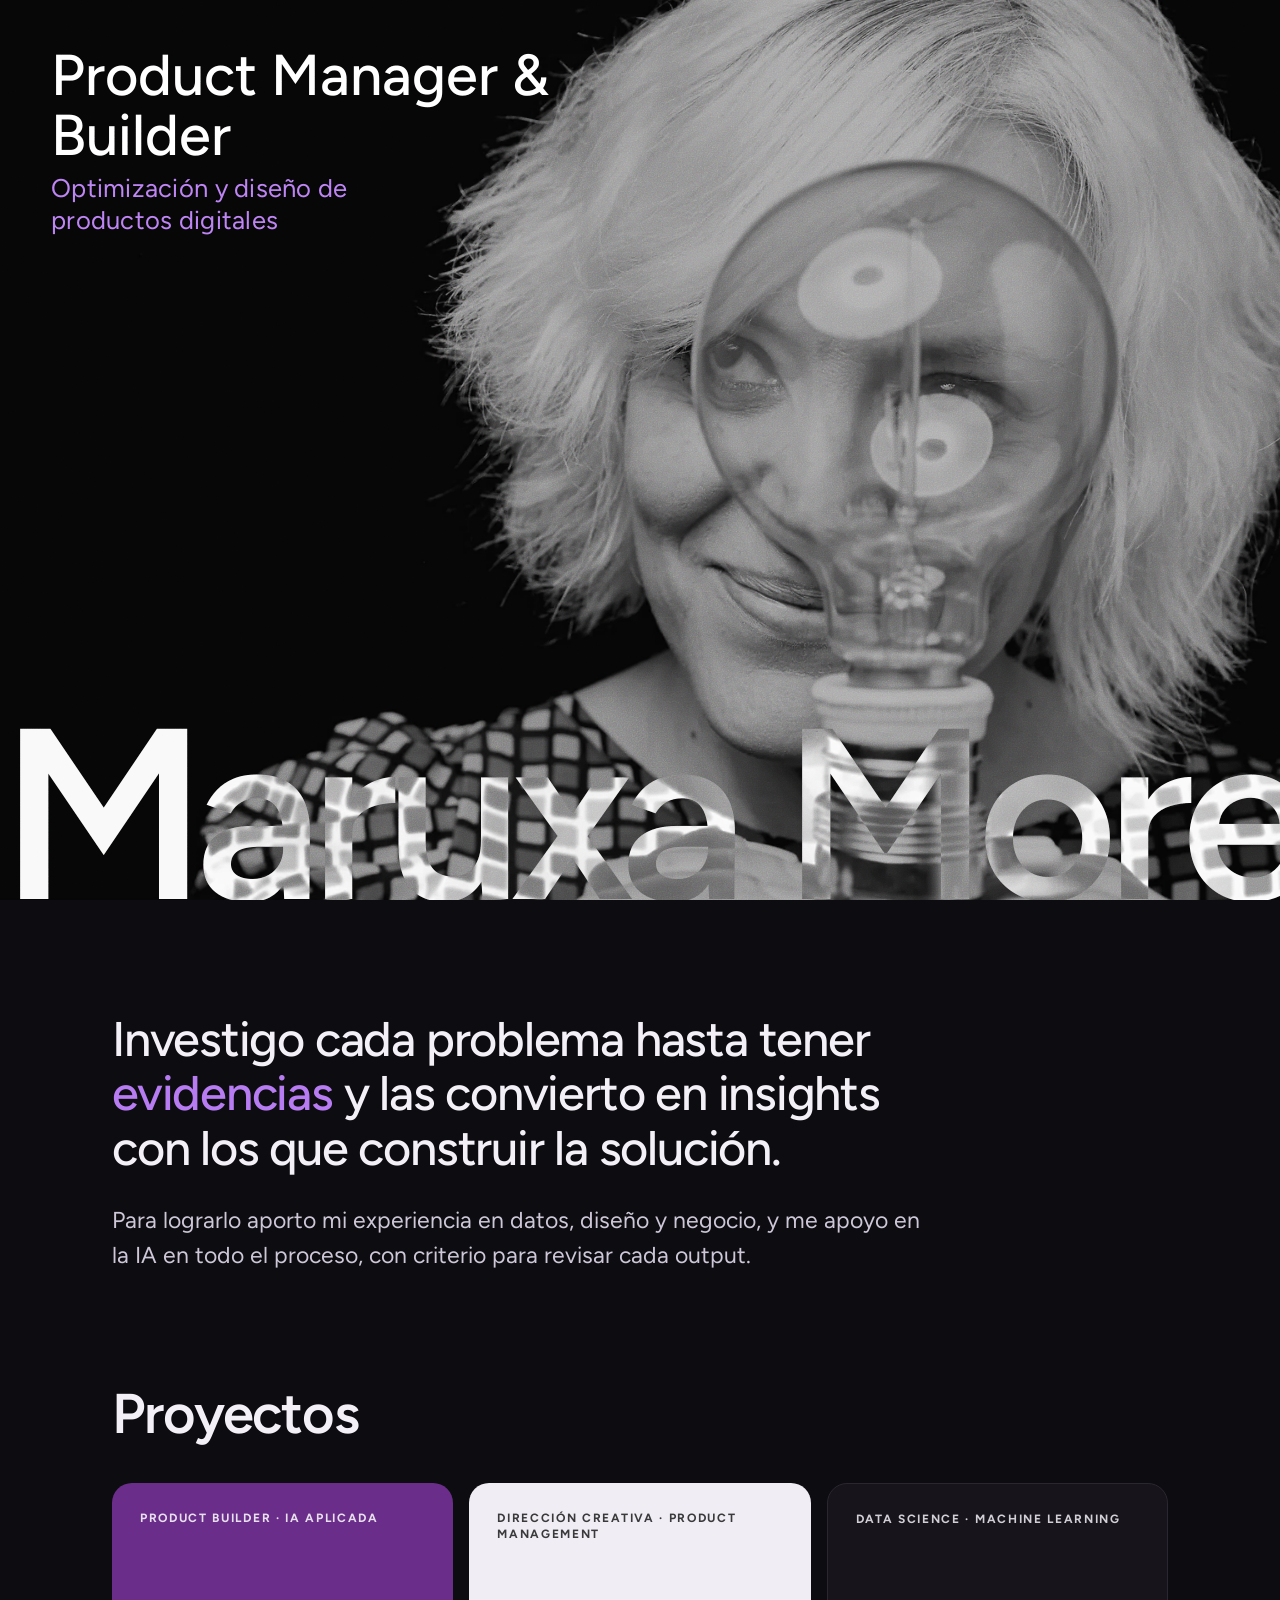
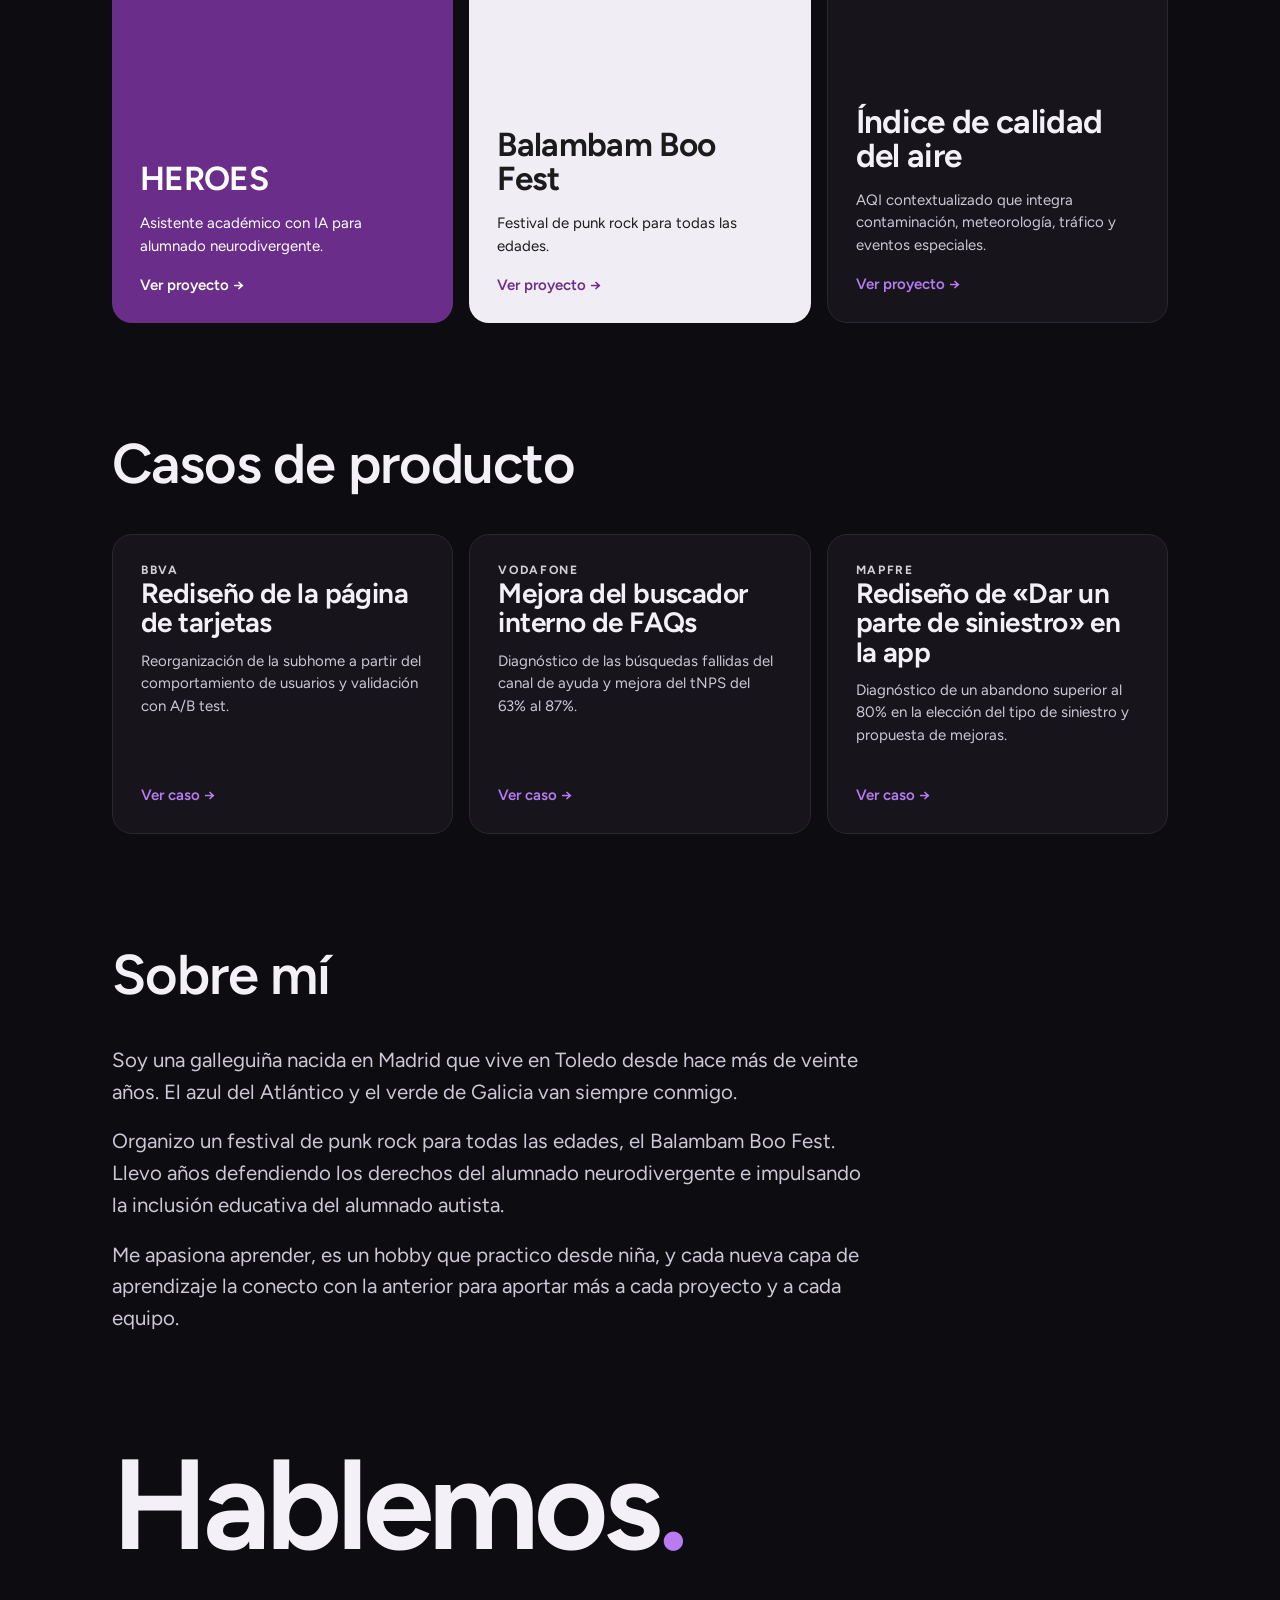
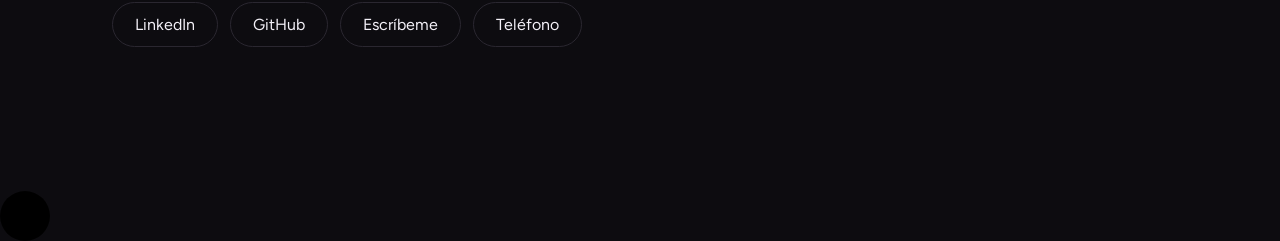
<file: index.html>
<!DOCTYPE html>
<html lang="es">
 <head>
  <meta charset="utf-8" />
  <meta http-equiv="X-UA-Compatible" content="IE=edge" />
  <meta name="viewport" content="width=device-width, initial-scale=1" />

  <!-- Site Meta content -->
  <link rel="apple-touch-icon" sizes="76x76" href="img/apple-touch-icon.png" />
  <link rel="manifest" href="img/site.webmanifest" />
  <link rel="mask-icon" href="img/safari-pinned-tab.svg" color="#5bbad5" />
  <meta name="msapplication-TileColor" content="#da532c" />
  <meta name="theme-color" content="#0d0c10" />

  <meta name="description" content="Maruxa Moreira, Product Manager & Builder. Optimización y diseño de productos digitales." />
  <meta property="og:title" content="Maruxa Moreira | Product Manager & Builder" />
  <meta property="og:type" content="website" />
  <meta property="og:url" content="https://maruxamoreira.com" />
  <meta property="og:description" content="Maruxa Moreira, Product Manager & Builder. Optimización y diseño de productos digitales." />
  <meta property="og:image" content="https://maruxamoreira.com/img/Maruxa&Fer29-min.jpg" />

  <title>Maruxa Moreira | Product Manager &amp; Builder</title>
  <!-- Favicon Included -->
  <link
   rel="icon"
   type="image/png"
   sizes="32x32"
   href="img/favicon-32x32.png"
  />
  <link
   rel="icon"
   type="image/png"
   sizes="16x16"
   href="img/favicon-16x16.png"
  />
  <link rel="manifest" href="img/site.webmanifest" />
  <!-- Main Stylesheet Included -->
  <script>document.documentElement.classList.add("js");</script>
  <link rel="stylesheet" type="text/css" href="css/style.css?v=home6" />
 </head>

 <body class="home">
  <!-- Header Section -->
  <header></header>
  <!-- Body Section -->
  <main>
   <section class="hero">
    <div class="hero-section">
     <div class="image_container">
      <div class="header-section">
       <div class="title-wrapper-hero">
        <p class="header-element-subtitle-hero">
         Product Manager &amp;<br>Builder
         <span class="header-element-role-tagline">Optimización y diseño de productos digitales</span>
        </p>
        <h1 class="header-element-title-hero">
         <span class="marquee-track">
          <span class="marquee-item">Maruxa Moreira&nbsp;·&nbsp;</span>
          <span class="marquee-item" aria-hidden="true">Maruxa Moreira&nbsp;·&nbsp;</span>
         </span>
        </h1>
       </div>
      </div>
      <img
       src="img/hero-1600.webp"
       srcset="img/hero-1200.webp 1200w, img/hero-1600.webp 1600w, img/hero-2400.webp 2400w"
       sizes="max(100vw, 150vh)"
       width="2400"
       height="1600"
       fetchpriority="high"
       decoding="async"
       alt="Retrato de Maruxa Moreira"
      />
      <svg class="hero-grain" aria-hidden="true" focusable="false">
       <filter id="hero-grain">
        <feTurbulence type="fractalNoise" baseFrequency="0.8" numOctaves="4" stitchTiles="stitch" />
       </filter>
       <rect width="100%" height="100%" filter="url(#hero-grain)" />
      </svg>
     </div>
    </div>
   </section>

   <section class="home-section home-intro">
    <div class="home-wrap">
     <h2 class="home-statement">Investigo cada problema hasta tener <em>evidencias</em> y las convierto en insights con los que construir la solución.</h2>
     <p class="home-support">Para lograrlo aporto mi experiencia en datos, diseño y negocio, y me apoyo en la IA en todo el proceso, con criterio para revisar cada output.</p>
     <a class="home-cv-btn" href="img/PM_CV_Maruxa Moreira.pdf" target="_blank" rel="noopener noreferrer" aria-label="Descargar CV en PDF" hidden>Descargar CV →</a>
    </div>
   </section>

   <section class="home-section home-projects">
    <div class="home-wrap">
     <h2 class="home-h2">Proyectos</h2>
     <div class="home-project-cards">
      <a class="home-project-card home-project-card--heroes" href="heroes.html">
       <span class="home-project-tags">Product Builder · IA Aplicada</span>
       <div class="home-project-body">
        <h3 class="home-project-title">HEROES</h3>
        <p class="home-project-desc">Asistente académico con IA para alumnado neurodivergente.</p>
        <span class="home-project-more">Ver proyecto →</span>
       </div>
      </a>
      <a class="home-project-card home-project-card--balambam" href="https://balambamboofest.com/" target="_blank" rel="noopener noreferrer">
       <span class="home-project-tags">Dirección creativa · Product Management</span>
       <div class="home-project-body">
        <h3 class="home-project-title">Balambam Boo Fest</h3>
        <p class="home-project-desc">Festival de punk rock para todas las edades.</p>
        <span class="home-project-more">Ver proyecto →</span>
       </div>
      </a>
      <a class="home-project-card home-project-card--aqi" href="immune.html">
       <span class="home-project-tags">Data Science · Machine Learning</span>
       <div class="home-project-body">
        <h3 class="home-project-title">Índice de calidad del aire</h3>
        <p class="home-project-desc">AQI contextualizado que integra contaminación, meteorología, tráfico y eventos especiales.</p>
        <span class="home-project-more">Ver proyecto →</span>
       </div>
      </a>
     </div>
    </div>
   </section>

   <section class="home-section home-cases" id="casos">
    <div class="home-wrap">
     <h2 class="home-h2">Casos de producto</h2>
     <div class="home-case-cards success-cases-grid">
      <a class="home-case-card success-cases-card" href="bbva.html">
       <span class="home-project-tags">BBVA</span>
       <div class="home-case-body">
        <h3 class="home-case-title">Rediseño de la página de tarjetas</h3>
        <p class="home-case-text">Reorganización de la subhome a partir del comportamiento de usuarios y validación con A/B test.</p>
        <span class="home-case-more">Ver caso →</span>
       </div>
      </a>
      <a class="home-case-card success-cases-card" href="vodafone.html">
       <span class="home-project-tags">VODAFONE</span>
       <div class="home-case-body">
        <h3 class="home-case-title">Mejora del buscador interno de FAQs</h3>
        <p class="home-case-text">Diagnóstico de las búsquedas fallidas del canal de ayuda y mejora del tNPS del 63% al 87%.</p>
        <span class="home-case-more">Ver caso →</span>
       </div>
      </a>
      <a class="home-case-card success-cases-card" href="mapfre.html">
       <span class="home-project-tags">MAPFRE</span>
       <div class="home-case-body">
        <h3 class="home-case-title">Rediseño de «Dar un parte de siniestro» en la app</h3>
        <p class="home-case-text">Diagnóstico de un abandono superior al 80% en la elección del tipo de siniestro y propuesta de mejoras.</p>
        <span class="home-case-more">Ver caso →</span>
       </div>
      </a>
     </div>
    </div>
   </section>

   <section class="home-section home-about">
    <div class="home-wrap">
     <h2 class="home-h2">Sobre mí</h2>
     <div class="home-about-copy">
      <p>Soy una galleguiña nacida en Madrid que vive en Toledo desde hace más de veinte años. El azul del Atlántico y el verde de Galicia van siempre conmigo.</p>
      <p>Organizo un festival de punk rock para todas las edades, el Balambam Boo Fest. Llevo años defendiendo los derechos del alumnado neurodivergente e impulsando la inclusión educativa del alumnado autista.</p>
      <p>Me apasiona aprender, es un hobby que practico desde niña, y cada nueva capa de aprendizaje la conecto con la anterior para aportar más a cada proyecto y a cada equipo.</p>
     </div>
    </div>
   </section>

   <section class="home-section home-contact">
    <div class="home-wrap">
     <h2 class="home-contact-title">Hablemos<span class="home-contact-dot">.</span></h2>
     <div class="home-links">
      <a
       href="https://www.linkedin.com/in/maruxamoreira/"
       target="_blank"
       rel="noopener noreferrer"
      >LinkedIn</a>
      <a
       href="https://github.com/marusheena/Calidad-del-Aire-en-Madrid"
       target="_blank"
       rel="noopener noreferrer"
      >GitHub</a>
      <a
       href="mailto:maruxamoreira@gmail.com"
       target="_blank"
       rel="noopener noreferrer"
      >Escríbeme</a>
      <a href="tel:692694191" target="_blank" rel="noopener noreferrer">Teléfono</a>
      <a href="img/PM_CV_Maruxa Moreira.pdf" target="_blank" rel="noopener noreferrer" aria-label="Descargar CV en PDF" hidden>Descargar CV</a>
     </div>
    </div>
   </section>
  </main>
  <!-- Footer Section -->
  <footer>
  </footer>
  <!-- Custom Js Included -->
  <div class="cursor"></div>
  <script src="js/custom.js?v=hero2"></script>
 </body>
</html>
</file>
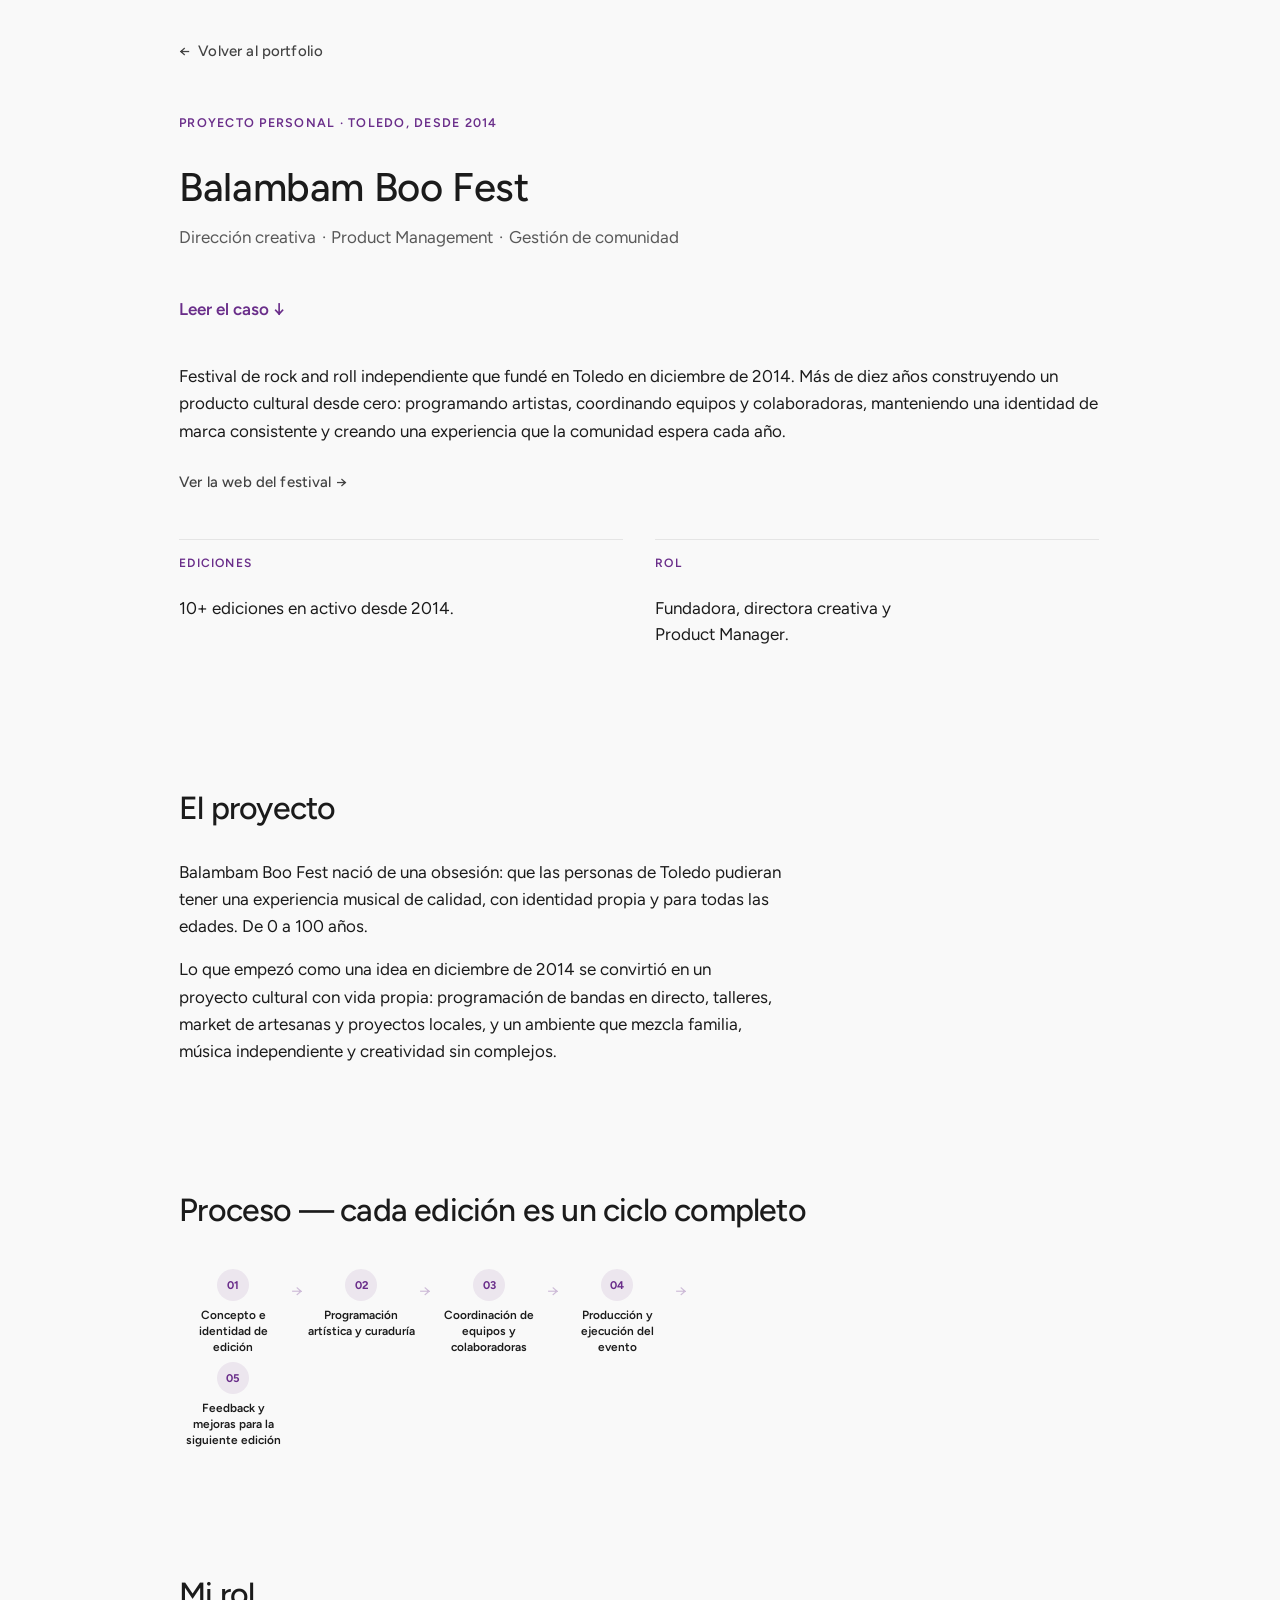
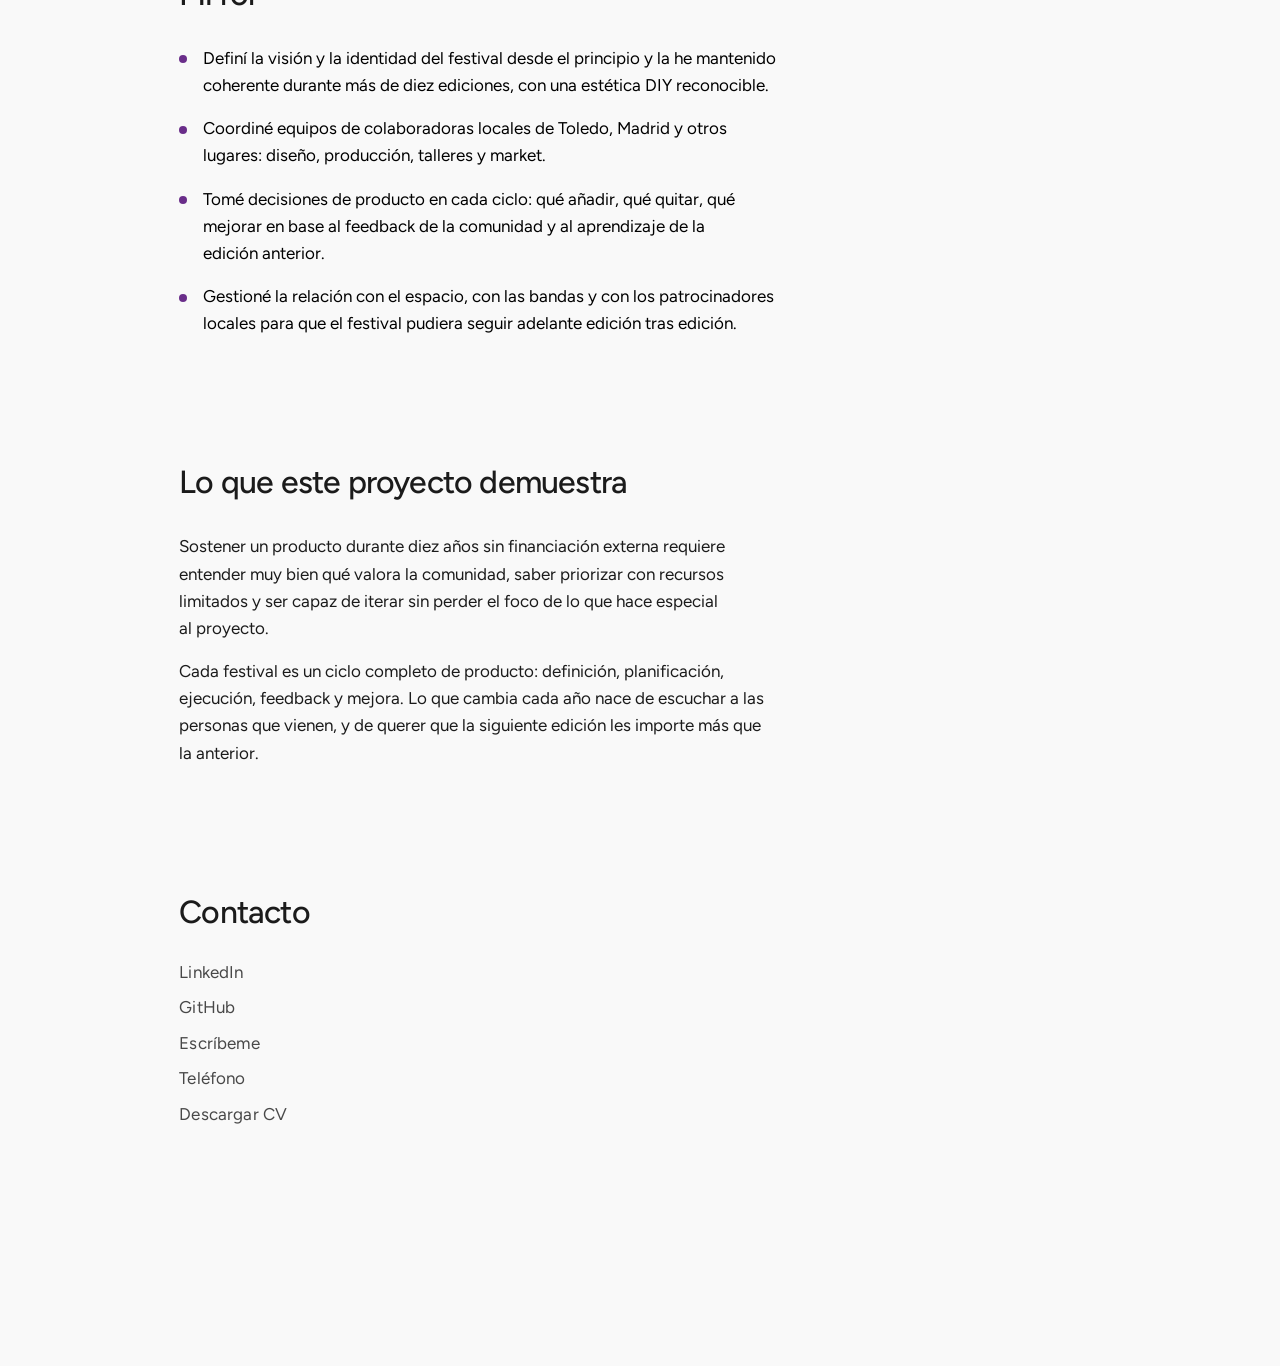
<file: balambam.html>
<!DOCTYPE html>
<html lang="es">
 <head>
  <meta charset="utf-8" />
  <meta http-equiv="X-UA-Compatible" content="IE=edge" />
  <meta name="viewport" content="width=device-width, initial-scale=1" />
  <link rel="apple-touch-icon" sizes="76x76" href="img/apple-touch-icon.png" />
  <link rel="manifest" href="img/site.webmanifest" />
  <link rel="mask-icon" href="img/safari-pinned-tab.svg" color="#5bbad5" />
  <meta name="msapplication-TileColor" content="#da532c" />
  <meta name="theme-color" content="#ffffff" />
  <meta
   name="description"
   content="Balambam Boo Fest — Festival de rock and roll independiente fundado en Toledo en 2014. Diez años de product management cultural desde cero."
  />
  <meta
   property="og:title"
   content="Balambam Boo Fest | Maruxa Moreira"
  />
  <meta property="og:type" content="website" />
  <meta property="og:url" content="balambam.html" />
  <meta
   property="og:description"
   content="Diez años construyendo un festival de rock and roll independiente en Toledo. Dirección creativa, gestión de comunidad y product management."
  />
  <meta property="og:image" content="Maruxa Moreira | Portfolio" />
  <title>Balambam Boo Fest | Maruxa Moreira</title>
  <link
   rel="icon"
   type="image/png"
   sizes="32x32"
   href="img/favicon-32x32.png"
  />
  <link
   rel="icon"
   type="image/png"
   sizes="16x16"
   href="img/favicon-16x16.png"
  />
  <link rel="manifest" href="img/site.webmanifest" />
  <link rel="stylesheet" type="text/css" href="css/style.css?v=cases1" />
 </head>
 <body>
  <header></header>
  <main class="case-page case-page-project">
   <section class="case-study hr">
    <a class="case-study-back" href="index.html">Volver al portfolio</a>
    <div class="hr-hero hr-hero--solo">
     <div class="hr-hero-copy">
      <p class="hr-name">Proyecto personal · Toledo, desde 2014</p>
      <h1 class="hr-headline">Balambam Boo Fest</h1>

            <div class="hr-tags-wrap">
       <p class="hr-tags"><span>Dirección creativa</span><span>Product Management</span><span>Gestión de comunidad</span></p>
      </div>
      <p class="hr-hook"><a href="#caso">Leer el caso <span aria-hidden="true">↓</span></a></p>
     <p class="hr-text hr-lead">Festival de rock and roll independiente que fundé en Toledo en diciembre de 2014. Más de diez años construyendo un producto cultural desde cero: programando artistas, coordinando equipos y colaboradoras, manteniendo una identidad de marca consistente y creando una experiencia que la comunidad espera cada año.</p>
      <div class="case-study-resource-links">
       <a
        class="case-study-resource-link"
        href="https://balambamboofest.com/"
        target="_blank"
        rel="noopener noreferrer"
       >
        Ver la web del festival →
       </a>
      </div>
      <div class="hr-highlights">
       <div class="hr-highlight">
        <p class="hr-highlight-label">Ediciones</p>
        <p class="hr-highlight-text">
         10+ ediciones en activo desde 2014.
        </p>
       </div>
       <div class="hr-highlight" hidden>
        <p class="hr-highlight-label">Comunidad</p>
        <p class="hr-highlight-text">
         400 asistentes por edición en Terraza Summerland.
        </p>
       </div>
       <div class="hr-highlight">
        <p class="hr-highlight-label">Rol</p>
        <p class="hr-highlight-text">
         Fundadora, directora creativa y Product Manager.
        </p>
       </div>
      </div>
     </div>
    </div>
    <div class="hr-body" id="caso">
     <section class="hr-section">
      <h2 class="hr-h2">El proyecto</h2>
      <p>
       Balambam Boo Fest nació de una obsesión: que las personas de Toledo pudieran tener una experiencia musical de calidad, con identidad propia y para todas las edades. De 0 a 100 años.
      </p>
      <p>
       Lo que empezó como una idea en diciembre de 2014 se convirtió en un proyecto cultural con vida propia: programación de bandas en directo, talleres, market de artesanas y proyectos locales, y un ambiente que mezcla familia, música independiente y creatividad sin complejos.
      </p>
     </section>
     <section class="hr-section">
      <h2 class="hr-h2">Proceso — cada edición es un ciclo completo</h2>
      <div class="process-flow">
       <div class="process-step">
        <span class="process-step-num">01</span>
        <span class="process-step-label">Concepto e identidad de edición</span>
       </div>
       <span class="process-arrow" aria-hidden="true">→</span>
       <div class="process-step">
        <span class="process-step-num">02</span>
        <span class="process-step-label">Programación artística y curaduría</span>
       </div>
       <span class="process-arrow" aria-hidden="true">→</span>
       <div class="process-step">
        <span class="process-step-num">03</span>
        <span class="process-step-label">Coordinación de equipos y colaboradoras</span>
       </div>
       <span class="process-arrow" aria-hidden="true">→</span>
       <div class="process-step">
        <span class="process-step-num">04</span>
        <span class="process-step-label">Producción y ejecución del evento</span>
       </div>
       <span class="process-arrow" aria-hidden="true">→</span>
       <div class="process-step">
        <span class="process-step-num">05</span>
        <span class="process-step-label">Feedback y mejoras para la siguiente edición</span>
       </div>
      </div>
     </section>
     <section class="hr-section">
      <h2 class="hr-h2">Mi rol</h2>
      <ul class="hr-list">
       <li>
        Definí la visión y la identidad del festival desde el principio y la he mantenido coherente durante más de diez ediciones, con una estética DIY reconocible.
       </li>
       <li hidden>
        Gestioné la programación musical completa: selección de artistas, negociación de condiciones, comunicación y coordinación técnica en cada edición.
       </li>
       <li>
        Coordiné equipos de colaboradoras locales de Toledo, Madrid y otros lugares: diseño, producción, talleres y market.
       </li>
       <li>
        Tomé decisiones de producto en cada ciclo: qué añadir, qué quitar, qué mejorar en base al feedback de la comunidad y al aprendizaje de la edición anterior.
       </li>
       <li>
        Gestioné la relación con el espacio, con las bandas y con los patrocinadores locales para que el festival pudiera seguir adelante edición tras edición.
       </li>
      </ul>
     </section>
     <section class="hr-section">
      <h2 class="hr-h2">Lo que este proyecto demuestra</h2>
      <p>
       Sostener un producto durante diez años sin financiación externa requiere entender muy bien qué valora la comunidad, saber priorizar con recursos limitados y ser capaz de iterar sin perder el foco de lo que hace especial al proyecto.
      </p>
      <p>
       Cada festival es un ciclo completo de producto: definición, planificación, ejecución, feedback y mejora. Lo que cambia cada año nace de escuchar a las personas que vienen, y de querer que la siguiente edición les importe más que la anterior.
      </p>
      <blockquote class="hr-learned" hidden>
       "Al final de cada edición, hay músicos que me dan las gracias porque es la primera vez que sus hijos les ven tocar en directo."
      </blockquote>
     </section>
    </div>
   </section>
   <section class="contact case-study-contact hr hr-contact">
    <h2 class="hr-h2">Contacto</h2>
    <div class="socials">
     <a
      href="https://www.linkedin.com/in/maruxamoreira/"
      target="_blank"
      rel="noopener noreferrer"
     >
      <p class="socials-title">LinkedIn<span class="hr-sr"> (se abre en una pestaña nueva)</span></p>
     </a>
     <a
      href="https://github.com/marusheena/Calidad-del-Aire-en-Madrid"
      target="_blank"
      rel="noopener noreferrer"
     >
      <p class="socials-title">GitHub<span class="hr-sr"> (se abre en una pestaña nueva)</span></p>
     </a>
     <a
      href="mailto:maruxamoreira@gmail.com"
      target="_blank"
      rel="noopener noreferrer"
     >
      <p class="socials-title">Escríbeme</p>
     </a>
     <a href="tel:692694191" target="_blank" rel="noopener noreferrer">
      <p class="socials-title">Teléfono</p>
     </a>
     <a href="img/PM_CV_Maruxa Moreira.pdf" target="_blank" rel="noopener noreferrer" aria-label="Descargar CV en PDF (se abre en una pestaña nueva)">
      <p class="socials-title">Descargar CV</p>
     </a>
    </div>
   </section>
  </main>
  <script src="js/custom.js"></script>
 </body>
</html>
</file>
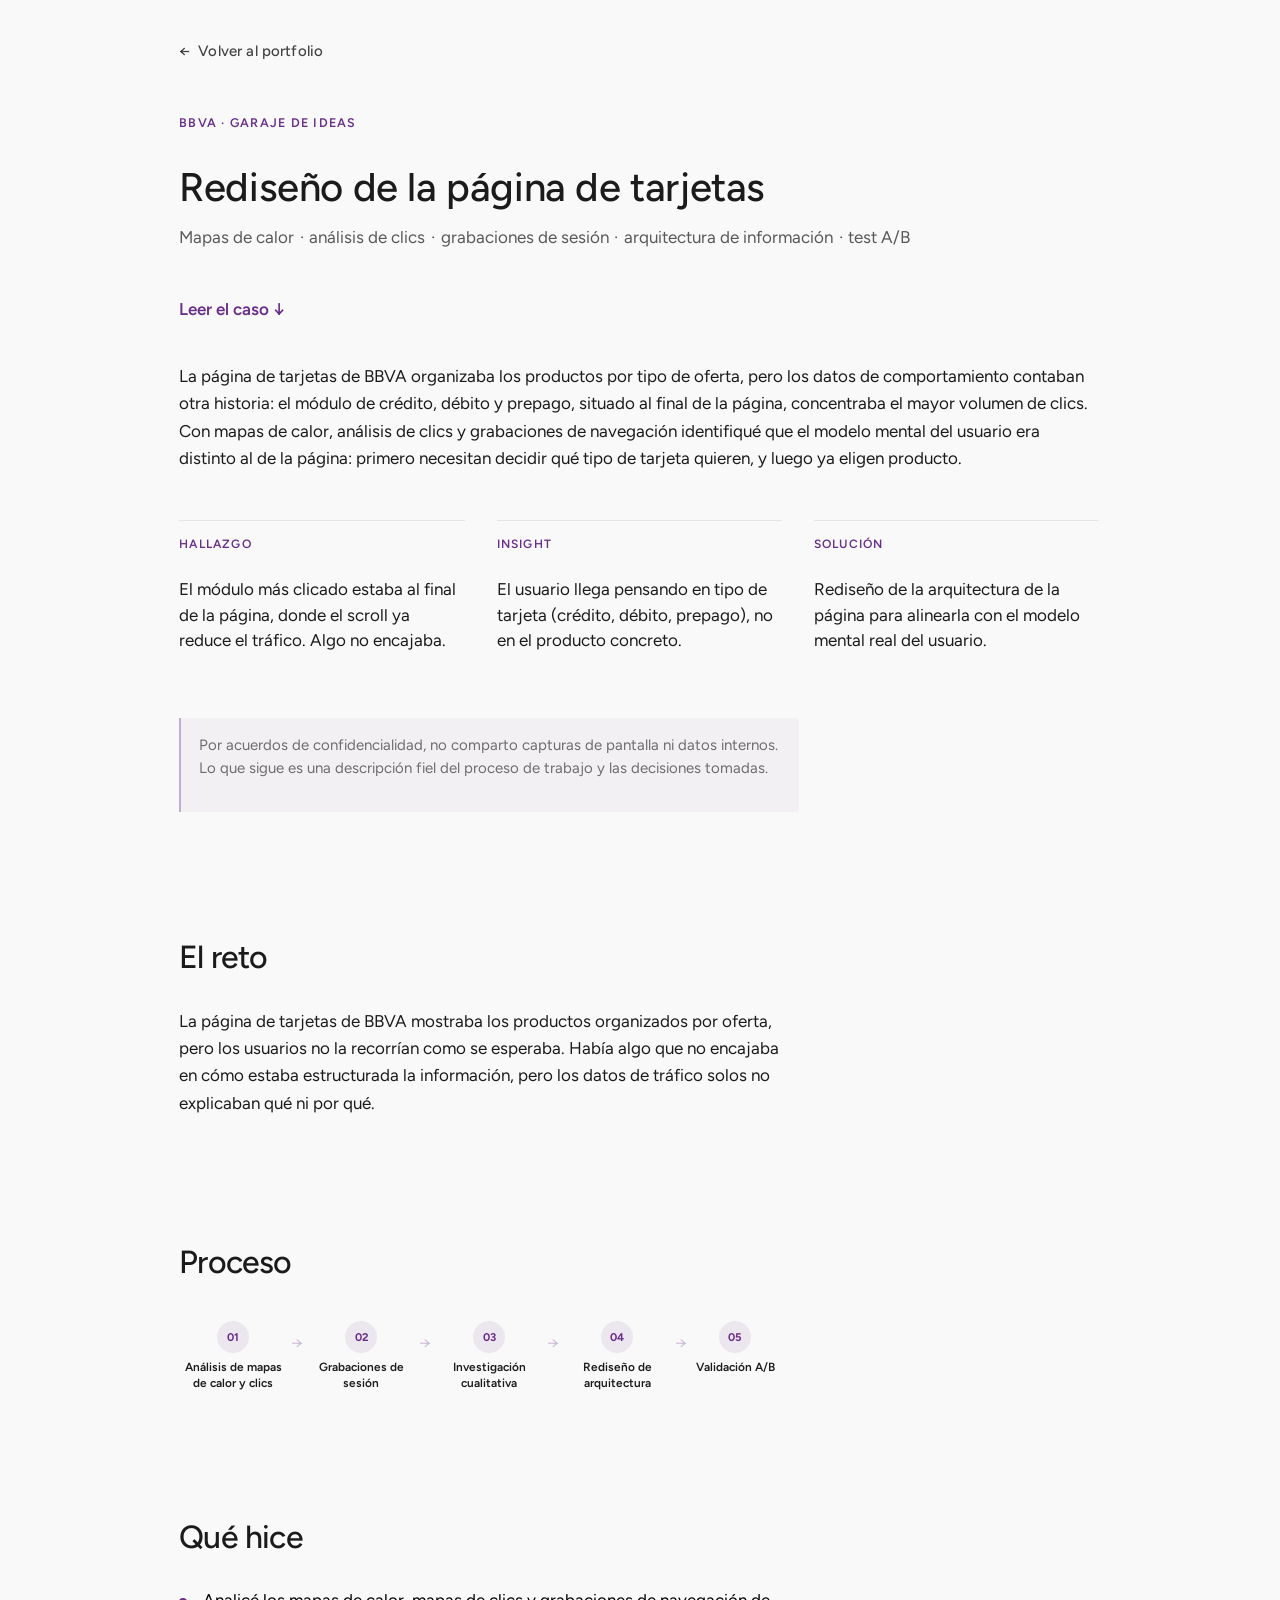
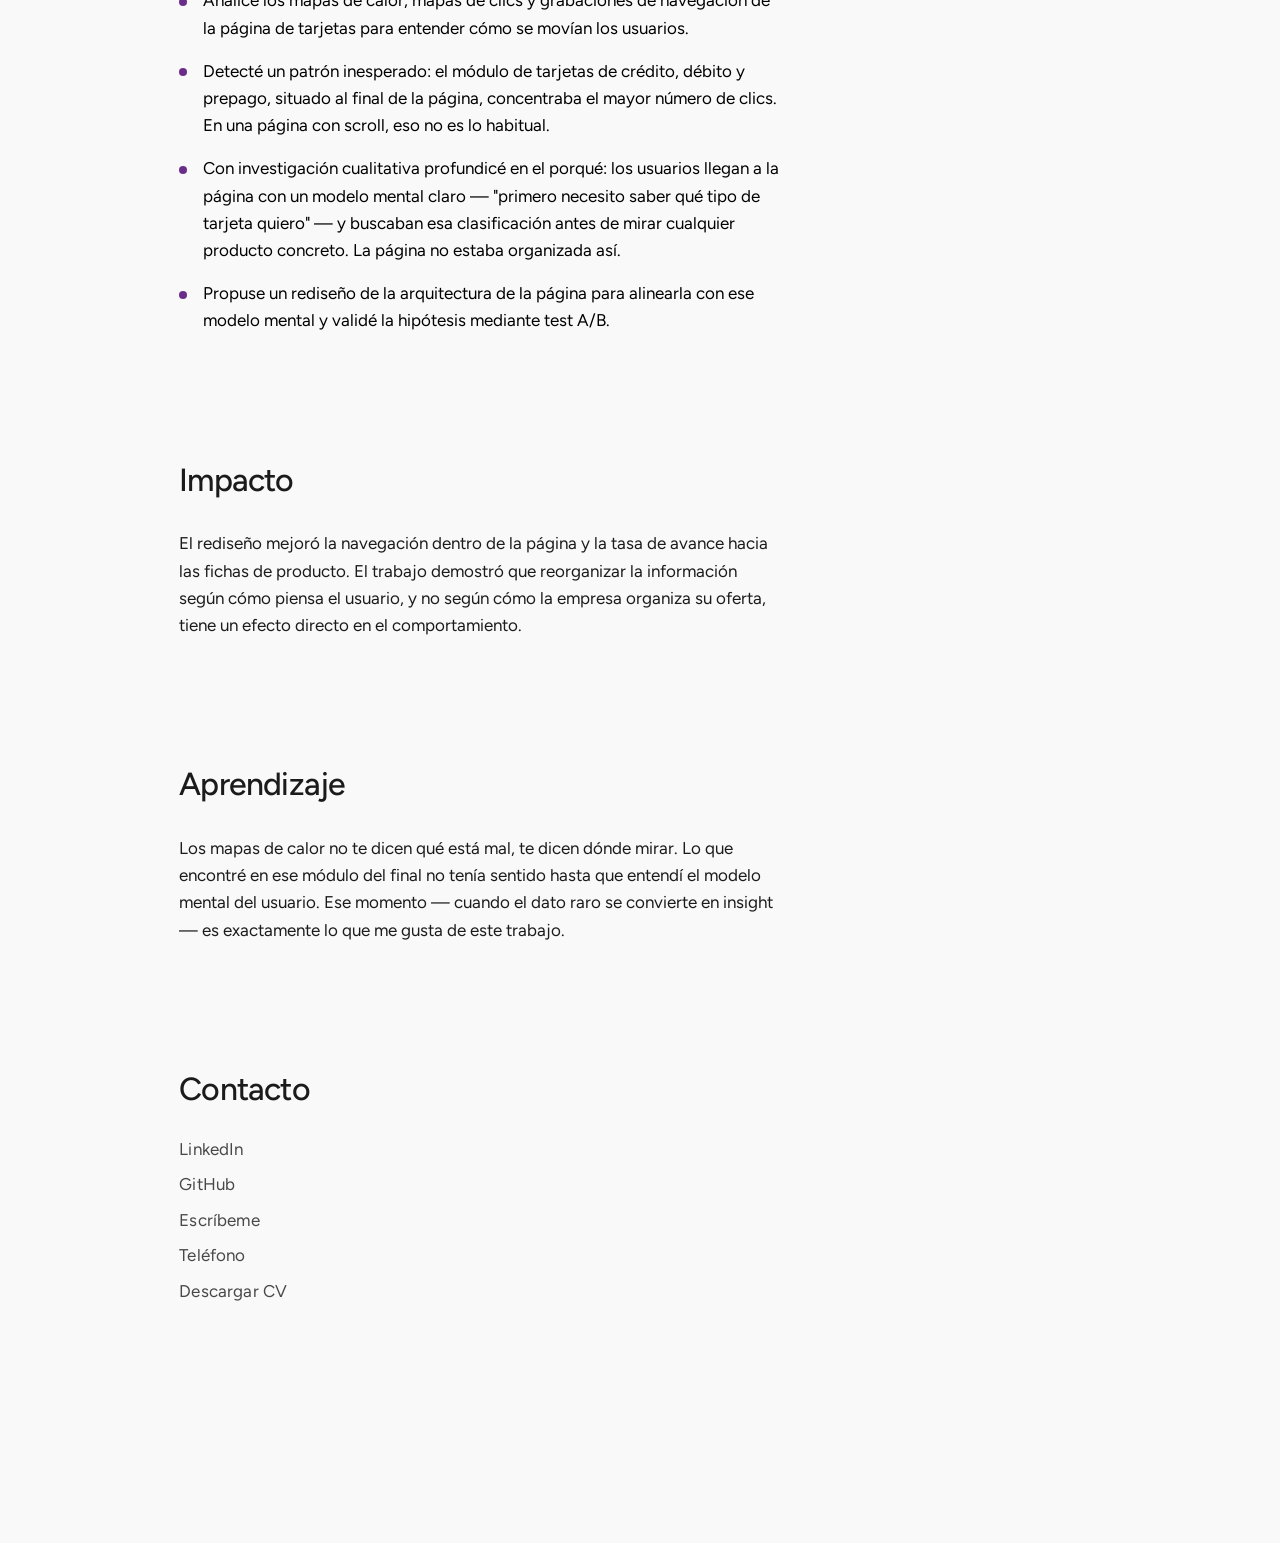
<file: bbva.html>
<!DOCTYPE html>
<html lang="es">
 <head>
  <meta charset="utf-8" />
  <meta http-equiv="X-UA-Compatible" content="IE=edge" />
  <meta name="viewport" content="width=device-width, initial-scale=1" />
  <link rel="apple-touch-icon" sizes="76x76" href="img/apple-touch-icon.png" />
  <link rel="manifest" href="img/site.webmanifest" />
  <link rel="mask-icon" href="img/safari-pinned-tab.svg" color="#5bbad5" />
  <meta name="msapplication-TileColor" content="#da532c" />
  <meta name="theme-color" content="#ffffff" />
  <meta
   name="description"
   content="BBVA | Optimización del funnel de contratación de tarjetas. Análisis de comportamiento, research cualitativo y test A/B."
  />
  <meta property="og:title" content="BBVA | Maruxa Moreira" />
  <meta property="og:type" content="website" />
  <meta property="og:url" content="bbva.html" />
  <meta
   property="og:description"
   content="Optimización del funnel de contratación de tarjetas en BBVA"
  />
  <meta property="og:image" content="Maruxa Moreira | Portfolio" />
  <title>BBVA | Rediseño de la página de tarjetas | Maruxa Moreira</title>
  <link
   rel="icon"
   type="image/png"
   sizes="32x32"
   href="img/favicon-32x32.png"
  />
  <link
   rel="icon"
   type="image/png"
   sizes="16x16"
   href="img/favicon-16x16.png"
  />
  <link rel="manifest" href="img/site.webmanifest" />
  <link rel="stylesheet" type="text/css" href="css/style.css?v=cases1" />
 </head>
 <body>
  <header></header>
  <main class="case-page case-page-project">
   <section class="case-study hr">
    <a class="case-study-back" href="index.html">Volver al portfolio</a>
    <div class="hr-hero hr-hero--solo">
     <div class="hr-hero-copy">
      <p class="hr-name">BBVA · Garaje de Ideas</p>
      <h1 class="hr-headline">Rediseño de la página de tarjetas</h1>

            <div class="hr-tags-wrap">
       <p class="hr-tags"><span>Mapas de calor</span><span>análisis de clics</span><span>grabaciones de sesión</span><span>arquitectura de información</span><span>test A/B</span></p>
      </div>
      <p class="hr-hook"><a href="#caso">Leer el caso <span aria-hidden="true">↓</span></a></p>
     <p class="hr-text hr-lead">La página de tarjetas de BBVA organizaba los productos por tipo de oferta, pero los datos de comportamiento contaban otra historia: el módulo de crédito, débito y prepago, situado al final de la página, concentraba el mayor volumen de clics. Con mapas de calor, análisis de clics y grabaciones de navegación identifiqué que el modelo mental del usuario era distinto al de la página: primero necesitan decidir qué tipo de tarjeta quieren, y luego ya eligen producto.</p>
      <div class="hr-highlights">
       <div class="hr-highlight">
        <p class="hr-highlight-label">Hallazgo</p>
        <p class="hr-highlight-text">
         El módulo más clicado estaba al final de la página, donde el scroll ya reduce el tráfico. Algo no encajaba.
        </p>
       </div>
       <div class="hr-highlight">
        <p class="hr-highlight-label">Insight</p>
        <p class="hr-highlight-text">
         El usuario llega pensando en tipo de tarjeta (crédito, débito, prepago), no en el producto concreto.
        </p>
       </div>
       <div class="hr-highlight">
        <p class="hr-highlight-label">Solución</p>
        <p class="hr-highlight-text">
         Rediseño de la arquitectura de la página para alinearla con el modelo mental real del usuario.
        </p>
       </div>
      </div>
     </div>
    </div>
    <div class="hr-note">
     <p>Por acuerdos de confidencialidad, no comparto capturas de pantalla ni datos internos. Lo que sigue es una descripción fiel del proceso de trabajo y las decisiones tomadas.</p>
    </div>
    <div class="hr-body" id="caso">
     <section class="hr-section">
      <h2 class="hr-h2">El reto</h2>
      <p>
       La página de tarjetas de BBVA mostraba los productos organizados por oferta, pero los usuarios no la recorrían como se esperaba. Había algo que no encajaba en cómo estaba estructurada la información, pero los datos de tráfico solos no explicaban qué ni por qué.
      </p>
     </section>
     <section class="hr-section">
      <h2 class="hr-h2">Proceso</h2>
      <div class="process-flow">
       <div class="process-step">
        <span class="process-step-num">01</span>
        <span class="process-step-label">Análisis de mapas de calor y clics</span>
       </div>
       <span class="process-arrow" aria-hidden="true">→</span>
       <div class="process-step">
        <span class="process-step-num">02</span>
        <span class="process-step-label">Grabaciones de sesión</span>
       </div>
       <span class="process-arrow" aria-hidden="true">→</span>
       <div class="process-step">
        <span class="process-step-num">03</span>
        <span class="process-step-label">Investigación cualitativa</span>
       </div>
       <span class="process-arrow" aria-hidden="true">→</span>
       <div class="process-step">
        <span class="process-step-num">04</span>
        <span class="process-step-label">Rediseño de arquitectura</span>
       </div>
       <span class="process-arrow" aria-hidden="true">→</span>
       <div class="process-step">
        <span class="process-step-num">05</span>
        <span class="process-step-label">Validación A/B</span>
       </div>
      </div>
     </section>
     <section class="hr-section">
      <h2 class="hr-h2">Qué hice</h2>
      <ul class="hr-list">
       <li>
        Analicé los mapas de calor, mapas de clics y grabaciones de navegación de la página de tarjetas para entender cómo se movían los usuarios.
       </li>
       <li>
        Detecté un patrón inesperado: el módulo de tarjetas de crédito, débito y prepago, situado al final de la página, concentraba el mayor número de clics. En una página con scroll, eso no es lo habitual.
       </li>
       <li>
        Con investigación cualitativa profundicé en el porqué: los usuarios llegan a la página con un modelo mental claro — "primero necesito saber qué tipo de tarjeta quiero" — y buscaban esa clasificación antes de mirar cualquier producto concreto. La página no estaba organizada así.
       </li>
       <li>
        Propuse un rediseño de la arquitectura de la página para alinearla con ese modelo mental y validé la hipótesis mediante test A/B.
       </li>
      </ul>
     </section>
     <section class="hr-section">
      <h2 class="hr-h2">Impacto</h2>
      <p>
       El rediseño mejoró la navegación dentro de la página y la tasa de avance hacia las fichas de producto. El trabajo demostró que reorganizar la información según cómo piensa el usuario, y no según cómo la empresa organiza su oferta, tiene un efecto directo en el comportamiento.
      </p>
     </section>
     <section class="hr-section">
      <h2 class="hr-h2">Aprendizaje</h2>
      <p>
       Los mapas de calor no te dicen qué está mal, te dicen dónde mirar. Lo que encontré en ese módulo del final no tenía sentido hasta que entendí el modelo mental del usuario. Ese momento — cuando el dato raro se convierte en insight — es exactamente lo que me gusta de este trabajo.
      </p>
     </section>
    </div>
   </section>
   <section class="contact case-study-contact hr hr-contact">
    <h2 class="hr-h2">Contacto</h2>
    <div class="socials">
     <a
      href="https://www.linkedin.com/in/maruxamoreira/"
      target="_blank"
      rel="noopener noreferrer"
     >
      <p class="socials-title">LinkedIn<span class="hr-sr"> (se abre en una pestaña nueva)</span></p>
     </a>
     <a
      href="https://github.com/marusheena/Calidad-del-Aire-en-Madrid"
      target="_blank"
      rel="noopener noreferrer"
     >
      <p class="socials-title">GitHub<span class="hr-sr"> (se abre en una pestaña nueva)</span></p>
     </a>
     <a
      href="mailto:maruxamoreira@gmail.com"
      target="_blank"
      rel="noopener noreferrer"
     >
      <p class="socials-title">Escríbeme</p>
     </a>
     <a href="tel:692694191" target="_blank" rel="noopener noreferrer">
      <p class="socials-title">Teléfono</p>
     </a>
     <a href="img/PM_CV_Maruxa Moreira.pdf" target="_blank" rel="noopener noreferrer" aria-label="Descargar CV en PDF (se abre en una pestaña nueva)">
      <p class="socials-title">Descargar CV</p>
     </a>
    </div>
   </section>
  </main>
  <script src="js/custom.js"></script>
 </body>
</html>
</file>
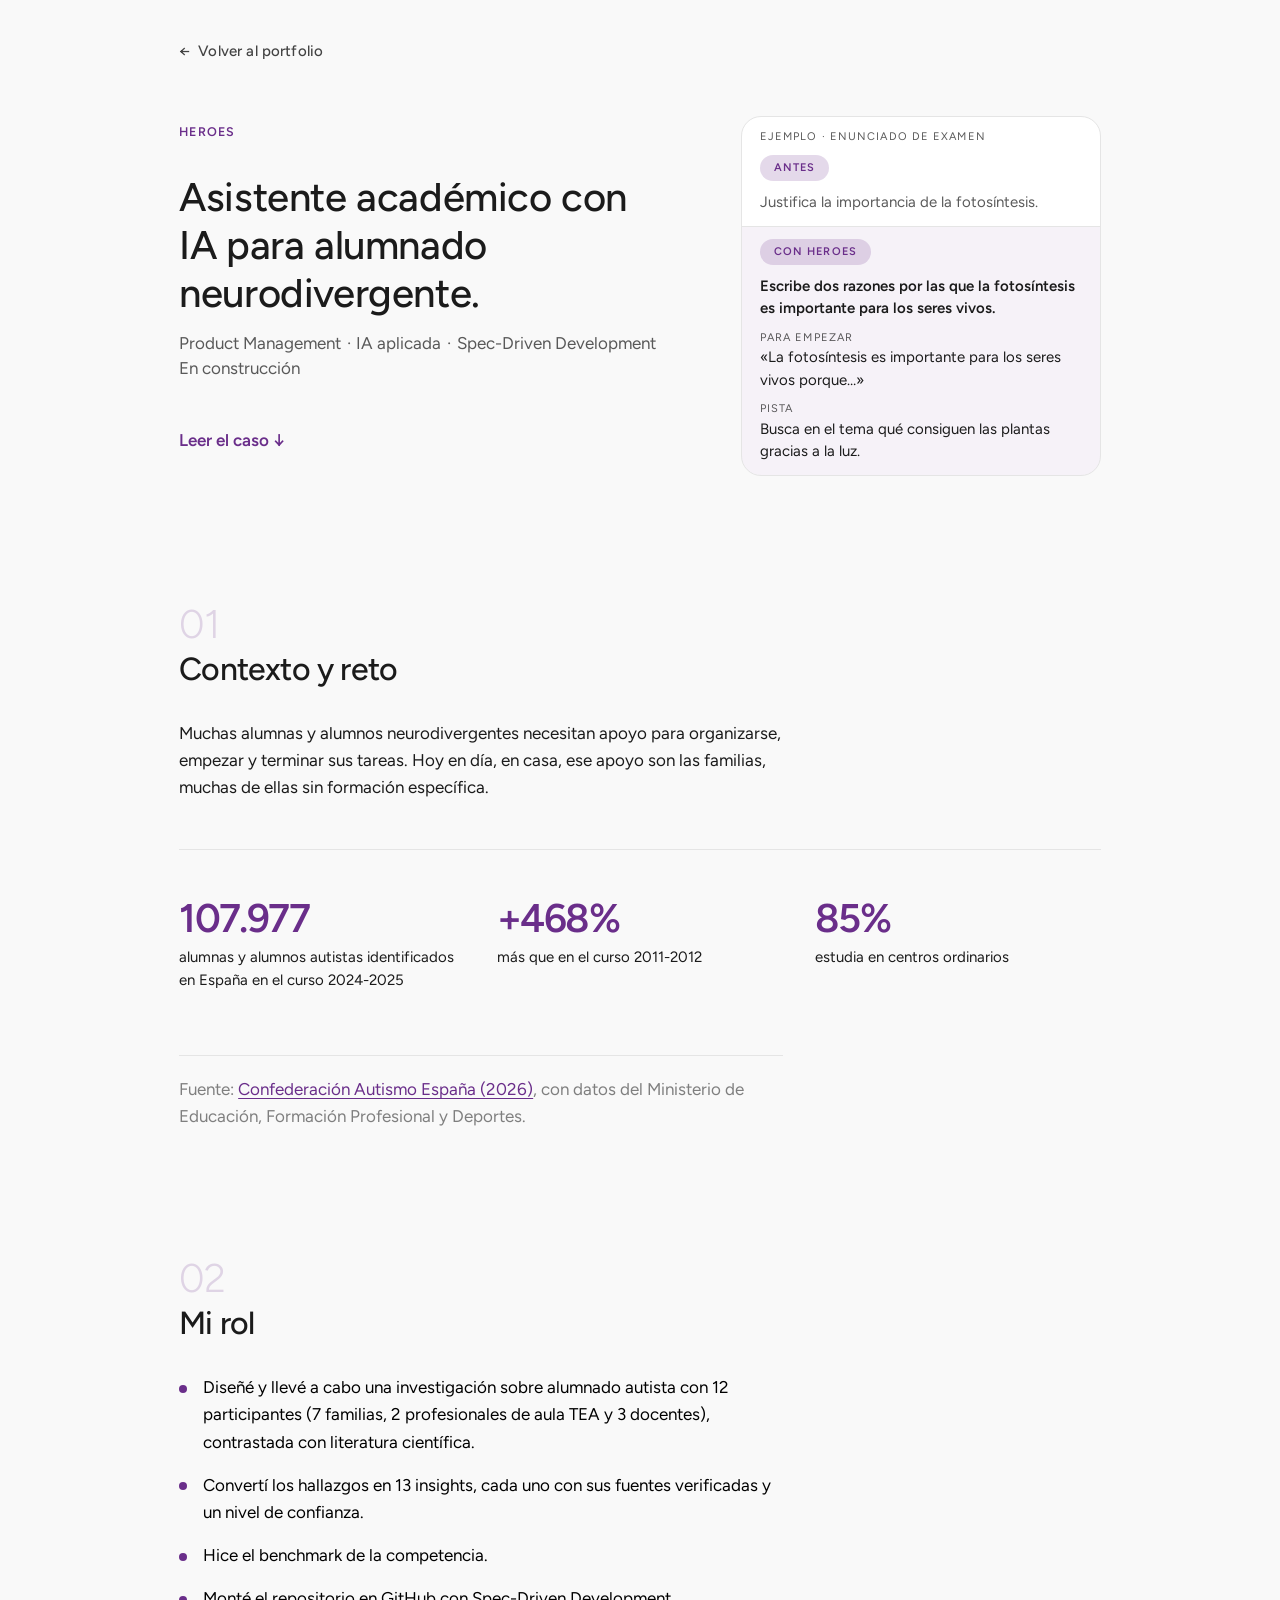
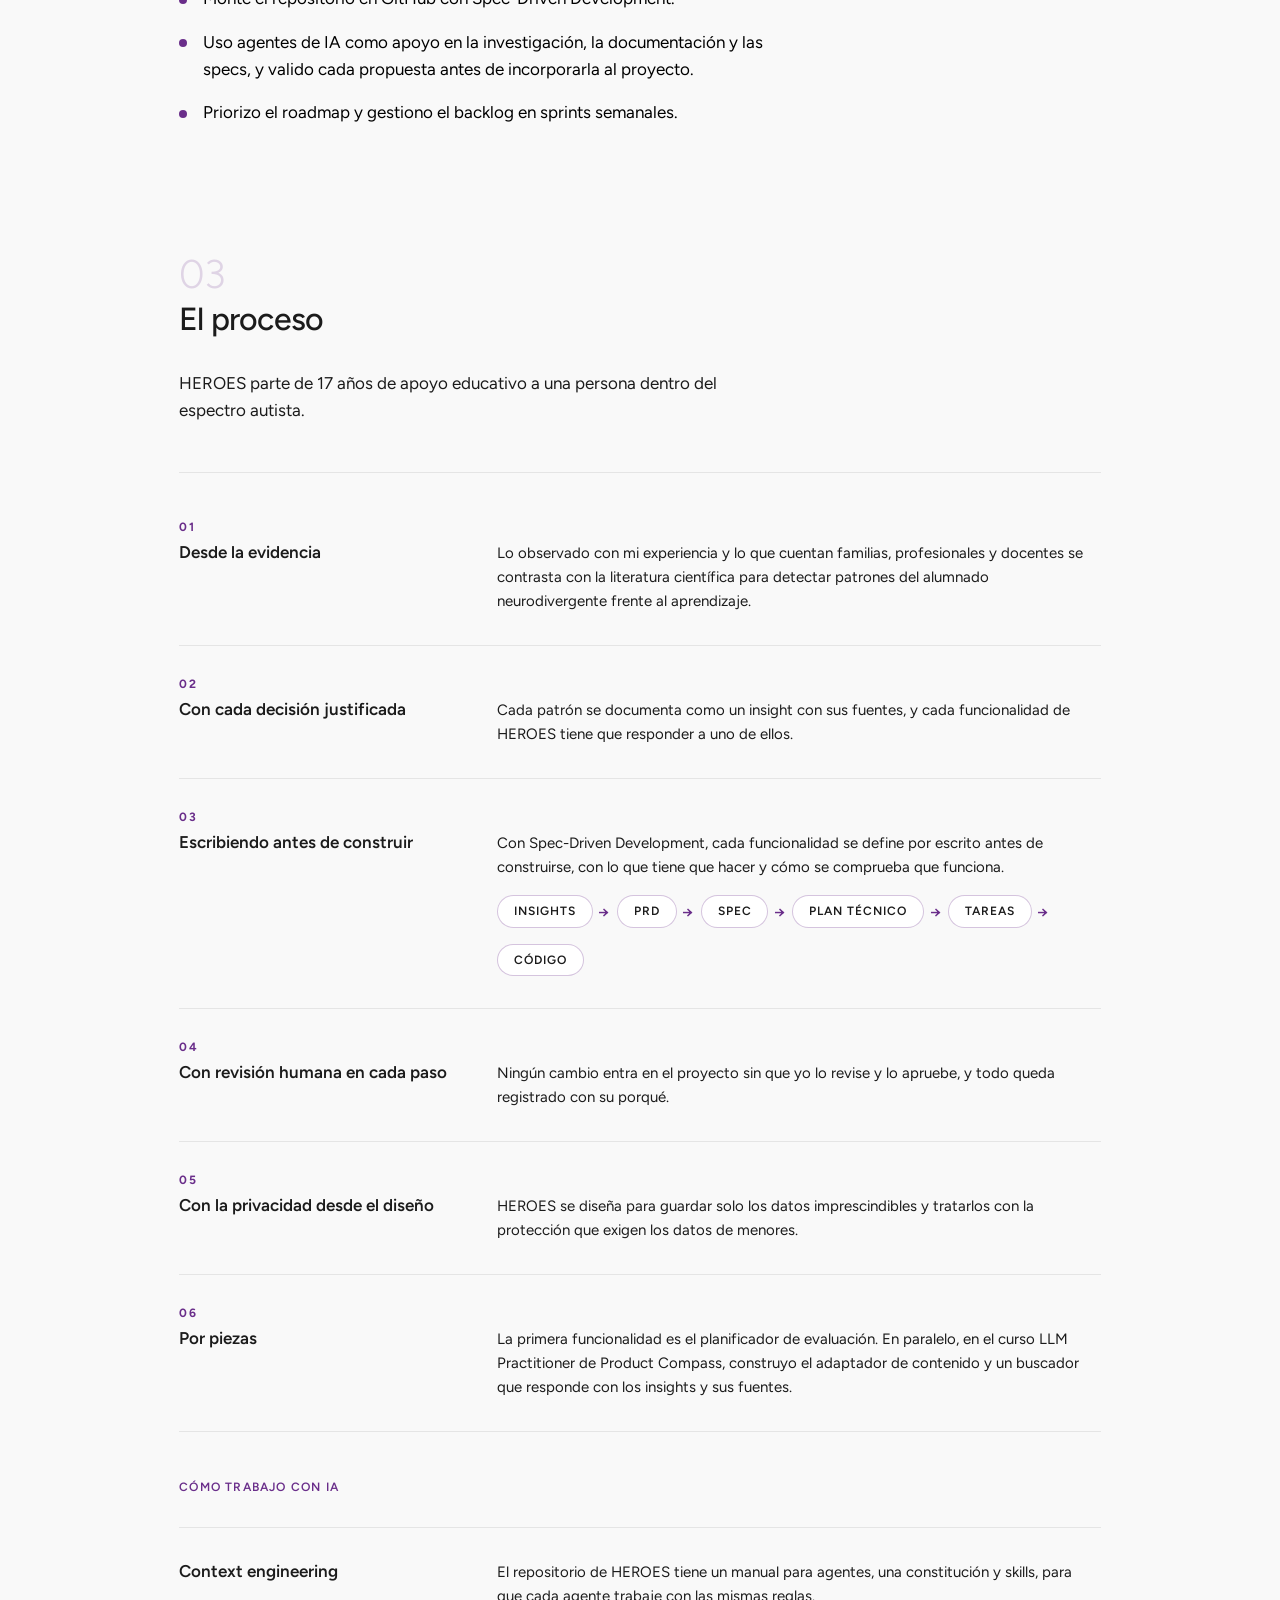
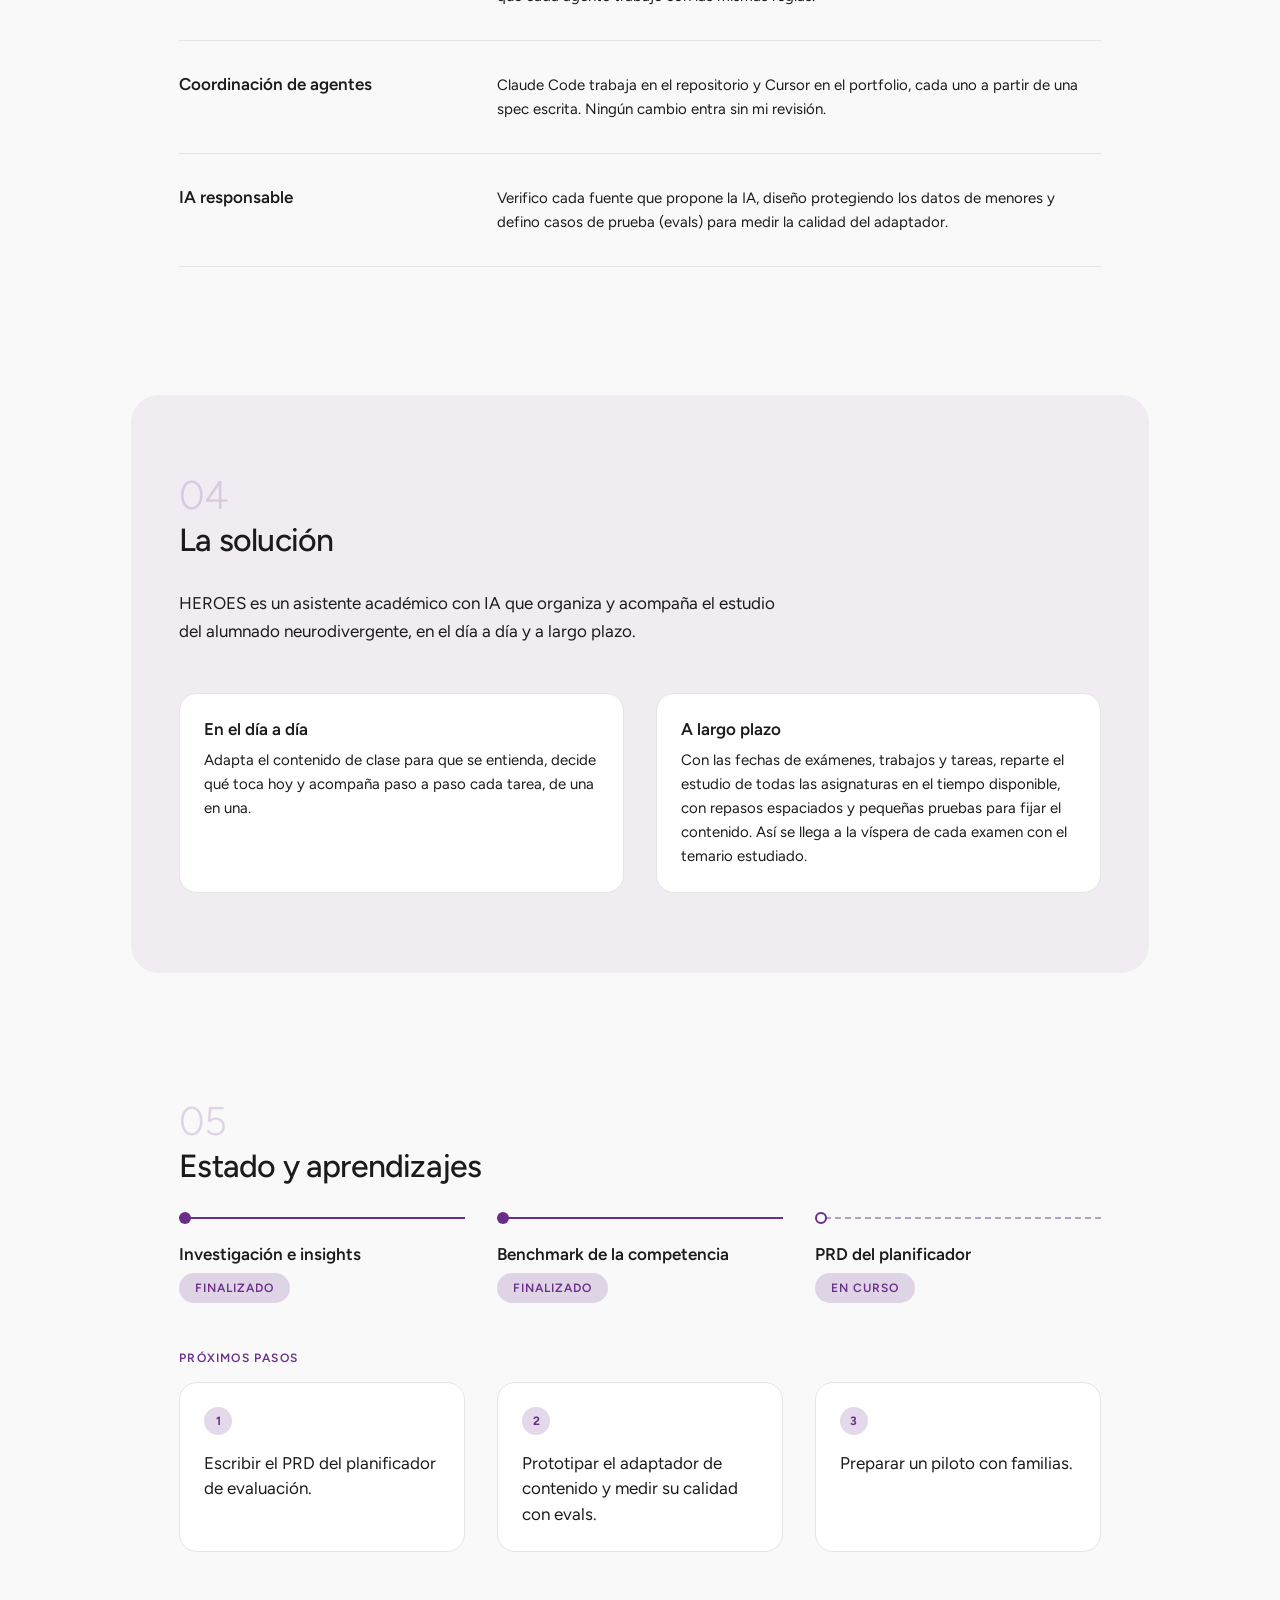
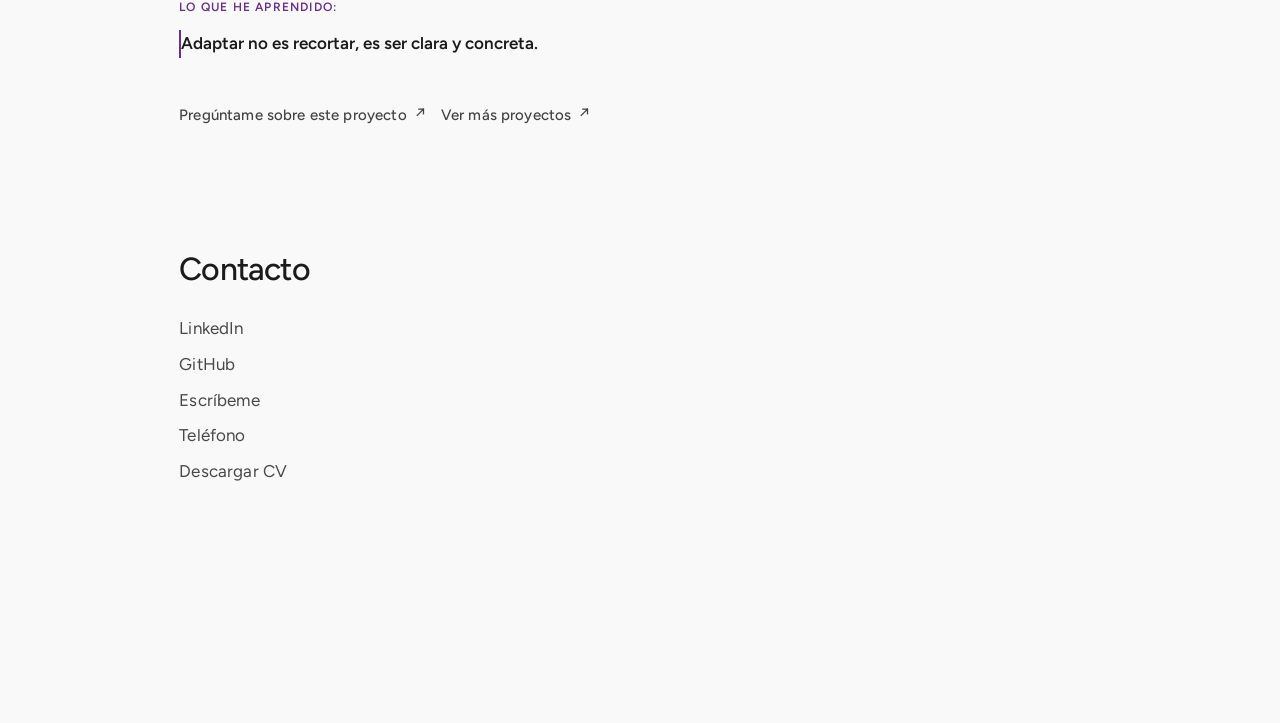
<file: heroes.html>
<!DOCTYPE html>
<html lang="es">
 <head>
  <meta charset="utf-8" />
  <meta http-equiv="X-UA-Compatible" content="IE=edge" />
  <meta name="viewport" content="width=device-width, initial-scale=1" />
  <link rel="apple-touch-icon" sizes="76x76" href="img/apple-touch-icon.png" />
  <link rel="manifest" href="img/site.webmanifest" />
  <link rel="mask-icon" href="img/safari-pinned-tab.svg" color="#5bbad5" />
  <meta name="msapplication-TileColor" content="#da532c" />
  <meta name="theme-color" content="#ffffff" />
  <meta
   name="description"
   content="Asistente académico con IA para alumnado neurodivergente. Caso de producto de Maruxa Moreira: investigación, insights y Spec-Driven Development."
  />
  <meta
   property="og:title"
   content="HEROES | Maruxa Moreira"
  />
  <meta property="og:type" content="website" />
  <meta property="og:url" content="heroes.html" />
  <meta
   property="og:description"
   content="Asistente académico con IA para alumnado neurodivergente. Product Management, investigación cualitativa e IA aplicada."
  />
  <meta property="og:image" content="Maruxa Moreira | Portfolio" />
  <title>HEROES · Maruxa Moreira</title>
  <link
   rel="icon"
   type="image/png"
   sizes="32x32"
   href="img/favicon-32x32.png"
  />
  <link
   rel="icon"
   type="image/png"
   sizes="16x16"
   href="img/favicon-16x16.png"
  />
  <link rel="manifest" href="img/site.webmanifest" />
  <link rel="stylesheet" type="text/css" href="css/style.css?v=hr37" />
 </head>
 <body>
  <header></header>
  <main class="case-page case-page-project">
   <section class="case-study hr">
    <a class="case-study-back" href="index.html">Volver al portfolio</a>

    <div class="hr-hero">
     <div class="hr-hero-copy">
      <p class="hr-name">HEROES</p>
      <h1 class="hr-headline">Asistente académico con IA para alumnado neurodivergente.</h1>
      <div class="hr-tags-wrap">
       <p class="hr-tags"><span>Product Management</span><span>IA aplicada</span><span>Spec-Driven Development</span><span>En construcción</span></p>
      </div>
      <p class="hr-hook"><a href="#caso">Leer el caso <span aria-hidden="true">↓</span></a></p>
     </div>
     <figure class="hr-example" aria-label="Ejemplo de enunciado adaptado">
      <div class="hr-example-block hr-example-block--before">
       <p class="hr-example-eyebrow">Ejemplo · Enunciado de examen</p>
       <span class="hr-chip">Antes</span>
       <p>Justifica la importancia de la fotosíntesis.</p>
      </div>
      <div class="hr-example-block hr-example-block--after">
       <span class="hr-chip">Con HEROES</span>
       <p class="hr-example-task">Escribe dos razones por las que la fotosíntesis es importante para los seres vivos.</p>
       <dl class="hr-example-aids">
        <div>
         <dt>Para empezar</dt>
         <dd>«La fotosíntesis es importante para los seres vivos porque…»</dd>
        </div>
        <div>
         <dt>Pista</dt>
         <dd>Busca en el tema qué consiguen las plantas gracias a la luz.</dd>
        </div>
       </dl>
      </div>
     </figure>
    </div>

    <section class="hr-section" id="caso">
     <span class="hr-num" aria-hidden="true">01</span>
     <h2 class="hr-h2">Contexto y reto</h2>
     <p class="hr-text">Muchas alumnas y alumnos neurodivergentes necesitan apoyo para organizarse, empezar y terminar sus tareas. Hoy en día, en casa, ese apoyo son las familias, muchas de ellas sin formación específica.</p>
     <div class="hr-stats">
      <div class="hr-stat">
       <p class="hr-stat-num">107.977</p>
       <p class="hr-stat-text">alumnas y alumnos autistas identificados en España en el curso 2024-2025</p>
      </div>
      <div class="hr-stat">
       <p class="hr-stat-num">+468%</p>
       <p class="hr-stat-text">más que en el curso 2011-2012</p>
      </div>
      <div class="hr-stat">
       <p class="hr-stat-num">85%</p>
       <p class="hr-stat-text">estudia en centros ordinarios</p>
      </div>
     </div>
     <p class="hr-source">Fuente: <a href="https://autismo.org.es/wp-content/uploads/2026/05/Informe2026_DatosAlumandoNoUniversitarioAutismoCurso2024_2025.pdf" target="_blank" rel="noopener noreferrer">Confederación Autismo España (2026)<span class="hr-sr"> (se abre en una pestaña nueva)</span></a>, con datos del Ministerio de Educación, Formación Profesional y Deportes.</p>
    </section>

    <section class="hr-section">
     <span class="hr-num" aria-hidden="true">02</span>
     <h2 class="hr-h2">Mi rol</h2>
     <ul class="hr-list">
      <li>Diseñé y llevé a cabo una investigación sobre alumnado autista con 12 participantes (7 familias, 2 profesionales de aula TEA y 3 docentes), contrastada con literatura científica.</li>
      <li>Convertí los hallazgos en 13 insights, cada uno con sus fuentes verificadas y un nivel de confianza.</li>
      <li>Hice el benchmark de la competencia.</li>
      <li>Monté el repositorio en GitHub con Spec-Driven Development.</li>
      <li>Uso agentes de IA como apoyo en la investigación, la documentación y las specs, y valido cada propuesta antes de incorporarla al proyecto.</li>
      <li>Priorizo el roadmap y gestiono el backlog en sprints semanales.</li>
     </ul>
    </section>

    <section class="hr-section">
     <span class="hr-num" aria-hidden="true">03</span>
     <h2 class="hr-h2">El proceso</h2>
     <p class="hr-text">HEROES parte de 17 años de apoyo educativo a una persona dentro del espectro autista.</p>
     <ol class="hr-method">
      <li class="hr-method-item">
       <span class="hr-method-num" aria-hidden="true">01</span>
       <h3 class="hr-method-title">Desde la evidencia</h3>
       <div class="hr-method-body">
        <p>Lo observado con mi experiencia y lo que cuentan familias, profesionales y docentes se contrasta con la literatura científica para detectar patrones del alumnado neurodivergente frente al aprendizaje.</p>
       </div>
      </li>
      <li class="hr-method-item">
       <span class="hr-method-num" aria-hidden="true">02</span>
       <h3 class="hr-method-title">Con cada decisión justificada</h3>
       <div class="hr-method-body">
        <p>Cada patrón se documenta como un insight con sus fuentes, y cada funcionalidad de HEROES tiene que responder a uno de ellos.</p>
       </div>
      </li>
      <li class="hr-method-item">
       <span class="hr-method-num" aria-hidden="true">03</span>
       <h3 class="hr-method-title">Escribiendo antes de construir</h3>
       <div class="hr-method-body">
        <p>Con Spec-Driven Development, cada funcionalidad se define por escrito antes de construirse, con lo que tiene que hacer y cómo se comprueba que funciona.</p>
        <ol class="hr-pipeline" aria-label="Orden de trabajo">
         <li>Insights<span class="hr-arrow" aria-hidden="true">→</span></li>
         <li>PRD<span class="hr-arrow" aria-hidden="true">→</span></li>
         <li>Spec<span class="hr-arrow" aria-hidden="true">→</span></li>
         <li>Plan técnico<span class="hr-arrow" aria-hidden="true">→</span></li>
         <li>Tareas<span class="hr-arrow" aria-hidden="true">→</span></li>
         <li>Código</li>
        </ol>
       </div>
      </li>
      <li class="hr-method-item">
       <span class="hr-method-num" aria-hidden="true">04</span>
       <h3 class="hr-method-title">Con revisión humana en cada paso</h3>
       <div class="hr-method-body">
        <p>Ningún cambio entra en el proyecto sin que yo lo revise y lo apruebe, y todo queda registrado con su porqué.</p>
       </div>
      </li>
      <li class="hr-method-item">
       <span class="hr-method-num" aria-hidden="true">05</span>
       <h3 class="hr-method-title">Con la privacidad desde el diseño</h3>
       <div class="hr-method-body">
        <p>HEROES se diseña para guardar solo los datos imprescindibles y tratarlos con la protección que exigen los datos de menores.</p>
       </div>
      </li>
      <li class="hr-method-item">
       <span class="hr-method-num" aria-hidden="true">06</span>
       <h3 class="hr-method-title">Por piezas</h3>
       <div class="hr-method-body">
        <p>La primera funcionalidad es el planificador de evaluación. En paralelo, en el curso LLM Practitioner de Product Compass, construyo el adaptador de contenido y un buscador que responde con los insights y sus fuentes.</p>
       </div>
      </li>
     </ol>

     <h3 class="hr-subtitle">Cómo trabajo con IA</h3>
     <ul class="hr-method">
      <li class="hr-method-item">
       <h3 class="hr-method-title">Context engineering</h3>
       <div class="hr-method-body">
        <p>El repositorio de HEROES tiene un manual para agentes, una constitución y skills, para que cada agente trabaje con las mismas reglas.</p>
       </div>
      </li>
      <li class="hr-method-item">
       <h3 class="hr-method-title">Coordinación de agentes</h3>
       <div class="hr-method-body">
        <p>Claude Code trabaja en el repositorio y Cursor en el portfolio, cada uno a partir de una spec escrita. Ningún cambio entra sin mi revisión.</p>
       </div>
      </li>
      <li class="hr-method-item">
       <h3 class="hr-method-title">IA responsable</h3>
       <div class="hr-method-body">
        <p>Verifico cada fuente que propone la IA, diseño protegiendo los datos de menores y defino casos de prueba (evals) para medir la calidad del adaptador.</p>
       </div>
      </li>
     </ul>
    </section>

    <section class="hr-panel">
     <span class="hr-num" aria-hidden="true">04</span>
     <h2 class="hr-h2">La solución</h2>
     <p class="hr-text">HEROES es un asistente académico con IA que organiza y acompaña el estudio del alumnado neurodivergente, en el día a día y a largo plazo.</p>
     <ul class="hr-cards">
      <li class="hr-card">
       <h3>En el día a día</h3>
       <p>Adapta el contenido de clase para que se entienda, decide qué toca hoy y acompaña paso a paso cada tarea, de una en una.</p>
      </li>
      <li class="hr-card">
       <h3>A largo plazo</h3>
       <p>Con las fechas de exámenes, trabajos y tareas, reparte el estudio de todas las asignaturas en el tiempo disponible, con repasos espaciados y pequeñas pruebas para fijar el contenido. Así se llega a la víspera de cada examen con el temario estudiado.</p>
      </li>
     </ul>
    </section>

    <section class="hr-section">
     <span class="hr-num" aria-hidden="true">05</span>
     <h2 class="hr-h2">Estado y aprendizajes</h2>
     <ol class="hr-tracker">
      <li class="hr-tracker-item is-done">
       <p class="hr-tracker-title">Investigación e insights</p>
       <span class="hr-tracker-status">Finalizado</span>
      </li>
      <li class="hr-tracker-item is-done">
       <p class="hr-tracker-title">Benchmark de la competencia</p>
       <span class="hr-tracker-status">Finalizado</span>
      </li>
      <li class="hr-tracker-item is-current">
       <p class="hr-tracker-title">PRD del planificador</p>
       <span class="hr-tracker-status">En curso</span>
      </li>
     </ol>

     <h3 class="hr-subtitle">Próximos pasos</h3>
     <ol class="hr-cards hr-cards--steps">
      <li class="hr-card">
       <span class="hr-step-num" aria-hidden="true">1</span>
       <p>Escribir el PRD del planificador de evaluación.</p>
      </li>
      <li class="hr-card">
       <span class="hr-step-num" aria-hidden="true">2</span>
       <p>Prototipar el adaptador de contenido y medir su calidad con evals.</p>
      </li>
      <li class="hr-card">
       <span class="hr-step-num" aria-hidden="true">3</span>
       <p>Preparar un piloto con familias.</p>
      </li>
     </ol>

     <h3 class="hr-subtitle">Lo que he aprendido:</h3>
     <p class="hr-learned">Adaptar no es recortar, es ser clara y concreta.</p>

     <div class="case-study-resource-links">
      <a class="case-study-resource-link" href="mailto:maruxamoreira@gmail.com">
       Pregúntame sobre este proyecto
      </a>
      <a class="case-study-resource-link" href="index.html#casos">
       Ver más proyectos
      </a>
     </div>
    </section>
   </section>
   <section class="contact case-study-contact hr hr-contact">
    <h2 class="hr-h2">Contacto</h2>
    <div class="socials">
     <a
      href="https://www.linkedin.com/in/maruxamoreira/"
      target="_blank"
      rel="noopener noreferrer"
     >
      <p class="socials-title">LinkedIn<span class="hr-sr"> (se abre en una pestaña nueva)</span></p>
     </a>
     <a
      href="https://github.com/marusheena/Calidad-del-Aire-en-Madrid"
      target="_blank"
      rel="noopener noreferrer"
     >
      <p class="socials-title">GitHub<span class="hr-sr"> (se abre en una pestaña nueva)</span></p>
     </a>
     <a
      href="mailto:maruxamoreira@gmail.com"
      target="_blank"
      rel="noopener noreferrer"
     >
      <p class="socials-title">Escríbeme</p>
     </a>
     <a href="tel:692694191" target="_blank" rel="noopener noreferrer">
      <p class="socials-title">Teléfono</p>
     </a>
     <a href="img/PM_CV_Maruxa Moreira.pdf" target="_blank" rel="noopener noreferrer" aria-label="Descargar CV en PDF (se abre en una pestaña nueva)">
      <p class="socials-title">Descargar CV</p>
     </a>
    </div>
   </section>
  </main>
  <script src="js/custom.js"></script>
 </body>
</html>
</file>
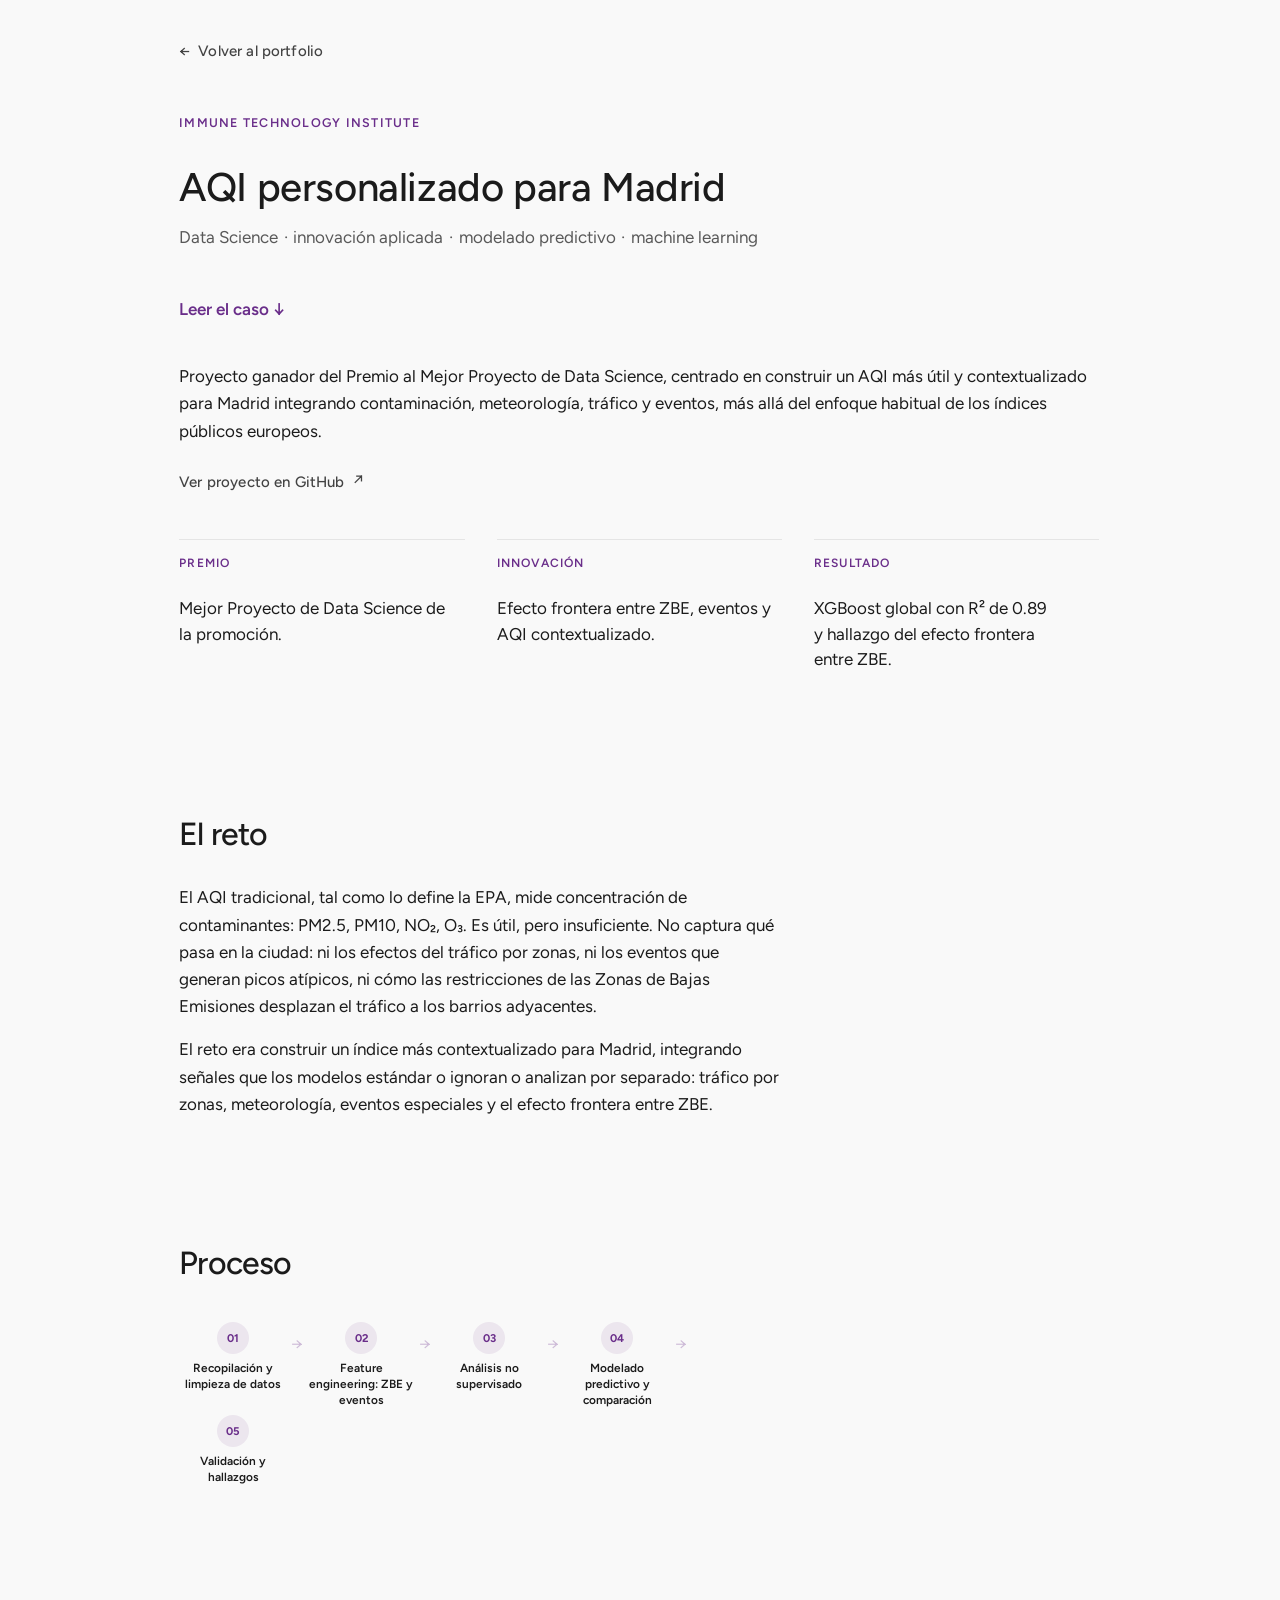
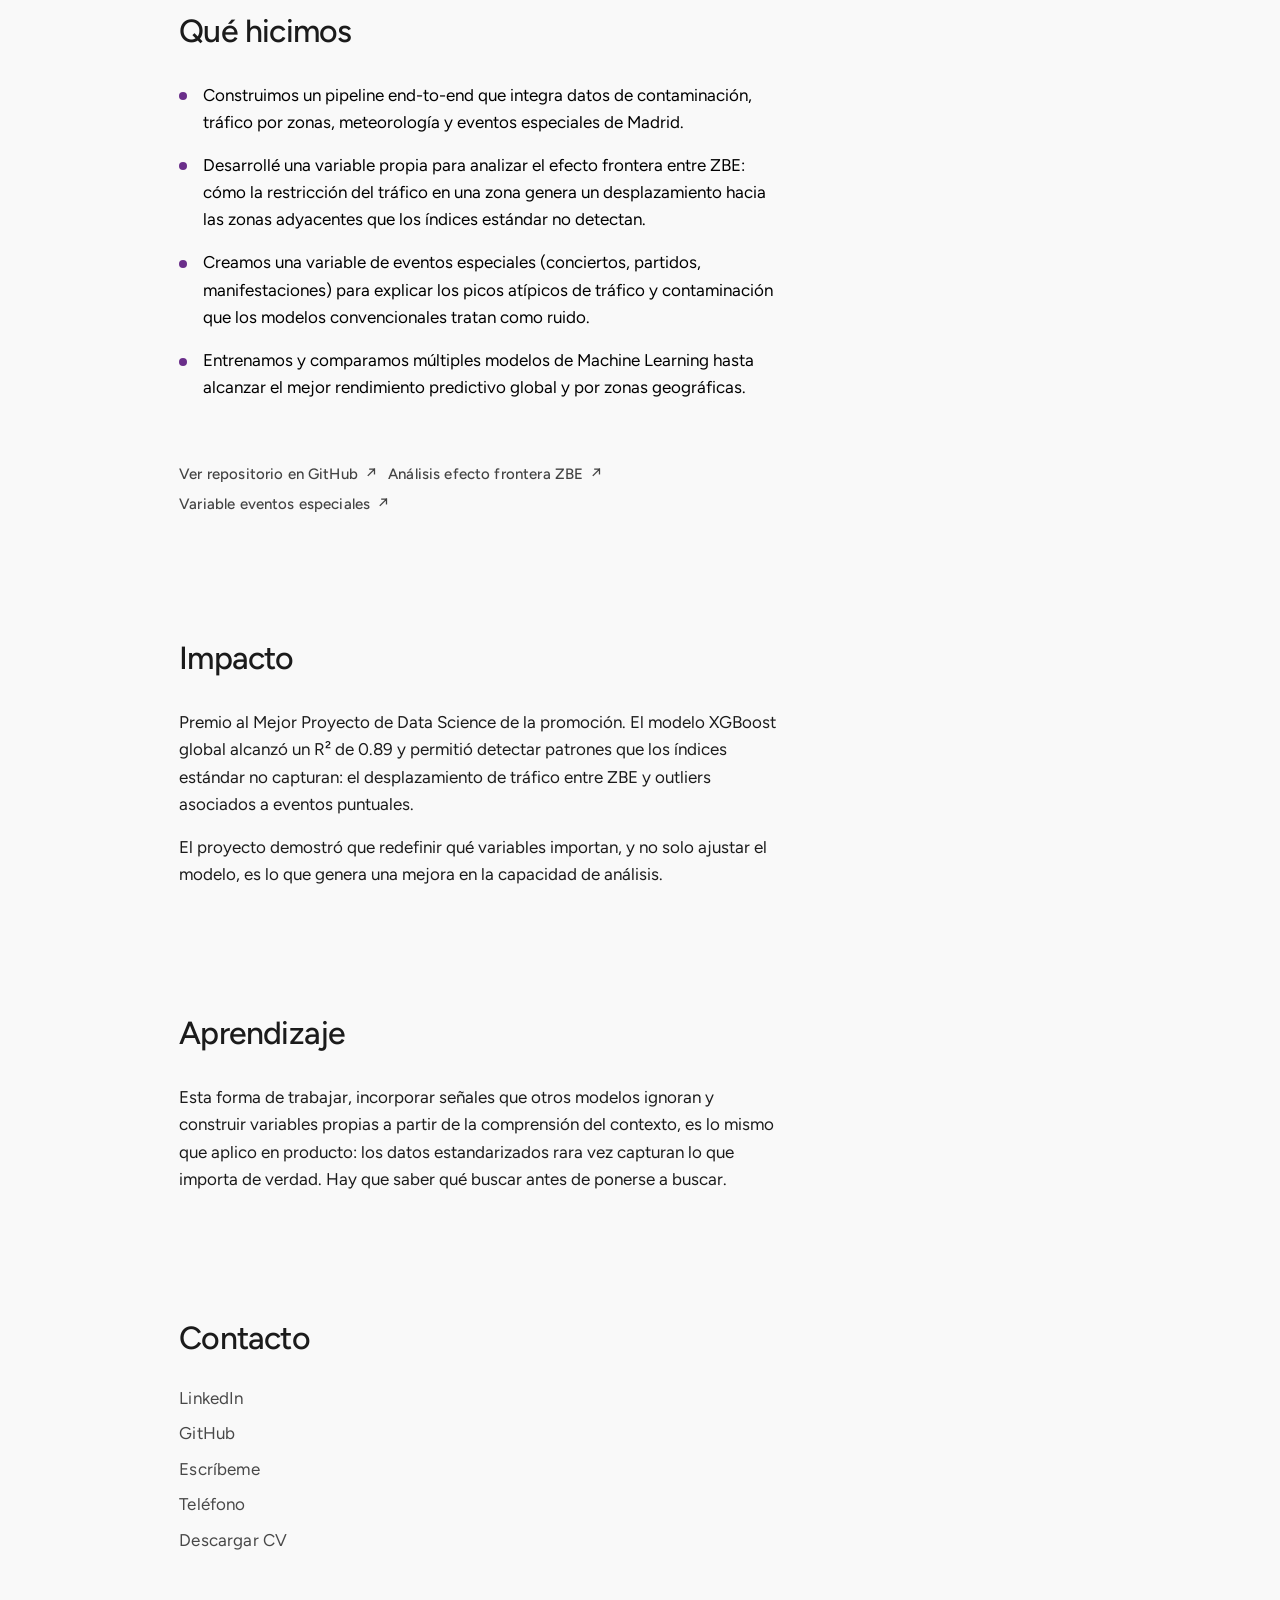
<file: immune.html>
<!DOCTYPE html>
<html lang="es">
 <head>
  <meta charset="utf-8" />
  <meta http-equiv="X-UA-Compatible" content="IE=edge" />
  <meta name="viewport" content="width=device-width, initial-scale=1" />
  <link rel="apple-touch-icon" sizes="76x76" href="img/apple-touch-icon.png" />
  <link rel="manifest" href="img/site.webmanifest" />
  <link rel="mask-icon" href="img/safari-pinned-tab.svg" color="#5bbad5" />
  <meta name="msapplication-TileColor" content="#da532c" />
  <meta name="theme-color" content="#ffffff" />
  <meta
   name="description"
   content="IMMUNE Technology Institute | AQI personalizado para Madrid"
  />
  <meta
   property="og:title"
   content="IMMUNE Technology Institute | Maruxa Moreira"
  />
  <meta property="og:type" content="website" />
  <meta property="og:url" content="immune.html" />
  <meta
   property="og:description"
   content="Proyecto especial de innovación, Data Science y visión de producto"
  />
  <meta property="og:image" content="Maruxa Moreira | Portfolio" />
  <title>IMMUNE Technology Institute | Maruxa Moreira</title>
  <link
   rel="icon"
   type="image/png"
   sizes="32x32"
   href="img/favicon-32x32.png"
  />
  <link
   rel="icon"
   type="image/png"
   sizes="16x16"
   href="img/favicon-16x16.png"
  />
  <link rel="manifest" href="img/site.webmanifest" />
  <link rel="stylesheet" type="text/css" href="css/style.css?v=cases1" />
 </head>
 <body>
  <header></header>
  <main class="case-page case-page-project">
   <section class="case-study hr">
    <a class="case-study-back" href="index.html">Volver al portfolio</a>
    <div class="hr-hero hr-hero--solo">
     <div class="hr-hero-copy">
      <p class="hr-name">IMMUNE Technology Institute</p>
      <h1 class="hr-headline">AQI personalizado para Madrid</h1>

            <div class="hr-tags-wrap">
       <p class="hr-tags"><span>Data Science</span><span>innovación aplicada</span><span>modelado predictivo</span><span>machine learning</span></p>
      </div>
     <p class="hr-hook"><a href="#caso">Leer el caso <span aria-hidden="true">↓</span></a></p>
     <p class="hr-text hr-lead">Proyecto ganador del Premio al Mejor Proyecto de Data Science, centrado
       en construir un AQI más útil y contextualizado para Madrid integrando
       contaminación, meteorología, tráfico y eventos, más allá del enfoque
       habitual de los índices públicos europeos.</p>
      <div class="case-study-resource-links">
       <a
        class="case-study-resource-link"
        href="https://github.com/marusheena/Calidad-del-Aire-en-Madrid"
        target="_blank"
        rel="noopener noreferrer"
       >
        Ver proyecto en GitHub
       </a>
      </div>
      <div class="hr-highlights">
       <div class="hr-highlight">
        <p class="hr-highlight-label">Premio</p>
        <p class="hr-highlight-text">
         Mejor Proyecto de Data Science de la promoción.
        </p>
       </div>
       <div class="hr-highlight">
       <p class="hr-highlight-label">Innovación</p>
        <p class="hr-highlight-text">
         Efecto frontera entre ZBE, eventos y AQI contextualizado.
        </p>
       </div>
       <div class="hr-highlight">
        <p class="hr-highlight-label">Resultado</p>
        <p class="hr-highlight-text">
         XGBoost global con R² de 0.89 y hallazgo del efecto frontera entre ZBE.
        </p>
       </div>
      </div>
     </div>
    </div>
    <div class="hr-body" id="caso">
     <section class="hr-section">
      <h2 class="hr-h2">El reto</h2>
      <p>
       El AQI tradicional, tal como lo define la EPA, mide concentración de contaminantes: PM2.5, PM10, NO₂, O₃. Es útil, pero insuficiente. No captura qué pasa en la ciudad: ni los efectos del tráfico por zonas, ni los eventos que generan picos atípicos, ni cómo las restricciones de las Zonas de Bajas Emisiones desplazan el tráfico a los barrios adyacentes.
      </p>
      <p>
       El reto era construir un índice más contextualizado para Madrid, integrando señales que los modelos estándar o ignoran o analizan por separado: tráfico por zonas, meteorología, eventos especiales y el efecto frontera entre ZBE.
      </p>
     </section>
     <section class="hr-section">
      <h2 class="hr-h2">Proceso</h2>
      <div class="process-flow">
       <div class="process-step">
        <span class="process-step-num">01</span>
        <span class="process-step-label">Recopilación y limpieza de datos</span>
       </div>
       <span class="process-arrow" aria-hidden="true">→</span>
       <div class="process-step">
        <span class="process-step-num">02</span>
        <span class="process-step-label">Feature engineering: ZBE y eventos</span>
       </div>
       <span class="process-arrow" aria-hidden="true">→</span>
       <div class="process-step">
        <span class="process-step-num">03</span>
        <span class="process-step-label">Análisis no supervisado</span>
       </div>
       <span class="process-arrow" aria-hidden="true">→</span>
       <div class="process-step">
        <span class="process-step-num">04</span>
        <span class="process-step-label">Modelado predictivo y comparación</span>
       </div>
       <span class="process-arrow" aria-hidden="true">→</span>
       <div class="process-step">
        <span class="process-step-num">05</span>
        <span class="process-step-label">Validación y hallazgos</span>
       </div>
      </div>
     </section>
     <section class="hr-section">
      <h2 class="hr-h2">Qué hicimos</h2>
      <ul class="hr-list">
       <li>
        Construimos un pipeline end-to-end que integra datos de contaminación, tráfico por zonas, meteorología y eventos especiales de Madrid.
       </li>
       <li>
        Desarrollé una variable propia para analizar el efecto frontera entre ZBE: cómo la restricción del tráfico en una zona genera un desplazamiento hacia las zonas adyacentes que los índices estándar no detectan.
       </li>
       <li>
        Creamos una variable de eventos especiales (conciertos, partidos, manifestaciones) para explicar los picos atípicos de tráfico y contaminación que los modelos convencionales tratan como ruido.
       </li>
       <li>
        Entrenamos y comparamos múltiples modelos de Machine Learning hasta alcanzar el mejor rendimiento predictivo global y por zonas geográficas.
       </li>
      </ul>
      <div class="case-study-resource-links" style="margin-top: 16px; display: flex; flex-wrap: wrap; gap: 12px;">
       <a
        class="case-study-resource-link"
        href="https://github.com/marusheena/Calidad-del-Aire-en-Madrid"
        target="_blank"
        rel="noopener noreferrer"
       >
        Ver repositorio en GitHub
       </a>
       <a
        class="case-study-resource-link"
        href="https://github.com/RachelRiP/Calidad-del-Aire-en-Madrid/blob/main/VF_Analisis_diferencia_trafico_dentro_fuera_ZBE.ipynb"
        target="_blank"
        rel="noopener noreferrer"
       >
        Análisis efecto frontera ZBE
       </a>
       <a
        class="case-study-resource-link"
        href="https://github.com/RachelRiP/Calidad-del-Aire-en-Madrid/blob/main/Variable_eventos%20especiales.ipynb"
        target="_blank"
        rel="noopener noreferrer"
       >
        Variable eventos especiales
       </a>
      </div>
     </section>
     <section class="hr-section">
      <h2 class="hr-h2">Impacto</h2>
      <p>
       Premio al Mejor Proyecto de Data Science de la promoción. El modelo XGBoost global alcanzó un R² de 0.89 y permitió detectar patrones que los índices estándar no capturan: el desplazamiento de tráfico entre ZBE y outliers asociados a eventos puntuales.
      </p>
      <p>
       El proyecto demostró que redefinir qué variables importan, y no solo ajustar el modelo, es lo que genera una mejora en la capacidad de análisis.
      </p>
     </section>
     <section class="hr-section">
      <h2 class="hr-h2">Aprendizaje</h2>
      <p>
       Esta forma de trabajar, incorporar señales que otros modelos ignoran y construir variables propias a partir de la comprensión del contexto, es lo mismo que aplico en producto: los datos estandarizados rara vez capturan lo que importa de verdad. Hay que saber qué buscar antes de ponerse a buscar.
      </p>
     </section>
    </div>
   </section>
   <section class="contact case-study-contact hr hr-contact">
    <h2 class="hr-h2">Contacto</h2>
    <div class="socials">
     <a
      href="https://www.linkedin.com/in/maruxamoreira/"
      target="_blank"
      rel="noopener noreferrer"
     >
      <p class="socials-title">LinkedIn<span class="hr-sr"> (se abre en una pestaña nueva)</span></p>
     </a>
     <a
      href="https://github.com/marusheena/Calidad-del-Aire-en-Madrid"
      target="_blank"
      rel="noopener noreferrer"
     >
      <p class="socials-title">GitHub<span class="hr-sr"> (se abre en una pestaña nueva)</span></p>
     </a>
     <a
      href="mailto:maruxamoreira@gmail.com"
      target="_blank"
      rel="noopener noreferrer"
     >
      <p class="socials-title">Escríbeme</p>
     </a>
     <a href="tel:692694191" target="_blank" rel="noopener noreferrer">
      <p class="socials-title">Teléfono</p>
     </a>
     <a href="img/PM_CV_Maruxa Moreira.pdf" target="_blank" rel="noopener noreferrer" aria-label="Descargar CV en PDF (se abre en una pestaña nueva)">
      <p class="socials-title">Descargar CV</p>
     </a>
    </div>
   </section>
  </main>
  <script src="js/custom.js"></script>
 </body>
</html>
</file>
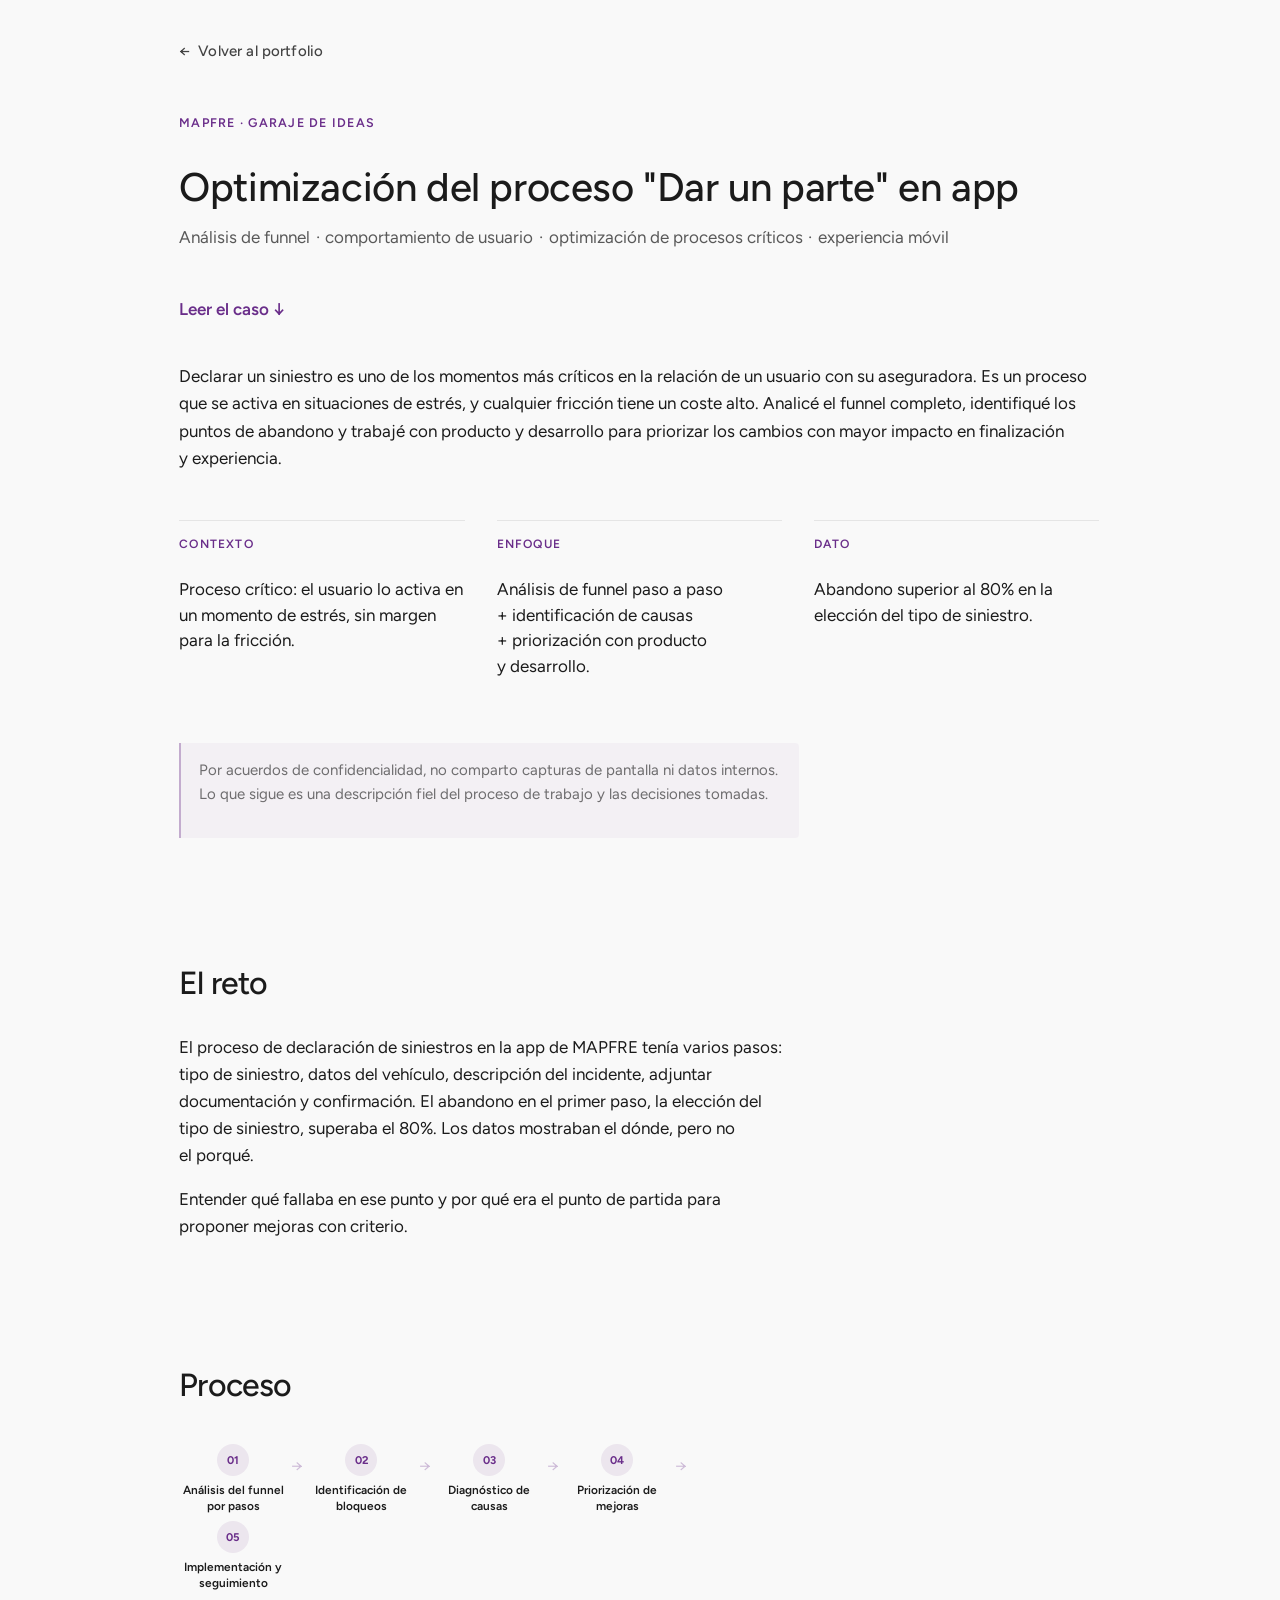
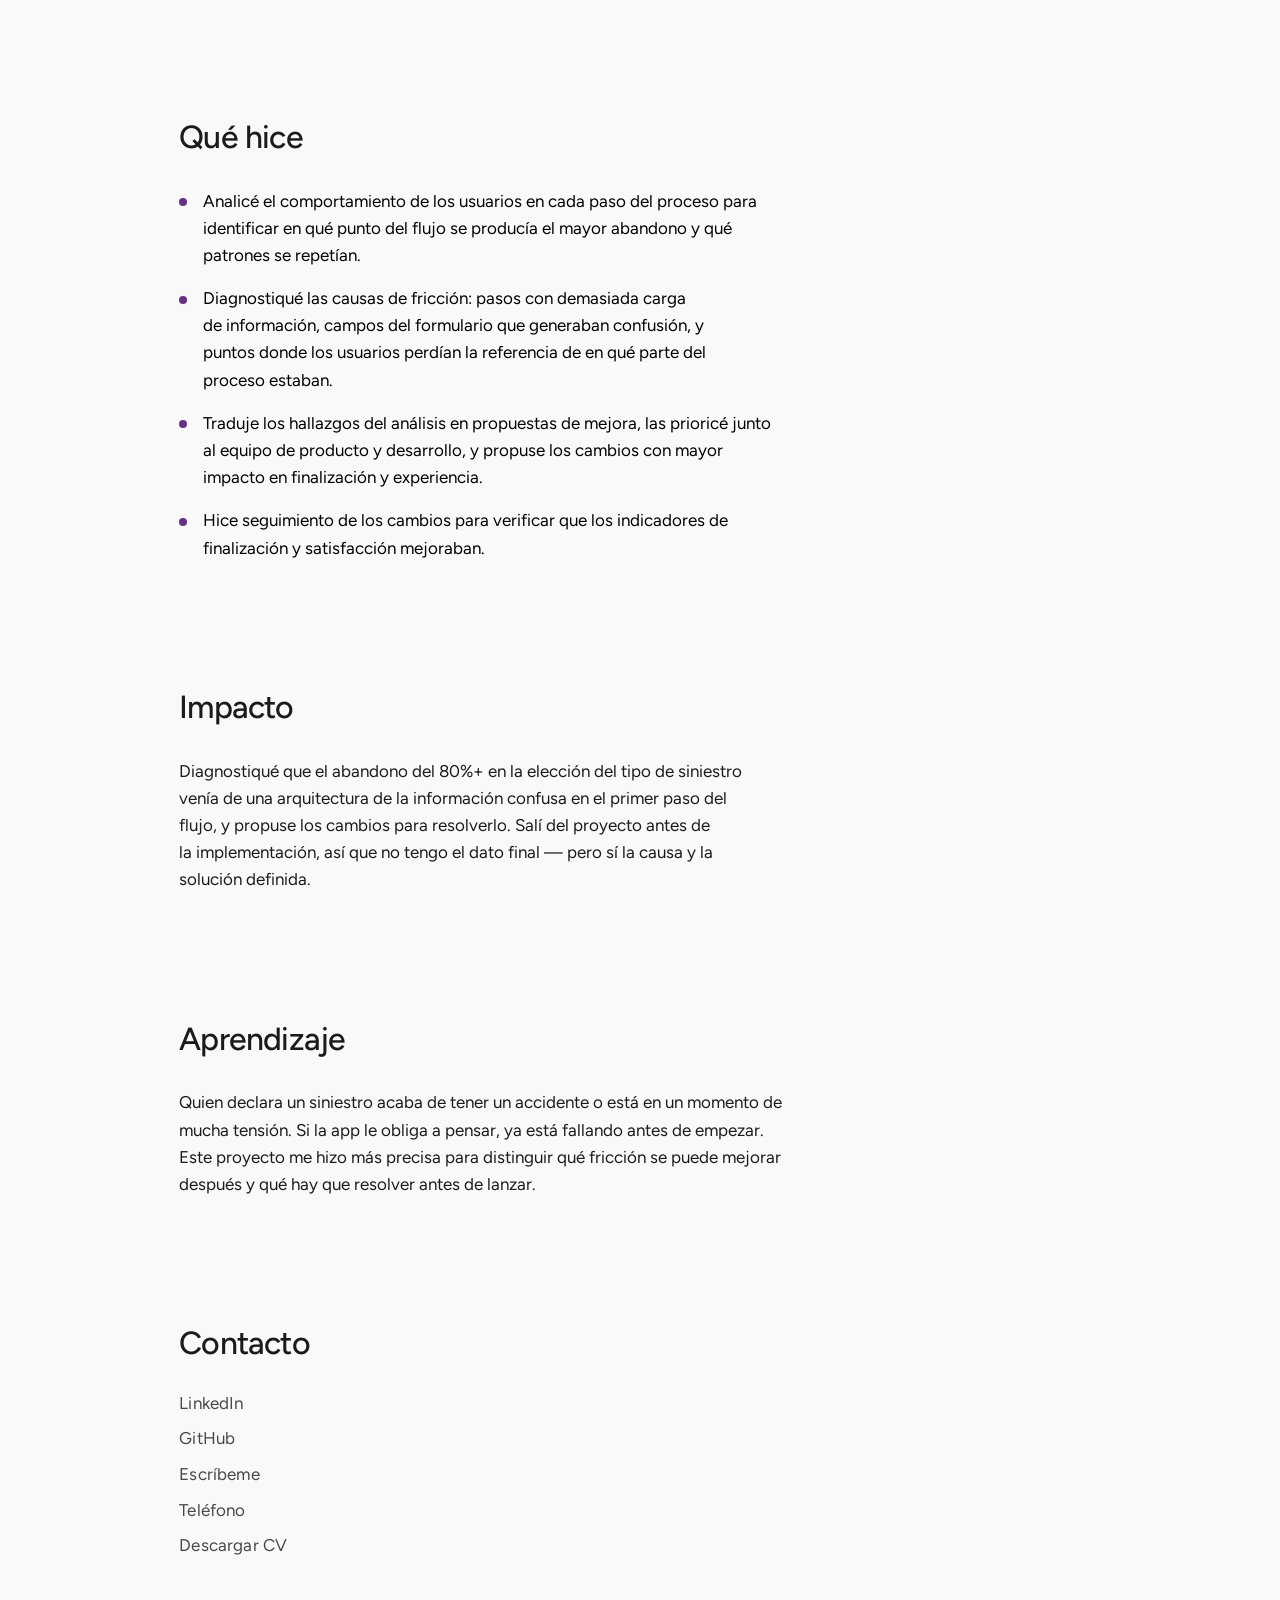
<file: mapfre.html>
<!DOCTYPE html>
<html lang="es">
 <head>
  <meta charset="utf-8" />
  <meta http-equiv="X-UA-Compatible" content="IE=edge" />
  <meta name="viewport" content="width=device-width, initial-scale=1" />
  <link rel="apple-touch-icon" sizes="76x76" href="img/apple-touch-icon.png" />
  <link rel="manifest" href="img/site.webmanifest" />
  <link rel="mask-icon" href="img/safari-pinned-tab.svg" color="#5bbad5" />
  <meta name="msapplication-TileColor" content="#da532c" />
  <meta name="theme-color" content="#ffffff" />
  <meta
   name="description"
   content="MAPFRE | Optimización del proceso Dar un parte en app. Análisis de funnel, identificación de bloqueos y mejora de la experiencia en un proceso crítico."
  />
  <meta property="og:title" content="MAPFRE | Maruxa Moreira" />
  <meta property="og:type" content="website" />
  <meta property="og:url" content="mapfre.html" />
  <meta
   property="og:description"
   content="Optimización del proceso de declaración de siniestros en app de MAPFRE."
  />
  <meta property="og:image" content="Maruxa Moreira | Portfolio" />
  <title>MAPFRE | Maruxa Moreira</title>
  <link
   rel="icon"
   type="image/png"
   sizes="32x32"
   href="img/favicon-32x32.png"
  />
  <link
   rel="icon"
   type="image/png"
   sizes="16x16"
   href="img/favicon-16x16.png"
  />
  <link rel="manifest" href="img/site.webmanifest" />
  <link rel="stylesheet" type="text/css" href="css/style.css?v=cases1" />
 </head>
 <body>
  <header></header>
  <main class="case-page case-page-project">
   <section class="case-study hr">
    <a class="case-study-back" href="index.html">Volver al portfolio</a>
    <div class="hr-hero hr-hero--solo">
     <div class="hr-hero-copy">
      <p class="hr-name">MAPFRE · Garaje de Ideas</p>
      <h1 class="hr-headline">Optimización del proceso "Dar un parte" en app</h1>

            <div class="hr-tags-wrap">
       <p class="hr-tags"><span>Análisis de funnel</span><span>comportamiento de usuario</span><span>optimización de procesos críticos</span><span>experiencia móvil</span></p>
      </div>
      <p class="hr-hook"><a href="#caso">Leer el caso <span aria-hidden="true">↓</span></a></p>
     <p class="hr-text hr-lead">Declarar un siniestro es uno de los momentos más críticos en la relación de un usuario con su aseguradora. Es un proceso que se activa en situaciones de estrés, y cualquier fricción tiene un coste alto. Analicé el funnel completo, identifiqué los puntos de abandono y trabajé con producto y desarrollo para priorizar los cambios con mayor impacto en finalización y experiencia.</p>
      <div class="hr-highlights">
       <div class="hr-highlight">
        <p class="hr-highlight-label">Contexto</p>
        <p class="hr-highlight-text">
         Proceso crítico: el usuario lo activa en un momento de estrés, sin margen para la fricción.
        </p>
       </div>
       <div class="hr-highlight">
        <p class="hr-highlight-label">Enfoque</p>
        <p class="hr-highlight-text">
         Análisis de funnel paso a paso + identificación de causas + priorización con producto y desarrollo.
        </p>
       </div>
       <div class="hr-highlight">
        <p class="hr-highlight-label">Dato</p>
        <p class="hr-highlight-text">
         Abandono superior al 80% en la elección del tipo de siniestro.
        </p>
       </div>
      </div>
     </div>
    </div>
    <div class="hr-note">
     <p>Por acuerdos de confidencialidad, no comparto capturas de pantalla ni datos internos. Lo que sigue es una descripción fiel del proceso de trabajo y las decisiones tomadas.</p>
    </div>
    <div class="hr-body" id="caso">
     <section class="hr-section">
      <h2 class="hr-h2">El reto</h2>
      <p>
       El proceso de declaración de siniestros en la app de MAPFRE tenía varios pasos: tipo de siniestro, datos del vehículo, descripción del incidente, adjuntar documentación y confirmación. El abandono en el primer paso, la elección del tipo de siniestro, superaba el 80%. Los datos mostraban el dónde, pero no el porqué.
      </p>
      <p>
       Entender qué fallaba en ese punto y por qué era el punto de partida para proponer mejoras con criterio.
      </p>
     </section>
     <section class="hr-section">
      <h2 class="hr-h2">Proceso</h2>
      <div class="process-flow">
       <div class="process-step">
        <span class="process-step-num">01</span>
        <span class="process-step-label">Análisis del funnel por pasos</span>
       </div>
       <span class="process-arrow" aria-hidden="true">→</span>
       <div class="process-step">
        <span class="process-step-num">02</span>
        <span class="process-step-label">Identificación de bloqueos</span>
       </div>
       <span class="process-arrow" aria-hidden="true">→</span>
       <div class="process-step">
        <span class="process-step-num">03</span>
        <span class="process-step-label">Diagnóstico de causas</span>
       </div>
       <span class="process-arrow" aria-hidden="true">→</span>
       <div class="process-step">
        <span class="process-step-num">04</span>
        <span class="process-step-label">Priorización de mejoras</span>
       </div>
       <span class="process-arrow" aria-hidden="true">→</span>
       <div class="process-step">
        <span class="process-step-num">05</span>
        <span class="process-step-label">Implementación y seguimiento</span>
       </div>
      </div>
     </section>
     <section class="hr-section">
      <h2 class="hr-h2">Qué hice</h2>
      <ul class="hr-list">
       <li>
        Analicé el comportamiento de los usuarios en cada paso del proceso para identificar en qué punto del flujo se producía el mayor abandono y qué patrones se repetían.
       </li>
       <li>
        Diagnostiqué las causas de fricción: pasos con demasiada carga de información, campos del formulario que generaban confusión, y puntos donde los usuarios perdían la referencia de en qué parte del proceso estaban.
       </li>
       <li>
        Traduje los hallazgos del análisis en propuestas de mejora, las prioricé junto al equipo de producto y desarrollo, y propuse los cambios con mayor impacto en finalización y experiencia.
       </li>
       <li>
        Hice seguimiento de los cambios para verificar que los indicadores de finalización y satisfacción mejoraban.
       </li>
      </ul>
     </section>
     <section class="hr-section">
      <h2 class="hr-h2">Impacto</h2>
      <p>
       Diagnostiqué que el abandono del 80%+ en la elección del tipo de siniestro venía de una arquitectura de la información confusa en el primer paso del flujo, y propuse los cambios para resolverlo. Salí del proyecto antes de la implementación, así que no tengo el dato final — pero sí la causa y la solución definida.
      </p>
     </section>
     <section class="hr-section">
      <h2 class="hr-h2">Aprendizaje</h2>
      <p>
       Quien declara un siniestro acaba de tener un accidente o está en un momento de mucha tensión. Si la app le obliga a pensar, ya está fallando antes de empezar. Este proyecto me hizo más precisa para distinguir qué fricción se puede mejorar después y qué hay que resolver antes de lanzar.
      </p>
     </section>
    </div>
   </section>
   <section class="contact case-study-contact hr hr-contact">
    <h2 class="hr-h2">Contacto</h2>
    <div class="socials">
     <a
      href="https://www.linkedin.com/in/maruxamoreira/"
      target="_blank"
      rel="noopener noreferrer"
     >
      <p class="socials-title">LinkedIn<span class="hr-sr"> (se abre en una pestaña nueva)</span></p>
     </a>
     <a
      href="https://github.com/marusheena/Calidad-del-Aire-en-Madrid"
      target="_blank"
      rel="noopener noreferrer"
     >
      <p class="socials-title">GitHub<span class="hr-sr"> (se abre en una pestaña nueva)</span></p>
     </a>
     <a
      href="mailto:maruxamoreira@gmail.com"
      target="_blank"
      rel="noopener noreferrer"
     >
      <p class="socials-title">Escríbeme</p>
     </a>
     <a href="tel:692694191" target="_blank" rel="noopener noreferrer">
      <p class="socials-title">Teléfono</p>
     </a>
     <a href="img/PM_CV_Maruxa Moreira.pdf" target="_blank" rel="noopener noreferrer" aria-label="Descargar CV en PDF (se abre en una pestaña nueva)">
      <p class="socials-title">Descargar CV</p>
     </a>
    </div>
   </section>
  </main>
  <script src="js/custom.js"></script>
 </body>
</html>
</file>
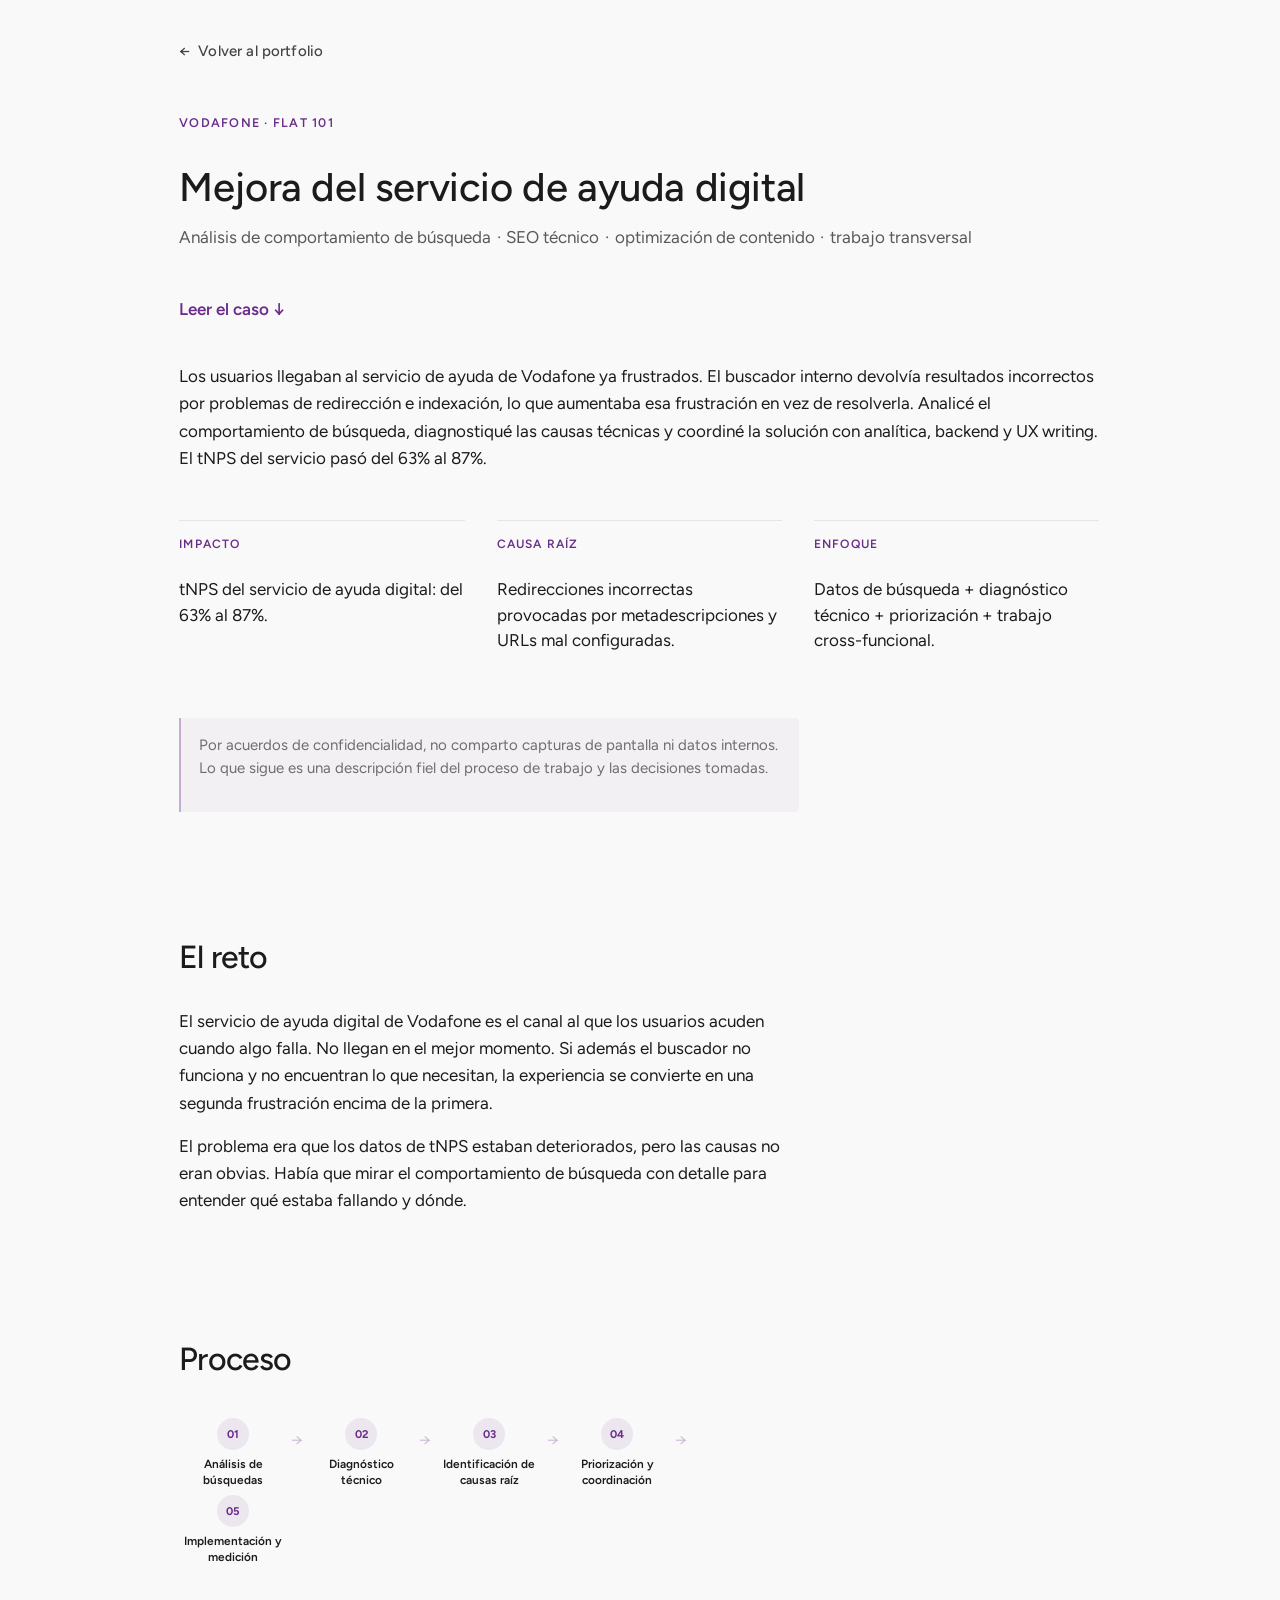
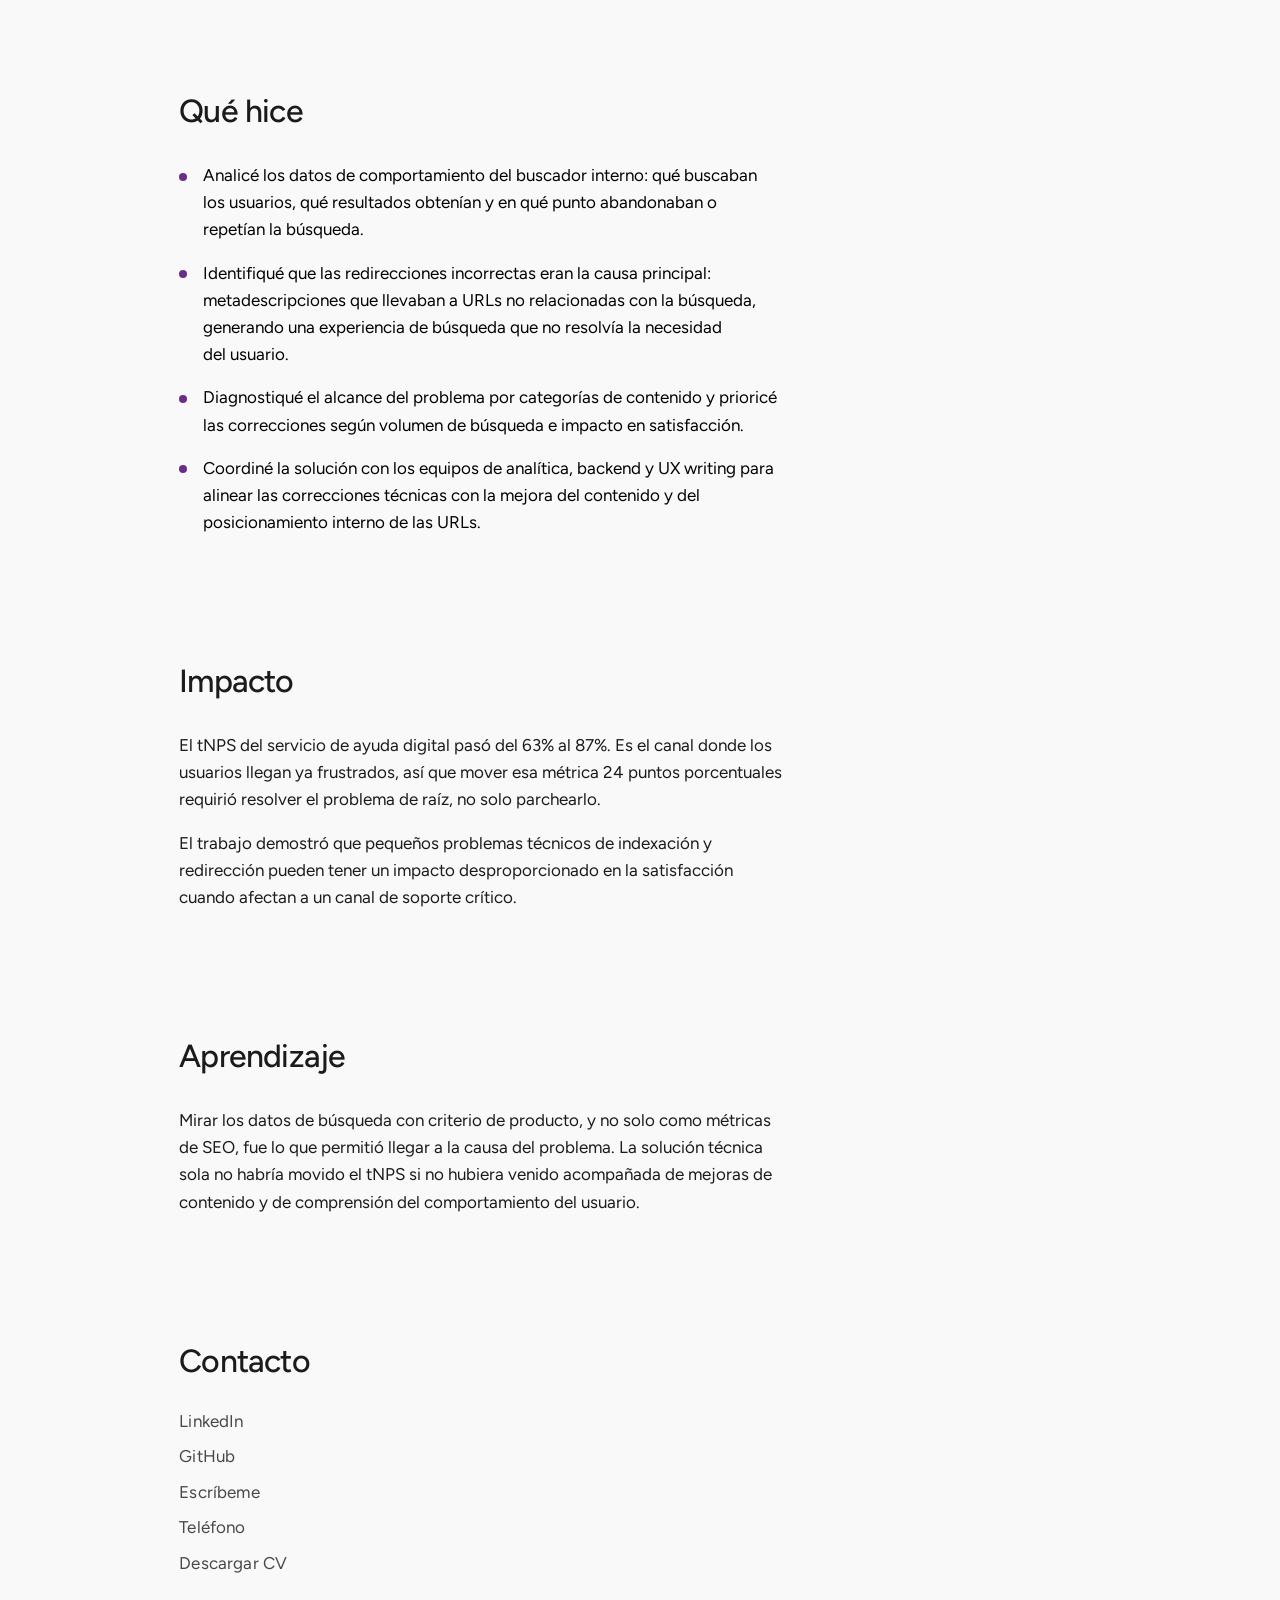
<file: vodafone.html>
<!DOCTYPE html>
<html lang="es">
 <head>
  <meta charset="utf-8" />
  <meta http-equiv="X-UA-Compatible" content="IE=edge" />
  <meta name="viewport" content="width=device-width, initial-scale=1" />
  <link rel="apple-touch-icon" sizes="76x76" href="img/apple-touch-icon.png" />
  <link rel="manifest" href="img/site.webmanifest" />
  <link rel="mask-icon" href="img/safari-pinned-tab.svg" color="#5bbad5" />
  <meta name="msapplication-TileColor" content="#da532c" />
  <meta name="theme-color" content="#ffffff" />
  <meta
   name="description"
   content="Vodafone | Mejora del servicio de ayuda digital. tNPS del 63% al 87%. Análisis de comportamiento de búsqueda, diagnóstico técnico y trabajo transversal."
  />
  <meta property="og:title" content="Vodafone | Maruxa Moreira" />
  <meta property="og:type" content="website" />
  <meta property="og:url" content="vodafone.html" />
  <meta
   property="og:description"
   content="Mejora del servicio de ayuda digital de Vodafone. tNPS del 63% al 87%."
  />
  <meta property="og:image" content="Maruxa Moreira | Portfolio" />
  <title>Vodafone | Maruxa Moreira</title>
  <link
   rel="icon"
   type="image/png"
   sizes="32x32"
   href="img/favicon-32x32.png"
  />
  <link
   rel="icon"
   type="image/png"
   sizes="16x16"
   href="img/favicon-16x16.png"
  />
  <link rel="manifest" href="img/site.webmanifest" />
  <link rel="stylesheet" type="text/css" href="css/style.css?v=cases1" />
 </head>
 <body>
  <header></header>
  <main class="case-page case-page-project">
   <section class="case-study hr">
    <a class="case-study-back" href="index.html">Volver al portfolio</a>
    <div class="hr-hero hr-hero--solo">
     <div class="hr-hero-copy">
      <p class="hr-name">Vodafone · Flat 101</p>
      <h1 class="hr-headline">Mejora del servicio de ayuda digital</h1>

            <div class="hr-tags-wrap">
       <p class="hr-tags"><span>Análisis de comportamiento de búsqueda</span><span>SEO técnico</span><span>optimización de contenido</span><span>trabajo transversal</span></p>
      </div>
      <p class="hr-hook"><a href="#caso">Leer el caso <span aria-hidden="true">↓</span></a></p>
     <p class="hr-text hr-lead">Los usuarios llegaban al servicio de ayuda de Vodafone ya frustrados. El buscador interno devolvía resultados incorrectos por problemas de redirección e indexación, lo que aumentaba esa frustración en vez de resolverla. Analicé el comportamiento de búsqueda, diagnostiqué las causas técnicas y coordiné la solución con analítica, backend y UX writing. El tNPS del servicio pasó del 63% al 87%.</p>
      <div class="hr-highlights">
       <div class="hr-highlight">
        <p class="hr-highlight-label">Impacto</p>
        <p class="hr-highlight-text">
         tNPS del servicio de ayuda digital: del 63% al 87%.
        </p>
       </div>
       <div class="hr-highlight">
        <p class="hr-highlight-label">Causa raíz</p>
        <p class="hr-highlight-text">
         Redirecciones incorrectas provocadas por metadescripciones y URLs mal configuradas.
        </p>
       </div>
       <div class="hr-highlight">
        <p class="hr-highlight-label">Enfoque</p>
        <p class="hr-highlight-text">
         Datos de búsqueda + diagnóstico técnico + priorización + trabajo cross-funcional.
        </p>
       </div>
      </div>
     </div>
    </div>
    <div class="hr-note">
     <p>Por acuerdos de confidencialidad, no comparto capturas de pantalla ni datos internos. Lo que sigue es una descripción fiel del proceso de trabajo y las decisiones tomadas.</p>
    </div>
    <div class="hr-body" id="caso">
     <section class="hr-section">
      <h2 class="hr-h2">El reto</h2>
      <p>
       El servicio de ayuda digital de Vodafone es el canal al que los usuarios acuden cuando algo falla. No llegan en el mejor momento. Si además el buscador no funciona y no encuentran lo que necesitan, la experiencia se convierte en una segunda frustración encima de la primera.
      </p>
      <p>
       El problema era que los datos de tNPS estaban deteriorados, pero las causas no eran obvias. Había que mirar el comportamiento de búsqueda con detalle para entender qué estaba fallando y dónde.
      </p>
     </section>
     <section class="hr-section">
      <h2 class="hr-h2">Proceso</h2>
      <div class="process-flow">
       <div class="process-step">
        <span class="process-step-num">01</span>
        <span class="process-step-label">Análisis de búsquedas</span>
       </div>
       <span class="process-arrow" aria-hidden="true">→</span>
       <div class="process-step">
        <span class="process-step-num">02</span>
        <span class="process-step-label">Diagnóstico técnico</span>
       </div>
       <span class="process-arrow" aria-hidden="true">→</span>
       <div class="process-step">
        <span class="process-step-num">03</span>
        <span class="process-step-label">Identificación de causas raíz</span>
       </div>
       <span class="process-arrow" aria-hidden="true">→</span>
       <div class="process-step">
        <span class="process-step-num">04</span>
        <span class="process-step-label">Priorización y coordinación</span>
       </div>
       <span class="process-arrow" aria-hidden="true">→</span>
       <div class="process-step">
        <span class="process-step-num">05</span>
        <span class="process-step-label">Implementación y medición</span>
       </div>
      </div>
     </section>
     <section class="hr-section">
      <h2 class="hr-h2">Qué hice</h2>
      <ul class="hr-list">
       <li>
        Analicé los datos de comportamiento del buscador interno: qué buscaban los usuarios, qué resultados obtenían y en qué punto abandonaban o repetían la búsqueda.
       </li>
       <li>
        Identifiqué que las redirecciones incorrectas eran la causa principal: metadescripciones que llevaban a URLs no relacionadas con la búsqueda, generando una experiencia de búsqueda que no resolvía la necesidad del usuario.
       </li>
       <li>
        Diagnostiqué el alcance del problema por categorías de contenido y prioricé las correcciones según volumen de búsqueda e impacto en satisfacción.
       </li>
       <li>
        Coordiné la solución con los equipos de analítica, backend y UX writing para alinear las correcciones técnicas con la mejora del contenido y del posicionamiento interno de las URLs.
       </li>
      </ul>
     </section>
     <section class="hr-section">
      <h2 class="hr-h2">Impacto</h2>
      <p>
       El tNPS del servicio de ayuda digital pasó del 63% al 87%. Es el canal donde los usuarios llegan ya frustrados, así que mover esa métrica 24 puntos porcentuales requirió resolver el problema de raíz, no solo parchearlo.
      </p>
      <p>
       El trabajo demostró que pequeños problemas técnicos de indexación y redirección pueden tener un impacto desproporcionado en la satisfacción cuando afectan a un canal de soporte crítico.
      </p>
     </section>
     <section class="hr-section">
      <h2 class="hr-h2">Aprendizaje</h2>
      <p>
       Mirar los datos de búsqueda con criterio de producto, y no solo como métricas de SEO, fue lo que permitió llegar a la causa del problema. La solución técnica sola no habría movido el tNPS si no hubiera venido acompañada de mejoras de contenido y de comprensión del comportamiento del usuario.
      </p>
     </section>
    </div>
   </section>
   <section class="contact case-study-contact hr hr-contact">
    <h2 class="hr-h2">Contacto</h2>
    <div class="socials">
     <a
      href="https://www.linkedin.com/in/maruxamoreira/"
      target="_blank"
      rel="noopener noreferrer"
     >
      <p class="socials-title">LinkedIn<span class="hr-sr"> (se abre en una pestaña nueva)</span></p>
     </a>
     <a
      href="https://github.com/marusheena/Calidad-del-Aire-en-Madrid"
      target="_blank"
      rel="noopener noreferrer"
     >
      <p class="socials-title">GitHub<span class="hr-sr"> (se abre en una pestaña nueva)</span></p>
     </a>
     <a
      href="mailto:maruxamoreira@gmail.com"
      target="_blank"
      rel="noopener noreferrer"
     >
      <p class="socials-title">Escríbeme</p>
     </a>
     <a href="tel:692694191" target="_blank" rel="noopener noreferrer">
      <p class="socials-title">Teléfono</p>
     </a>
     <a href="img/PM_CV_Maruxa Moreira.pdf" target="_blank" rel="noopener noreferrer" aria-label="Descargar CV en PDF (se abre en una pestaña nueva)">
      <p class="socials-title">Descargar CV</p>
     </a>
    </div>
   </section>
  </main>
  <script src="js/custom.js"></script>
 </body>
</html>
</file>
<file: css/style.css>
@charset "utf-8";

/*** Fonts Face CSS ***/
@import url('https://fonts.googleapis.com/css2?family=Figtree:ital,wght@0,300..900;1,300..900&display=swap');



/**** CSS Variables ****/

/** use variables in css property like, background-color: var(--primary-color); */
:root {
    /* --- color variables --- */
    --primary-color: #f9f9f9;
    --secondary-color: #fff;
    --border-color: #e8dede;
    --divider-color: #e5e5e5;
    --text-primary-color: #1B1B1B;
    --text-secondary-color: #888888
;
    --text-selection-color: #b3d4fc;
    --accent-color: #6a2e8a;
    --accent-soft-color: rgba(106, 46, 138, 0.18);
    --section-spacing: 72px;
    --section-spacing-mobile: 52px;
}

/* -=- Common Element CSS Start -=- */
*,
*:before,
*:after {
    -webkit-box-sizing: border-box;
    -moz-box-sizing: border-box;
    box-sizing: border-box;
}

::-moz-selection {
    background: var(--text-selection-color);
    text-shadow: none;
}

::selection {
    background: var(--text-selection-color);
    text-shadow: none;
}

/* Prevent font size inflation */
html {
  -moz-text-size-adjust: none;
  -webkit-text-size-adjust: none;
  text-size-adjust: none;
}

html,
body {
    margin: 0px;
    padding: 0px;
    font-family: 'Figtree', sans-serif;
    font-size: 16px;
    line-height: 20px;
    -webkit-font-smoothing: antialiased;
    -moz-osx-font-smoothing: grayscale;
    background-color: var(--primary-color);
}

.cursor {
    position: absolute;
    width: 50px;
    height: 50px;
    border-radius: 50%;
    background: rgba(0, 0, 0, 0.5);
    pointer-events: none; /* Asegura que el cursor no interfiera con otros elementos */
    mix-blend-mode: difference; /* Ajusta esto para lograr el efecto deseado */
}

/* img {
    border: 0px !important;
    outline: none;
    width: 100%;
    max-width: 100%;
    display: block;
} */

ul,
ol {
    /* margin: 0px; */
    /* padding: 0px; */
}

a {
    text-decoration: none;
    outline: none;
}

/* A elements that don't have a class get default styles */
a:not([class]) {
  text-decoration-skip-ink: auto;
  color: currentColor;
}

/* Remove default margin in favour of better control in authored CSS */
body, h1, h2, h3, h4, p,
figure, blockquote, dl, dd {
}

/* Remove list styles on ul, ol elements with a list role, which suggests default styling will be removed */
ul[role='list'],
ol[role='list'] {
  list-style: none;
}

a:hover,
a:focus,
a:active,
a:visited {
    outline: none;
    text-decoration: none;
}

.btn:focus,
.btn.focus,
.form-control:hover,
.form-control:focus,
.form-control:focus:Active {
    outline: none !important;
    box-shadow: none !important;
    -webkit-box-shadow: none !important;
}

p {
    margin: 0px;
    font-size: 17px;
    line-height: 1.6;
    color: var(--text-primary-color);
    font-weight: normal;
    padding-bottom: 16px;
}

hr {
    margin: 1em 0;
    padding: 0;
    display: block;
    border: 0;
    border-top: 1px solid var(--border-color);
}

audio,
canvas,
iframe,
img,
svg,
video {
    vertical-align: middle;
}

fieldset {
    border: 0;
    margin: 0;
    padding: 0;
}

input::placeholder {
    /* Chrome, Firefox, Opera, Safari 10.1+ */
    color: var(--text-secondary-color);
    opacity: 1;
}

input:-ms-input-placeholder {
    /* Internet Explorer 10-11 */
    color: var(--text-secondary-color);
}

input::-ms-input-placeholder {
    /* Microsoft Edge */
    color: var(--text-secondary-color);
}

/* Inherit fonts for inputs and buttons */
input, button,
textarea, select {
  font: inherit;
}

textarea {
    resize: none;
}

/* Make sure textareas without a rows attribute are not tiny */
textarea:not([rows]) {
  min-height: 10em;
}

textarea::placeholder {
    color: var(--text-secondary-color);
    opacity: 1;
}

textarea:-ms-input-placeholder {
    color: var(--text-secondary-color);
}

textarea::-ms-input-placeholder {
    color: var(--text-secondary-color);
}

h1,
h2,
h3,
h4,
h5,
h6,
.h1,
.h2,
.h3,
.h4,
.h5,
.h6,
p,
a {
    font-family: 'Figtree', sans-serif;
}

/*** Heading CSS ***/
h1,
.h1 {
    line-height: 32px;
}

h2,
.h2 {
    line-height: 32px;

}

h3,
.h3 {
    line-height: 32px;
}

h4,
.h4 {
    line-height: 32px;
}

h5,
.h5 {
    line-height: 32px;
}

h6,
.h6 {
    line-height: 32px;
}

/* Common Class CSS related to text alignment*/
.text-center {
    text-align: center;
}

.text-left {
    text-align: left;
}

.text-right {
    text-align: right;
}

.text-introduction {
    margin-top: 24px;
}

.grey {
    color: var(--text-secondary-color) !important;
}

/* -=- Header CSS -=- */
header {}

/* -=- Footer CSS -=- */
footer {
    padding: 2rem 8vw 3rem;
}

footer .footer-cv-link {
    margin-top: 0;
}

/* -=- Main Area CSS -=- */
main {}

/* -=- Keyframe CSS -=- */

.bottom-spacer {
    margin-bottom: 0;
}

.divider {
    background-color: var(--divider-color);
    height: 1px;
    margin-top: 1.5rem;
    margin-bottom: 1.5rem;
}

.hero-section {
    width: 100%;
    display: flex;
    justify-content: center;
    align-items: center;
    background-color: black;
}

.hero {
    background-color: black;
    padding: 0;
    height: 100vh;
    height: 100dvh;
    position: relative;
    overflow: hidden;
    display: flex;
    align-items: flex-end;
}

.title-wrapper {
    z-index: 2;
}

.header-element {
    display: block;
}

.header-section {
    display: flex;
    align-self: center;
    flex-direction: column;
}

.hero .header-section {
    position: absolute;
    top: 0;
    bottom: 0;
    left: 0;
    width: 100%;
    max-width: none;
    align-items: flex-start;
    align-self: stretch;
    height: 100%;
    padding: 0;
    overflow: hidden;
}

.hero .title-wrapper-hero {
    position: relative;
    width: 100%;
    height: 100%;
    max-width: none;
    display: flex;
    align-items: flex-end;
}

.header-element-title-hero {
    font-weight: 600;
    font-size: min(19vw, 40dvh);
    margin: 0 0 -0.15em;
    padding: 0;
    width: 100%;
    overflow: hidden;
    line-height: 1;
    letter-spacing: -0.05em;
    white-space: nowrap;
    z-index: 2;
    font-family: 'Figtree', sans-serif;
    color: #fff;
    mix-blend-mode: difference;
}

.marquee-track {
    display: flex;
    width: max-content;
    animation: marquee-scroll 20s linear infinite;
    will-change: transform;
}

.marquee-item {
    flex-shrink: 0;
}

@keyframes marquee-scroll {
    from { transform: translateX(0); }
    to { transform: translateX(-50%); }
}

.hero-grain {
    position: absolute;
    inset: 0;
    width: 100%;
    height: 100%;
    z-index: 3;
    pointer-events: none;
    mix-blend-mode: overlay;
    opacity: 0.35;
}

@media (prefers-reduced-motion: reduce) {
    .marquee-track {
        animation: none;
    }
}

.header-element-subtitle-hero {
    position: absolute;
    top: clamp(20px, 5vh, 64px);
    left: 0;
    font-weight: 500;
    font-size: clamp(22px, 4.5vw, 80px);
    color: #fff;
    line-height: 1.05;
    margin: 0 0 0 clamp(16px, 4vw, 56px);
    padding: 0;
    z-index: 2;
    font-family: 'Figtree', sans-serif;
}

.header-element-role-tagline {
    display: block;
    margin-top: 0.28em;
    max-width: 15em;
    font-size: clamp(16px, 2vw, 30px);
    font-weight: 400;
    line-height: 1.25;
    letter-spacing: 0.01em;
    color: var(--home-accent, #b77cf2);
}

.header-element-title {
    font-weight: 500;
    font-size: 32px;
    margin-bottom: 8px;
    line-height: 1.1;
    z-index: 2;
}
.header-element-subtitle {
    font-weight: 300;
    font-size: 32px;
    color: #6a2e8a;
    line-height: 1.1;
    z-index: 2;
}

.about,
.habilitites,
.success-cases,
.special-projects,
.projects,
.about-me,
.contact {
    margin-left: 8vw;
    margin-right: 8vw;
}

.about {
    margin-top: 0;
    padding-top: 72px;
    padding-bottom: 0;
}

.frase { font-size: clamp(1.8rem, 4.5vw, 2.8rem); font-weight: 500; line-height: 1.2; font-family: 'Figtree', sans-serif; margin: 0 0 0.25rem; }
.frase span { color: #6a2e8a; }
.linea { width: 48px; height: 2px; background: #6a2e8a; margin: 1.5rem 0 2rem; border-radius: 2px; }
.dos-col { display: grid; grid-template-columns: repeat(auto-fit, minmax(280px, 1fr)); gap: 2.5rem; }
.sep { border: none; border-top: 0.5px solid #e0e0e0; margin: 3.5rem 0 2.5rem; }
.tres-col { display: grid; grid-template-columns: repeat(auto-fit, minmax(200px, 1fr)); gap: 1.5rem; }
.item strong { display: block; font-size: 12px; font-weight: 600; color: #6a2e8a; text-transform: uppercase; letter-spacing: 0.07em; margin-bottom: 6px; }
.cta-link { display: inline-block; margin-top: 2rem; color: #6a2e8a; font-size: 15px; font-weight: 500; text-decoration: none; }
.cta-link:hover { color: #2c2c2a; }

.habilitites {
    margin-top: 0;
    padding-top: 80px;
}

.success-cases,
.special-projects,
.projects,
.about-me,
.contact {
    margin-top: var(--section-spacing);
}

.success-cases {
    padding-bottom: 0;
}

.special-projects-feature {
    display: grid;
    grid-template-columns: 1fr;
    gap: 28px;
    align-items: stretch;
    margin-top: 40px;
    padding: 30px;
    border: 1px solid rgba(27, 27, 27, 0.08);
    border-radius: 24px;
    background: rgba(255, 255, 255, 0.72);
    box-shadow: 0 10px 30px rgba(27, 27, 27, 0.04);
}

.special-projects-copy {
    display: flex;
    flex-direction: column;
}

.special-projects-company {
    display: inline-block;
    font-weight: 500;
    font-size: 13px;
    letter-spacing: 0.12em;
    text-transform: uppercase;
    line-height: 1.1;
    padding-bottom: 14px;
    color: var(--text-secondary-color);
    opacity: 0.82;
}

.special-projects-title {
    margin: 0;
    padding-bottom: 22px;
    font-weight: 400;
    font-size: 30px;
    line-height: 1.08;
    color: var(--text-primary-color);
    font-family: 'Figtree', sans-serif;
}

.special-projects-meta {
    font-size: 13px;
    line-height: 1.55;
    letter-spacing: 0.01em;
    color: var(--text-secondary-color);
    padding-bottom: 22px;
    opacity: 0.9;
}

.special-projects-summary,
.special-projects-contribution {
    font-size: 18px;
    line-height: 1.65;
    color: var(--text-primary-color);
    padding-bottom: 18px;
    max-width: 62ch;
}

.special-projects-contribution {
    color: rgba(27, 27, 27, 0.88);
}

.special-projects-award {
    font-size: 15px;
    line-height: 1.5;
    letter-spacing: 0.01em;
    color: rgba(106, 46, 138, 0.88);
    padding-bottom: 0;
}

.special-projects-cta {
    margin-top: 28px;
    display: inline-flex;
    align-items: center;
    position: relative;
    gap: 8px;
    width: fit-content;
    font-size: 15px;
    line-height: 1.2;
    font-weight: 500;
    color: #6a2e8a;
    letter-spacing: 0.01em;
    font-family: 'Figtree', sans-serif;
    text-decoration: none;
    transition: color 180ms ease, gap 180ms ease;
}

.download-cv-link {
    display: inline-flex;
    align-items: center;
    position: relative;
    gap: 8px;
    width: fit-content;
    font-size: 15px;
    line-height: 1.2;
    font-weight: 500;
    color: #6a2e8a;
    letter-spacing: 0.01em;
    font-family: 'Figtree', sans-serif;
    text-decoration: none;
    transition: color 180ms ease, gap 180ms ease;
}
.special-projects-cta::after, .download-cv-link::after {
    content: "→";
    font-size: 14px;
    line-height: 1;
    position: relative;
    top: 1px;
}

.special-projects-cta::before, .download-cv-link::before {
    content: "";
    position: absolute;
    left: 0;
    bottom: -2px;
    width: 100%;
    height: 1px;
    background-color: currentColor;
    transform: scaleX(0);
    transform-origin: left center;
    transition: transform 220ms ease;
}

.special-projects-cta:hover,
.special-projects-cta:focus-visible,
.download-cv-link:hover,
.download-cv-link:focus-visible {
    color: #2c2c2a;
    gap: 10px;
}

.special-projects-cta:hover::before,
.special-projects-cta:focus-visible::before,
.download-cv-link:hover::before,
.download-cv-link:focus-visible::before {
    transform: scaleX(1);
}

.special-projects-visual {
    min-height: 320px;
    display: flex;
    align-items: center;
    justify-content: center;
}

.special-projects-visual-frame {
    position: relative;
    width: min(100%, 420px);
    aspect-ratio: 1 / 1;
    border-radius: 28px;
    background:
        radial-gradient(circle at center, rgba(106, 46, 138, 0.12), rgba(106, 46, 138, 0.02) 38%, transparent 39%),
        linear-gradient(145deg, rgba(255, 255, 255, 0.92), rgba(245, 243, 248, 0.82));
    border: 1px solid rgba(27, 27, 27, 0.08);
    overflow: hidden;
}

.special-projects-ring {
    position: absolute;
    border-radius: 50%;
    border: 1px solid rgba(106, 46, 138, 0.24);
    left: 50%;
    top: 50%;
    transform: translate(-50%, -50%);
}

.special-projects-ring-outer {
    width: 82%;
    height: 82%;
}

.special-projects-ring-middle {
    width: 58%;
    height: 58%;
}

.special-projects-ring-inner {
    width: 32%;
    height: 32%;
    background: rgba(106, 46, 138, 0.08);
}

.special-projects-node,
.special-projects-center-label {
    position: absolute;
    display: inline-flex;
    align-items: center;
    justify-content: center;
    color: var(--text-primary-color);
}

.special-projects-node {
    padding: 10px 14px;
    border-radius: 999px;
    font-size: 12px;
    line-height: 1.2;
    letter-spacing: 0.06em;
    text-transform: uppercase;
}

.special-projects-center-label {
    left: 50%;
    top: 50%;
    transform: translate(-50%, -50%);
    text-align: center;
    font-family: 'Figtree', sans-serif;
    font-size: 26px;
    line-height: 1.08;
}

.special-projects-node.node-top {
    top: 10%;
    left: 50%;
    transform: translateX(-50%);
}

.special-projects-node.node-right {
    top: 50%;
    right: 6%;
    transform: translateY(-50%);
}

.special-projects-node.node-bottom {
    bottom: 10%;
    left: 50%;
    transform: translateX(-50%);
}

.special-projects-node.node-left {
    top: 50%;
    left: 6%;
    transform: translateY(-50%);
}

/* ── Grid de proyecto cards ── */
.project-cards-grid {
    display: grid;
    grid-template-columns: repeat(3, 1fr);
    gap: 20px;
    margin-top: 0;
}

.project-card {
    border-radius: 20px;
    border: 1px solid rgba(27, 27, 27, 0.08);
    background: rgba(255, 255, 255, 0.72);
    box-shadow: 0 4px 16px rgba(27, 27, 27, 0.04);
    overflow: hidden;
    display: flex;
    flex-direction: column;
    color: inherit;
    text-decoration: none;
    transition: box-shadow 220ms ease, transform 220ms ease;
}

.project-card:hover {
    box-shadow: 0 10px 32px rgba(27, 27, 27, 0.10);
    transform: translateY(-3px);
}

.project-card-img {
    width: 100%;
    height: 180px;
    overflow: hidden;
    flex-shrink: 0;
    position: relative;
}

.project-card-img img {
    width: 100%;
    height: 100%;
    object-fit: cover;
    display: block;
    filter: grayscale(100%);
    transition: filter 420ms ease, transform 320ms ease;
}

.project-card:hover .project-card-img img {
    filter: grayscale(0%);
    transform: scale(1.04);
}

.project-card-img--aqi {
    background: linear-gradient(160deg, #c5cfd6, #8fa0ad);
}

.project-card-img--festival {
    background: linear-gradient(160deg, #2a1a0e, #5c3520);
}

.project-card-img--maru {
    background: linear-gradient(160deg, rgba(106, 46, 138, 0.12), rgba(106, 46, 138, 0.28));
}

/* Badge superpuesto sobre la imagen */
.project-card-badge {
    position: absolute;
    bottom: 10px;
    left: 12px;
    background: rgba(255, 255, 255, 0.88);
    backdrop-filter: blur(6px);
    -webkit-backdrop-filter: blur(6px);
    padding: 4px 10px;
    border-radius: 999px;
    font-size: 10px;
    font-weight: 600;
    letter-spacing: 0.08em;
    text-transform: uppercase;
    color: rgba(27, 27, 27, 0.65);
    font-family: 'Figtree', sans-serif;
    line-height: 1.3;
    z-index: 1;
}

.project-card-body {
    padding: 20px 22px 22px;
    display: flex;
    flex-direction: column;
    flex: 1;
}

.project-card-title {
    font-family: 'Figtree', sans-serif;
    font-size: 21px;
    font-weight: 400;
    line-height: 1.15;
    color: var(--text-primary-color);
    margin: 0 0 8px;
}

.project-card-meta {
    font-size: 12px;
    color: rgba(27, 27, 27, 0.42);
    margin: 0 0 12px;
    line-height: 1.4;
}

.project-card-desc {
    font-size: 14px;
    line-height: 1.6;
    color: rgba(27, 27, 27, 0.75);
    margin: 0 0 14px;
    flex: 1;
}

/* Elemento de cierre — igual en las tres cards */
.project-card-achievement {
    display: inline-block;
    font-size: 11px;
    font-weight: 500;
    font-family: 'Figtree', sans-serif;
    color: rgba(27, 27, 27, 0.48);
    background: rgba(27, 27, 27, 0.05);
    border-radius: 999px;
    padding: 4px 10px;
    line-height: 1.4;
    margin-bottom: 14px;
}

.project-card-cta {
    display: inline-flex;
    align-items: center;
    gap: 6px;
    color: #6a2e8a;
    font-size: 14px;
    font-weight: 500;
    font-family: 'Figtree', sans-serif;
    text-decoration: none;
    margin-top: auto;
    transition: color 180ms ease, gap 180ms ease;
}

.project-card-cta::after {
    content: "→";
    font-size: 13px;
}

.project-card-cta:hover {
    color: #2c2c2a;
    gap: 10px;
}

.case-study-special-visual {
    margin-top: 34px;
    margin-bottom: 4px;
    min-height: auto;
}

.success-cases-grid {
    display: grid;
    grid-template-columns: 1fr;
    gap: 24px;
    align-items: stretch;
    margin-top: 0;
}

.success-cases-element {
    display: flex;
    flex-direction: column;
}

.success-cases-card {
    min-height: 100%;
    display: flex;
    flex-direction: column;
    padding: 32px 30px 30px;
    border: 1px solid rgba(27, 27, 27, 0.08);
    border-radius: 18px;
    background: rgba(255, 255, 255, 0.72);
    box-shadow: 0 8px 24px rgba(27, 27, 27, 0.035);
    transition: transform 220ms ease, box-shadow 220ms ease, border-color 220ms ease;
    backdrop-filter: blur(6px);
    -webkit-backdrop-filter: blur(6px);
    cursor: pointer;
    color: inherit;
}

.success-cases-card:hover {
    transform: translateY(-4px);
    box-shadow: 0 18px 42px rgba(27, 27, 27, 0.075);
    border-color: rgba(27, 27, 27, 0.12);
}

.success-cases-card:focus-visible {
    outline: none;
    transform: translateY(-4px);
    box-shadow: 0 18px 42px rgba(27, 27, 27, 0.075);
    border-color: rgba(106, 46, 138, 0.34);
}

.success-cases-element-header {
    display: flex;
    flex-direction: column;
    height: 100%;
}

.success-cases-element-header-company {
    font-weight: 500;
    font-size: 13px;
    letter-spacing: 0.12em;
    text-transform: uppercase;
    line-height: 1.1;
    padding-bottom: 14px;
    color: var(--text-secondary-color);
    opacity: 0.82;
}



.success-cases-element-header-title {
    font-weight: 400;
    font-size: 30px;
    line-height: 1.1;
    color: var(--text-primary-color);
    font-family: 'Figtree', sans-serif;
    padding-bottom: 24px;
}

.success-cases-card-meta {
    font-size: 13px;
    line-height: 1.55;
    letter-spacing: 0.01em;
    color: var(--text-secondary-color);
    padding-bottom: 26px;
    max-width: 100%;
    opacity: 0.9;
}

.success-cases-card-impact {
    font-size: 17px;
    line-height: 1.6;
    letter-spacing: 0;
    color: var(--text-primary-color);
    padding-bottom: 0;
    max-width: 100%;
    font-family: 'Figtree', sans-serif;
    font-weight: normal;
}

.success-cases-card-impact strong {
    font-weight: normal;
}

.success-cases-card-cta {
    margin-top: auto;
    display: inline-flex;
    align-items: center;
    position: relative;
    gap: 8px;
    width: fit-content;
    padding-top: 34px;
    font-size: 15px;
    line-height: 1.2;
    font-weight: 500;
    color: #6a2e8a;
    padding-bottom: 0;
    letter-spacing: 0.01em;
    font-family: 'Figtree', sans-serif;
    text-decoration: none;
    transition: color 180ms ease, gap 180ms ease;
}

.success-cases-card,
.success-cases-card:visited,
.success-cases-card:hover,
.success-cases-card:focus,
.success-cases-card:active {
    color: var(--text-primary-color);
    text-decoration: none;
}

.success-cases-card-cta::after {
    content: "→";
    font-size: 14px;
    line-height: 1;
    position: relative;
    top: 1px;
}

.success-cases-card-cta::before {
    content: "";
    position: absolute;
    left: 0;
    bottom: -2px;
    width: 100%;
    height: 1px;
    background-color: currentColor;
    transform: scaleX(0);
    transform-origin: left center;
    transition: transform 220ms ease;
}

.success-cases-card:hover .success-cases-card-cta,
.success-cases-card:focus-visible .success-cases-card-cta {
    color: #2c2c2a;
    gap: 10px;
}

.success-cases-card:hover .success-cases-card-cta::before,
.success-cases-card:focus-visible .success-cases-card-cta::before {
    transform: scaleX(1);
}

.case-page {
    margin: 60px 8vw 8vh 8vw;
    padding-top: 40px;
}

.case-page-project {
    padding-bottom: 10vh;
}

.case-study {
    width: 100%;
    max-width: none;
}

.case-study-back {
    display: inline-flex;
    align-items: center;
    position: relative;
    gap: 8px;
    width: fit-content;
    margin-bottom: 48px;
    font-size: 15px;
    line-height: 1.2;
    font-weight: 500;
    color: rgba(27, 27, 27, 0.82);
    letter-spacing: 0.01em;
    font-family: 'Figtree', sans-serif;
    text-decoration: none;
    transition: color 180ms ease, gap 180ms ease;
}

.case-study-back::before {
    content: "←";
    font-size: 14px;
    line-height: 1;
    position: relative;
    top: 1px;
}

.case-study-back::after {
    content: "";
    position: absolute;
    left: 0;
    bottom: -2px;
    width: 100%;
    height: 1px;
    background-color: currentColor;
    transform: scaleX(0);
    transform-origin: left center;
    transition: transform 220ms ease;
}

.case-study-back:hover {
    color: var(--accent-color);
    gap: 10px;
}

.case-study-back:hover::after,
.case-study-back:focus-visible::after {
    transform: scaleX(1);
}

.case-study-intro,
.case-study-divider,
.case-study-content {
    width: 100%;
    max-width: none;
}

.case-study-intro {
    display: block;
}

.case-study-header {
    max-width: 100%;
}

.case-study-overview {
    max-width: 100%;
    padding-top: 24px;
}

.case-study-company {
    display: inline-block;
    font-size: 13px;
    line-height: 1.1;
    letter-spacing: 0.12em;
    text-transform: uppercase;
    color: var(--text-secondary-color);
    padding-bottom: 16px;
    opacity: 0.82;
}

.case-study-title {
    margin: 0;
    padding-bottom: 0;
    font-family: 'Figtree', sans-serif;
    font-size: 64px;
    line-height: 1;
    font-weight: 400;
    color: var(--text-primary-color);
    max-width: 100%;
}

.case-study-meta {
    font-size: 15px;
    line-height: 1.5;
    color: var(--text-secondary-color);
    padding-bottom: 18px;
    opacity: 0.92;
}

.case-study-summary {
    max-width: 62ch;
    padding-bottom: 0;
    font-size: 19px;
    line-height: 1.6;
}

.case-study-resource-links {
    display: flex;
    flex-wrap: wrap;
    gap: 16px;
    padding-top: 22px;
}

.case-study-resource-link {
    display: inline-flex;
    align-items: center;
    position: relative;
    gap: 8px;
    width: fit-content;
    font-size: 15px;
    line-height: 1.2;
    font-weight: 500;
    color: rgba(27, 27, 27, 0.82);
    letter-spacing: 0.01em;
    font-family: 'Figtree', sans-serif;
    text-decoration: none;
    transition: color 180ms ease, gap 180ms ease;
}

.case-study-resource-link::after {
    content: "↗";
    font-size: 13px;
    line-height: 1;
    position: relative;
    top: 0;
}

.case-study-resource-link::before {
    content: "";
    position: absolute;
    left: 0;
    bottom: -2px;
    width: 100%;
    height: 1px;
    background-color: currentColor;
    transform: scaleX(0);
    transform-origin: left center;
    transition: transform 220ms ease;
}

.case-study-resource-link:hover,
.case-study-resource-link:focus-visible {
    color: var(--accent-color);
    gap: 10px;
}

.case-study-resource-link:hover::before,
.case-study-resource-link:focus-visible::before {
    transform: scaleX(1);
}

.case-study-highlights {
    display: grid;
    grid-template-columns: 1fr;
    gap: 20px;
    max-width: 1120px;
    padding-top: 36px;
}

.case-study-highlight {
    padding: 0;
    border-top: 0;
}

.case-study-highlight-label {
    font-size: 13px;
    line-height: 1.1;
    letter-spacing: 0.12em;
    text-transform: uppercase;
    color: var(--text-secondary-color);
    padding-bottom: 10px;
    opacity: 0.88;
}

.case-study-highlight-text {
    max-width: 22ch;
    padding-bottom: 0;
    line-height: 1.5;
    font-size: 16px;
}

.case-study-divider {
    height: 1px;
    margin: 40px 0 0;
    background-color: var(--divider-color);
}

.case-study-content {
    max-width: 920px;
    padding-top: 40px;
}

.case-study-section {
    padding-bottom: 48px;
}

.case-study-section:last-child {
    padding-bottom: 0;
}

.case-study-section-title {
    margin: 0;
    padding-bottom: 14px;
    font-family: 'Figtree', sans-serif;
    font-size: 30px;
    line-height: 1.08;
    font-weight: 400;
    color: var(--text-primary-color);
}

.case-study-section p:last-child {
    padding-bottom: 0;
}

.case-study-section p {
    padding-bottom: 12px;
}

.case-study-section .case-study-resource-link {
    margin-top: 6px;
}

.case-study-quote {
    margin: 28px 0;
    padding: 0 0 0 20px;
    border-left: 2px solid rgba(106, 46, 138, 0.35);
    font-family: 'Figtree', sans-serif;
    font-style: italic;
    font-size: 1.05rem;
    line-height: 1.65;
    color: rgba(27, 27, 27, 0.72);
}

/* Process flow — visual step-by-step */
.process-flow {
    display: flex;
    flex-wrap: wrap;
    align-items: flex-start;
    gap: 6px 4px;
    margin: 20px 0 8px;
}

.process-step {
    display: flex;
    flex-direction: column;
    align-items: center;
    gap: 7px;
    min-width: 88px;
    max-width: 108px;
}

.process-step-num {
    width: 32px;
    height: 32px;
    border-radius: 50%;
    background: rgba(106, 46, 138, 0.09);
    color: #6a2e8a;
    font-size: 0.7rem;
    font-weight: 700;
    display: flex;
    align-items: center;
    justify-content: center;
    font-family: 'Figtree', sans-serif;
    flex-shrink: 0;
}

.process-step-label {
    font-size: 0.74rem;
    font-weight: 600;
    color: #1B1B1B;
    text-align: center;
    font-family: 'Figtree', sans-serif;
    line-height: 1.35;
}

.process-arrow {
    color: rgba(106, 46, 138, 0.3);
    font-size: 1rem;
    margin-top: 6px;
    flex-shrink: 0;
    align-self: flex-start;
    padding-top: 6px;
}

/* Confidentiality note */
.case-confidentiality {
    background: rgba(106, 46, 138, 0.04);
    border-left: 3px solid rgba(106, 46, 138, 0.2);
    padding: 13px 18px;
    border-radius: 0 4px 4px 0;
    margin: 0 0 0;
}

.case-confidentiality p {
    margin: 0;
    padding-bottom: 0 !important;
    font-size: 0.82rem;
    color: rgba(27, 27, 27, 0.55);
    line-height: 1.55;
    font-family: 'Figtree', sans-serif;
}

@media (max-width: 768px) {
    .process-flow {
        flex-direction: column;
        align-items: flex-start;
        gap: 0;
    }

    .process-step {
        flex-direction: row;
        min-width: unset;
        max-width: unset;
        gap: 12px;
    }

    .process-step-label {
        text-align: left;
    }

    .process-arrow {
        margin: 2px 0 2px 11px;
        transform: rotate(90deg);
        transform-origin: center;
    }
}

.case-study-list {
    margin: 0;
    padding: 0 0 0 20px;
}

.case-study-list li {
    font-family: 'Figtree', sans-serif;
    font-size: 17px;
    line-height: 1.6;
    color: var(--text-primary-color);
    padding-bottom: 12px;
}

.case-study-list li:last-child {
    padding-bottom: 0;
}

.contact.case-study-contact {
    margin-top: 140px;
    margin-left: 0;
    margin-right: 0;
    padding-bottom: 2vh;
    width: 100%;
}

.contact.case-study-contact .divider {
    background: var(--divider-color);
}

.case-detail {
    max-width: 980px;
}

.case-detail-header {
    margin-bottom: 40px;
}

.case-detail-company {
    display: inline-block;
    font-size: 12px;
    line-height: 1.1;
    letter-spacing: 0.12em;
    text-transform: uppercase;
    color: var(--text-secondary-color);
    padding-bottom: 16px;
}

.case-detail-title {
    font-family: 'Figtree', sans-serif;
    font-size: 52px;
    line-height: 1.02;
    font-weight: 400;
    color: var(--text-primary-color);
    margin: 0;
    padding-bottom: 20px;
}

.case-detail-meta {
    font-size: 14px;
    line-height: 1.5;
    color: var(--text-secondary-color);
    padding-bottom: 20px;
}

.case-detail-summary {
    max-width: 40ch;
    padding-bottom: 0;
}

.case-detail-grid {
    display: grid;
    grid-template-columns: 1fr;
    gap: 20px;
}

.case-detail-block {
    padding: 24px 0;
    border-top: 1px solid rgba(27, 27, 27, 0.12);
}

.case-detail-block-title {
    font-size: 12px;
    line-height: 1.1;
    letter-spacing: 0.12em;
    text-transform: uppercase;
    color: var(--text-secondary-color);
    padding-bottom: 12px;
}

.case-detail-block p:last-child {
    padding-bottom: 0;
}

.case-detail-list {
    margin: 0;
    padding: 0;
    list-style: none;
}

.case-detail-list li {
    font-family: 'Figtree', sans-serif;
    font-size: 17px;
    line-height: 1.6;
    color: var(--text-primary-color);
    padding-bottom: 12px;
}

.case-detail-list li:last-child {
    padding-bottom: 0;
}

.case-back-link {
    display: inline-flex;
    align-items: center;
    gap: 8px;
    width: fit-content;
    margin-top: 40px;
    font-family: 'Figtree', sans-serif;
    font-size: 20px;
    line-height: 1;
    color: var(--text-primary-color);
    border-bottom: 1px solid rgba(27, 27, 27, 0.18);
}

.case-back-link::before {
    content: "←";
    font-size: 18px;
    line-height: 1;
}

.contact {
    margin-bottom: 8vh;
}

.contact .divider {
    margin-top: 18px;
    margin-bottom: 0;
    background-color: var(--divider-color);
    height: 1px;
}

.projects .divider {
    margin-top: 18px;
    margin-bottom: 0;
    background-color: var(--divider-color);
    height: 1px;
}

.image_container {
    position: absolute;
    inset: 0;
    width: 100%;
    height: 100%;
    display: flex;
    justify-content: flex-start;
    align-items: flex-end;
}

.image_container::after {
    content: "";
    position: absolute;
    inset: 0;
    z-index: 1;
    pointer-events: none;
    background: rgba(0, 0, 0, 0.22);
}

.image_container img {
    width: 100%;
    height: 100%;
    margin: 0;
    object-fit: cover;
    object-position: 72% center;
    transform: scaleX(-1);
    position: absolute;
    inset: 0;
    z-index: 0;
}

.js .hero .image_container img {
    opacity: 0;
    transition: opacity 800ms ease;
}

.js .hero .image_container img.is-loaded {
    opacity: 1;
}

@media (prefers-reduced-motion: reduce) {
    .js .hero .image_container img {
        transition: none;
    }
}

.jobs {
    margin-top: 20px;
}

.job-cell {
    display: grid;
    grid-template-columns: 1fr;
    align-items: baseline;
    row-gap: 4px;
    padding: 24px 0 26px;
    border-bottom: 1px solid var(--divider-color);
}

.job-cell p {
    padding-bottom: 0;
    line-height: 1.45;
}

.job-cell p:first-child {
    color: rgba(136, 136, 136, 0.9);
    font-size: 15px;
    font-weight: 400;
}

.job-cell p:nth-child(2) {
    color: var(--text-primary-color);
    font-weight: 600;
}

.job-cell p:last-child {
    color: rgba(27, 27, 27, 0.68);
    font-weight: 400;
}

.socials {
    display: grid;
    grid-template-columns: 1fr;
    row-gap: 18px;
    margin-top: 0;
}

.socials a {
    display: inline-block;
    position: relative;
    width: fit-content;
    padding: 0;
    color: rgba(27, 27, 27, 0.8);
    text-decoration: none;
    transition: color 180ms ease;
}

.socials p {
    padding-bottom: 0;
}

.socials-title {
    font-size: 24px;
    line-height: 1.15;
    font-weight: 400;
    letter-spacing: 0.01em;
    color: inherit;
    font-family: 'Figtree', sans-serif;
}

.socials a::after {
    content: "";
    position: absolute;
    left: 0;
    bottom: -2px;
    width: 100%;
    height: 1px;
    background-color: currentColor;
    transform: scaleX(0);
    transform-origin: left center;
    transition: transform 220ms ease;
}

.socials a:hover {
    color: var(--accent-color);
}

.socials a:hover .socials-title,
.socials a:focus-visible .socials-title {
    color: var(--accent-color);
}

.socials a:hover::after,
.socials a:focus-visible::after {
    transform: scaleX(1);
}

.container-last-p p:last-child {
    padding-bottom: 0px;
} 



/* https://developer.mozilla.org/en-US/docs/Web/CSS/@media/prefers-reduced-motion */
@media (prefers-reduced-motion) {
    
}

/****** Responsive CSS Start ******/

@media only screen and (min-width: 1200px) {
    .job-cell {
        grid-template-columns: 1fr 1fr 1fr;
        column-gap: 24px;
        row-gap: 0;
    }


    .title-wrapper {
        width: 100%;
    }

    .two-columns {
        display: grid;
        grid-template-columns: 1fr 1fr;
        grid-gap: 24px;
    }

    .success-cases-grid {
        grid-template-columns: repeat(3, minmax(0, 1fr));
        gap: 28px;
    }

    .special-projects-feature {
        grid-template-columns: minmax(0, 1.15fr) minmax(320px, 0.85fr);
        gap: 42px;
        padding: 36px;
    }

    .project-cards-grid {
        grid-template-columns: repeat(3, 1fr);
        gap: 24px;
    }

    .case-detail-grid {
        grid-template-columns: 1fr 1fr;
        column-gap: 48px;
    }
    .about, .habilitites, .success-cases, .special-projects, .projects, .about-me, .contact {
        margin-left: 14vw;
        margin-right: 14vw;
    }

    .case-page {
        margin: 0 14vw 8vh 14vw;
    }

    .case-study-highlights {
        grid-template-columns: repeat(3, minmax(0, 1fr));
        gap: 36px;
    }

   
}

@media only screen and (max-width: 1199px) {
    .habilitites {
    padding-top: 56px;
    }

    .success-cases,
    .special-projects,
    .projects,
    .about-me,
    .contact {
        margin-top: var(--section-spacing-mobile);
    }

    .last {
        margin-top: 42px;
    }

    .success-cases-grid {
        grid-template-columns: repeat(2, minmax(0, 1fr));
        margin-top: 0;
    }

    .special-projects-feature {
        margin-top: 0;
        padding: 28px;
    }

    .project-cards-grid {
        grid-template-columns: repeat(2, 1fr);
        gap: 20px;
    }

    .special-projects-title {
        font-size: 26px;
    }

    .special-projects-summary,
    .special-projects-contribution {
        font-size: 17px;
    }

    .success-cases-grid .last {
        margin-top: 0;
    }

    .job-cell {
        row-gap: 6px;
        padding: 24px 0;
    }

    .case-study-title {
        font-size: 56px;
        max-width: 100%;
        line-height: 1.02;
    }

    .case-study-summary {
        font-size: 18px;
    }

    .case-study-content {
        padding-top: 40px;
    }

    .case-study-section {
        padding-bottom: 40px;
    }
}

/* Media query for screens less than 740px wide */
@media (max-width: 768px) {
    .dos-col {
        grid-template-columns: 1fr;
        gap: 1.5rem;
    }

    .tres-col {
        grid-template-columns: 1fr;
        gap: 2rem;
    }

    .tres-col .item {
        border-top: 1px solid #e0e0e0;
        padding-top: 1.5rem;
    }

    .tres-col .item:first-child {
        border-top: none;
        padding-top: 0;
    }
}

@media (max-width: 740px), (max-aspect-ratio: 1/1) {
    .hero .image_container img {
        object-position: min(0px, max(calc(100vw - 150dvh), calc(50vw - 50dvh))) center;
    }

    .hero .image_container::before {
        content: "";
        position: absolute;
        inset: 0;
        z-index: 1;
        pointer-events: none;
        background: linear-gradient(to bottom, rgba(0, 0, 0, 0.65) 0%, rgba(0, 0, 0, 0) 40%);
    }

    .header-element-title-hero {
        font-size: min(40vw, 24dvh);
        mix-blend-mode: unset;
    }

    .header-element-subtitle-hero {
        top: 24px;
        font-size: clamp(28px, 10vw, 64px);
    }

    .header-element-role-tagline {
        color: #fff;
        font-size: clamp(16px, 4.5vw, 22px);
    }
}

@media (max-width: 740px) {
    .success-cases-grid {
        grid-template-columns: 1fr;
        margin-top: 0;
    }

    .special-projects-feature {
        margin-top: 0;
        padding: 24px;
        border-radius: 18px;
        gap: 24px;
    }

    .project-cards-grid {
        grid-template-columns: 1fr;
        gap: 16px;
    }

    .project-card-img {
        height: 200px;
    }

    .special-projects-title {
        font-size: 24px;
        line-height: 1.08;
    }

    .special-projects-summary,
    .special-projects-contribution {
        font-size: 16px;
        line-height: 1.6;
    }

    .special-projects-visual {
        min-height: 260px;
    }

    .special-projects-center-label {
        width: 46%;
        min-height: 84px;
        font-size: 22px;
    }

    .special-projects-node {
        font-size: 11px;
        padding: 9px 12px;
    }

    .success-cases-card {
        padding: 24px;
        border-radius: 16px;
    }

    .success-cases-element-header-title {
        font-size: 26px;
    }

    .projects .divider {
        margin-top: 16px;
    }

    .contact .divider {
        margin-top: 16px;
    }

    .jobs {
        margin-top: 16px;
    }

    .socials {
        margin-top: 16px;
    }

    .job-cell {
        row-gap: 6px;
        padding: 20px 0 22px;
    }

    .case-page {
        margin: 40px 8vw 8vh 8vw;
        padding-top: 16px;
    }

    .case-study-back {
        margin-bottom: 32px;
    }

    .case-study-title {
        font-size: 40px;
        line-height: 1.04;
        max-width: 100%;
    }

    .case-study-highlights {
        padding-top: 32px;
    }

    .case-study-content {
        padding-top: 32px;
    }

    .case-study-section {
        padding-bottom: 32px;
    }

    .case-detail-title {
        font-size: 40px;
    }
}

@media (max-height: 520px) and (max-width: 900px) {
    .header-element-subtitle-hero {
        top: 16px;
        font-size: clamp(16px, 3.2vh, 28px);
    }
}

/****** Responsive CSS End ******/

/****** HEROES case page ******/
.hr {
    --hr-space: 128px;
}

.hr-hero {
    display: grid;
    grid-template-columns: minmax(0, 1fr) 360px;
    gap: 80px;
    align-items: center;
    padding-top: 8px;
}

.hr-chip {
    display: inline-flex;
    align-items: center;
    gap: 10px;
    padding: 7px 14px;
    border-radius: 999px;
    background: var(--accent-soft-color);
    color: var(--accent-color);
    font-size: 11px;
    line-height: 1.1;
    font-weight: 600;
    letter-spacing: 0.1em;
    text-transform: uppercase;
}

@keyframes hr-pulse {
    0%, 100% { box-shadow: 0 0 0 0 rgba(106, 46, 138, 0.45); }
    50% { box-shadow: 0 0 0 6px rgba(106, 46, 138, 0); }
}

.hr-name {
    margin: 0;
    font-size: 12.5px;
    line-height: 1.1;
    font-weight: 600;
    letter-spacing: 0.1em;
    text-transform: uppercase;
    color: var(--accent-color);
}

.hr-headline {
    max-width: 24ch;
    margin: 18px 0 14px;
    font-size: 40px;
    line-height: 1.2;
    font-weight: 500;
    letter-spacing: -0.01em;
    color: var(--text-primary-color);
}

.hr-tags-wrap {
    overflow: hidden;
}

.hr-tags {
    display: flex;
    flex-wrap: wrap;
    margin: 0 0 0 -0.9em;
    padding: 0;
    font-size: 17px;
    line-height: 1.5;
    color: rgba(27, 27, 27, 0.72);
}

.hr-hero-copy .hr-hook {
    font-size: 17px;
}

.hr-tags span {
    position: relative;
    padding-left: 0.9em;
    white-space: nowrap;
}

.hr-tags span::before {
    content: "·";
    position: absolute;
    left: 0;
    width: 0.9em;
    text-align: center;
}

.hr-example {
    margin: 0;
    overflow: hidden;
    border: 1px solid var(--divider-color);
    border-radius: 20px;
    background: var(--secondary-color);
}

.hr-example-block {
    display: flex;
    flex-direction: column;
    align-items: flex-start;
    gap: 10px;
    padding: 12px 18px;
}

.hr-example-block + .hr-example-block {
    border-top: 1px solid var(--divider-color);
}

.hr-example-aids dt,
.hr-example-aids dd {
    text-wrap: pretty;
}

.hr-example-block p {
    text-wrap: balance;
}

.hr-example-block p {
    margin: 0;
    padding: 0;
    font-size: 15px;
    line-height: 1.5;
}

.hr-example-block p.hr-example-eyebrow {
    font-size: 11px;
    letter-spacing: 0.1em;
    text-transform: uppercase;
    color: rgba(27, 27, 27, 0.72);
}

.hr-example-block--before p {
    color: rgba(27, 27, 27, 0.72);
}

.hr-example-block--after {
    background: rgba(106, 46, 138, 0.06);
}

.hr-example-block--after .hr-example-task {
    font-weight: 600;
    color: var(--text-primary-color);
}

.hr-example-aids {
    display: flex;
    flex-direction: column;
    gap: 10px;
    margin: 0;
}

.hr-example-aids dt {
    font-size: 11px;
    line-height: 1.5;
    letter-spacing: 0.1em;
    text-transform: uppercase;
    color: rgba(27, 27, 27, 0.72);
}

.hr-example-aids dd {
    margin: 0;
    font-size: 15px;
    line-height: 1.5;
    font-weight: 400;
    color: var(--text-primary-color);
}

.hr-hook {
    padding-top: 48px;
    font-size: 17px;
    line-height: 1.2;
    font-weight: 600;
    color: var(--accent-color);
}

.hr-hook a {
    color: inherit;
    text-decoration: none;
}

.hr-hook a:hover {
    text-decoration: underline;
    text-underline-offset: 4px;
}

.case-page-project a:focus-visible,
.case-study-contact a:focus-visible {
    outline: 2px solid var(--accent-color);
    outline-offset: 4px;
    border-radius: 2px;
}

.hr-sr {
    position: absolute;
    width: 1px;
    height: 1px;
    margin: -1px;
    padding: 0;
    overflow: hidden;
    clip: rect(0, 0, 0, 0);
    white-space: nowrap;
    border: 0;
}

.hr .case-study-back::before,
.hr .case-study-resource-link::after {
    font-size: 15px;
}

.hr-section,
.hr-panel,
.hr-contact {
    margin-top: var(--hr-space);
}

.hr-section,
.hr-panel {
    display: grid;
    grid-template-columns: repeat(12, minmax(0, 1fr));
    column-gap: 32px;
    row-gap: 0;
}

.hr-section > *,
.hr-panel > * {
    grid-column: 1 / -1;
}

.hr-section > .hr-text,
.hr-section > .hr-list,
.hr-section > .hr-source,
.hr-section > .hr-learned,
.hr-panel > .hr-text {
    grid-column: 1 / span 8;
}

.hr-num {
    display: block;
    margin-bottom: 8px;
    font-size: 40px;
    line-height: 1;
    font-weight: 300;
    letter-spacing: -0.04em;
    color: var(--accent-soft-color);
}

.hr-h2 {
    margin: 0 0 32px;
    font-size: 32px;
    line-height: 1.12;
    font-weight: 500;
    letter-spacing: -0.025em;
    color: var(--text-primary-color);
}

.hr-text {
    margin: 0;
    padding: 0;
    font-size: 17px;
    line-height: 1.6;
    text-wrap: pretty;
}

.hr-text + .hr-stats,
.hr-text + .hr-method,
.hr-text + .hr-cards {
    margin-top: 48px;
}

.hr-subtitle {
    margin: 48px 0 16px;
    font-size: 12px;
    line-height: 1.2;
    font-weight: 600;
    letter-spacing: 0.1em;
    text-transform: uppercase;
    color: var(--accent-color);
}

.hr-stats {
    display: grid;
    grid-template-columns: repeat(3, minmax(0, 1fr));
    gap: 32px;
    margin: 0;
    padding-top: 48px;
    border-top: 1px solid var(--divider-color);
}

.hr-stat-num {
    margin: 0;
    padding-bottom: 8px;
    font-size: 40px;
    line-height: 1;
    font-weight: 600;
    letter-spacing: -0.04em;
    white-space: nowrap;
    color: var(--accent-color);
}

.hr-stat-text {
    margin: 0;
    padding: 0;
    font-size: 15px;
    line-height: 1.5;
    text-wrap: pretty;
}

.hr-source {
    margin: 0;
    padding: 0;
    font-size: 13px;
    line-height: 1.5;
    color: rgba(27, 27, 27, 0.55);
    text-wrap: pretty;
}

.hr-stats + .hr-source {
    margin-top: 64px;
    padding-top: 20px;
    border-top: 1px solid var(--divider-color);
}

.hr-source a {
    color: var(--accent-color);
    text-decoration: underline;
    text-underline-offset: 3px;
}

.hr-list {
    display: grid;
    gap: 16px;
    margin: 0;
    padding: 0;
    list-style: none;
}

.hr-list li {
    position: relative;
    padding-left: 24px;
    font-size: 17px;
    line-height: 1.6;
    text-wrap: pretty;
}

.hr-list li::before {
    content: "";
    position: absolute;
    top: 0.62em;
    left: 0;
    width: 8px;
    height: 8px;
    border-radius: 50%;
    background: var(--accent-color);
}

.hr-method {
    margin: 0;
    padding: 0;
    list-style: none;
    border-top: 1px solid var(--divider-color);
}

.hr-subtitle + .hr-method {
    margin-top: 16px;
}

.hr-text + .hr-method .hr-method-item:first-child {
    padding-top: 48px;
}

.hr-method-item {
    display: grid;
    grid-template-columns: repeat(12, minmax(0, 1fr));
    column-gap: 32px;
    align-items: baseline;
    padding: 32px 0;
    border-bottom: 1px solid var(--divider-color);
}

.hr-method-body {
    grid-column: 5 / -1;
    grid-row: 2;
}

.hr-method-num {
    grid-column: 1 / span 4;
    grid-row: 1;
    margin-bottom: 8px;
    font-size: 12px;
    line-height: 1;
    font-weight: 700;
    letter-spacing: 0.12em;
    color: var(--accent-color);
}

.hr-method-title {
    grid-column: 1 / span 4;
    grid-row: 2;
    margin: 0;
    font-size: 17px;
    line-height: 1.3;
    font-weight: 600;
    color: var(--text-primary-color);
}

.hr-method-body p {
    margin: 0;
    padding: 0;
    font-size: 15px;
    line-height: 1.6;
    text-wrap: pretty;
}

.hr-pipeline {
    display: flex;
    flex-wrap: wrap;
    gap: 16px 24px;
    margin: 16px 0 0;
    padding: 0;
    list-style: none;
}

.hr-pipeline li {
    position: relative;
    padding: 8px 16px;
    border-radius: 999px;
    border: 1px solid rgba(106, 46, 138, 0.28);
    background: #fff;
    font-size: 12px;
    line-height: 1.2;
    font-weight: 600;
    letter-spacing: 0.08em;
    text-transform: uppercase;
    white-space: nowrap;
    color: var(--text-primary-color);
}

.hr-arrow {
    position: absolute;
    top: 50%;
    left: 100%;
    width: 24px;
    text-align: center;
    transform: translateY(-52%);
    font-size: 15px;
    letter-spacing: 0;
    color: var(--accent-color);
}

.hr-panel {
    margin-right: -48px;
    margin-left: -48px;
    padding: 80px 48px;
    border-radius: 28px;
    background: rgba(106, 46, 138, 0.06);
}

.hr-cards {
    display: grid;
    grid-template-columns: repeat(2, minmax(0, 1fr));
    gap: 32px;
    margin: 0;
    padding: 0;
    list-style: none;
}

.hr-cards--steps {
    grid-template-columns: repeat(3, minmax(0, 1fr));
}

.hr-card {
    padding: 24px;
    border-radius: 18px;
    border: 1px solid var(--divider-color);
    background: #fff;
}

.hr-card h3 {
    margin: 0 0 8px;
    font-size: 17px;
    line-height: 1.3;
    font-weight: 600;
    color: var(--text-primary-color);
}

.hr-card p {
    margin: 0;
    padding: 0;
    font-size: 15px;
    line-height: 1.6;
    text-wrap: pretty;
}

.hr-cards--steps .hr-card p {
    font-size: 17px;
    line-height: 1.5;
}

.hr-step-num {
    display: inline-flex;
    align-items: center;
    justify-content: center;
    width: 28px;
    height: 28px;
    margin-bottom: 16px;
    border-radius: 50%;
    background: var(--accent-soft-color);
    color: var(--accent-color);
    font-size: 12px;
    font-weight: 700;
}

.hr-tracker {
    display: grid;
    grid-template-columns: repeat(3, minmax(0, 1fr));
    gap: 32px;
    margin: 0;
    padding: 0;
    list-style: none;
}

.hr-tracker-item {
    position: relative;
    padding-top: 24px;
    border-top: 2px solid var(--accent-color);
}

.hr-tracker-item::before {
    content: "";
    position: absolute;
    top: -7px;
    left: 0;
    width: 12px;
    height: 12px;
    border-radius: 50%;
    background: var(--accent-color);
}

.hr-tracker-item.is-current {
    border-top: 2px dashed rgba(106, 46, 138, 0.45);
}

.hr-tracker-item.is-current::before {
    background: #fff;
    border: 2px solid var(--accent-color);
    animation: hr-pulse 2.2s ease-in-out infinite;
}

.hr-tracker-title {
    margin: 0;
    padding-bottom: 8px;
    font-size: 17px;
    line-height: 1.3;
    font-weight: 600;
}

.hr-tracker-status {
    display: inline-block;
    padding: 8px 16px;
    border-radius: 999px;
    background: var(--accent-soft-color);
    color: var(--accent-color);
    font-size: 12px;
    line-height: 1.2;
    font-weight: 600;
    letter-spacing: 0.08em;
    text-transform: uppercase;
}

.hr-learned {
    margin: 0;
    padding: 0 0 0 16px;
    border-left: 2px solid var(--accent-color);
    font-size: 17px;
    line-height: 1.6;
    font-weight: 600;
    text-wrap: pretty;
}

.hr .case-study-resource-links {
    gap: 16px;
    padding-top: 48px;
}

.hr-contact .socials {
    margin-top: 0;
    row-gap: 16px;
}

.hr-contact .socials-title {
    font-size: 17px;
}

.contact.case-study-contact.hr-contact {
    margin-top: var(--hr-space);
    margin-bottom: 80px;
    padding-bottom: 0;
}

@media (max-width: 900px) {
    .case-page-project {
        margin-right: 20px;
        margin-left: 20px;
    }

    .hr {
        --hr-space: 80px;
    }

    .hr-section,
    .hr-panel {
        grid-template-columns: minmax(0, 1fr);
    }

    .hr-section > .hr-text,
    .hr-section > .hr-list,
    .hr-section > .hr-source,
    .hr-section > .hr-learned,
    .hr-panel > .hr-text {
        grid-column: 1 / -1;
    }

    .hr-panel {
        margin-right: -16px;
        margin-left: -16px;
        padding: 48px 16px;
        border-radius: 24px;
    }

    .hr-hero {
        grid-template-columns: 1fr;
        gap: 0;
    }

    .hr-hero-copy {
        display: contents;
    }

    .hr-example {
        margin-top: 48px;
    }

    .hr-hero-copy .hr-hook {
        order: 1;
    }

    .hr-method-item {
        grid-template-columns: minmax(0, 1fr);
    }

    .hr-method-num,
    .hr-method-title,
    .hr-method-body {
        grid-column: 1 / -1;
        grid-row: auto;
    }

    .hr-method-title {
        margin-bottom: 16px;
    }

    .hr-stats {
        grid-template-columns: 1fr;
        gap: 24px;
    }

    .hr-cards,
    .hr-cards--steps {
        grid-template-columns: 1fr;
        gap: 16px;
    }

    .hr-tracker {
        grid-template-columns: 1fr;
        gap: 0;
        margin-left: 8px;
    }

    .hr-tracker-item,
    .hr-tracker-item.is-current {
        padding: 0 0 24px 24px;
        border-top: 0;
        border-left: 2px solid var(--accent-color);
    }

    .hr-tracker-item.is-current {
        border-left-style: dashed;
        border-left-color: rgba(106, 46, 138, 0.45);
    }

    .hr-tracker-item:last-child {
        padding-bottom: 0;
    }

    .hr-tracker-item::before {
        top: 2px;
        left: -7px;
    }
}

@media (max-width: 740px) {
    .hr-headline,
    .hr-num,
    .hr-stat-num {
        font-size: 30px;
    }

    .hr-h2 {
        font-size: 26px;
    }
}

@media (prefers-reduced-motion: reduce) {
    .hr-tracker-item.is-current::before {
        animation: none;
    }
}

/****** Case pages aligned to HEROES ******/
.hr [hidden] {
    display: none !important;
}

.hr-hero--solo {
    grid-template-columns: minmax(0, 1fr);
    max-width: 920px;
}

.hr-hero--solo .hr-headline {
    max-width: 28ch;
}

.hr-hero--solo .hr-hero-copy {
    display: flex;
    flex-direction: column;
    align-items: flex-start;
    width: 100%;
    min-width: 0;
}

.hr-hero--solo .hr-hero-copy > * {
    max-width: 100%;
    min-width: 0;
}

.hr-hero--solo .hr-headline {
    overflow-wrap: break-word;
}

.hr-lead {
    margin-top: 28px;
    max-width: 62ch;
}

.hr-highlights {
    display: grid;
    grid-template-columns: repeat(auto-fit, minmax(200px, 1fr));
    gap: 28px 32px;
    width: 100%;
    max-width: 920px;
    margin-top: 48px;
}

.hr-highlight {
    margin: 0;
    padding: 0;
    border-top: 1px solid var(--divider-color);
    padding-top: 16px;
}

.hr-highlight-label {
    margin: 0 0 10px;
    font-size: 12px;
    line-height: 1.2;
    font-weight: 600;
    letter-spacing: 0.1em;
    text-transform: uppercase;
    color: var(--accent-color);
}

.hr-highlight-text {
    margin: 0;
    max-width: 28ch;
    font-size: 17px;
    line-height: 1.5;
    text-wrap: pretty;
}

.hr-note {
    margin-top: 48px;
    max-width: 62ch;
    padding: 16px 18px;
    border-left: 2px solid rgba(106, 46, 138, 0.35);
    background: rgba(106, 46, 138, 0.04);
    border-radius: 0 4px 4px 0;
}

.hr-note p {
    margin: 0;
    font-size: 15px;
    line-height: 1.55;
    color: rgba(27, 27, 27, 0.62);
}

.hr-body {
    display: block;
}

.hr-section > p {
    margin: 0;
    padding: 0;
    font-size: 17px;
    line-height: 1.6;
    text-wrap: pretty;
    grid-column: 1 / span 8;
}

.hr-section > p + p {
    margin-top: 16px;
}

.hr-section > .process-flow,
.hr-section > .case-study-resource-links {
    grid-column: 1 / span 8;
}

.hr .process-flow {
    margin-top: 8px;
    margin-bottom: 0;
}

.hr .case-study-resource-link[href*="balambamboofest"]::after {
    content: none;
}

.hr-hero--solo .case-study-resource-links {
    padding-top: 28px;
}

@media (max-width: 900px) {
    .hr-hero--solo .hr-hero-copy {
        display: flex;
    }

    .hr-hero--solo .hr-hero-copy .hr-hook {
        order: 0;
    }

    .hr-hero--solo .hr-tags span {
        white-space: normal;
    }

    .hr-highlights {
        grid-template-columns: 1fr;
        gap: 20px;
        margin-top: 36px;
    }

    .hr-highlight-text {
        max-width: none;
    }

    .hr-section > p,
    .hr-section > .process-flow,
    .hr-section > .case-study-resource-links {
        grid-column: 1 / -1;
    }
}

/****** HOME dark portada ******/
.home {
    --home-bg: #0d0c10;
    --home-surface: #17151b;
    --home-line: #2a2730;
    --home-text: #f3f0f7;
    --home-muted: #cdc7d8;
    --home-accent: #b77cf2;
    --home-brand: #6a2e8a;
    --home-light: #f1edf5;
    --home-ink: #1b1b1b;
    background-color: var(--home-bg);
    color: var(--home-text);
    min-height: 100%;
}

html:has(body.home) {
    background-color: #0d0c10;
}

.home footer,
.home .cursor {
    background-color: var(--home-bg);
}

.home footer {
    padding-top: 0;
}

.home [hidden] {
    display: none !important;
}

.home .home-wrap {
    max-width: 1120px;
    margin: 0 auto;
    padding: 0 32px;
}

.home .home-section {
    padding: 112px 0 0;
    margin: 0;
}

.home .home-h2 {
    margin: 0 0 40px;
    font-size: clamp(32px, 4.4vw, 56px);
    line-height: 1.05;
    font-weight: 600;
    letter-spacing: -0.02em;
    color: var(--home-text);
    font-family: 'Figtree', sans-serif;
}

.home .home-statement {
    max-width: 1000px;
    margin: 0 0 28px;
    font-size: clamp(30px, 3.8vw, 52px);
    line-height: 1.12;
    font-weight: 500;
    letter-spacing: -0.025em;
    color: var(--home-text);
    font-family: 'Figtree', sans-serif;
    text-wrap: balance;
}

.home .home-statement em {
    font-style: normal;
    color: var(--home-accent);
}

.home .home-support {
    max-width: 820px;
    margin: 0;
    padding: 0;
    font-size: clamp(19px, 1.8vw, 24px);
    line-height: 1.5;
    color: var(--home-muted);
}

.home .home-cv-btn {
    display: inline-block;
    margin-top: 36px;
    padding: 12px 24px;
    border: 1px solid var(--home-accent);
    border-radius: 999px;
    color: var(--home-text);
    text-decoration: none;
}

.home .home-project-cards,
.home .home-case-cards {
    display: grid;
    grid-template-columns: repeat(3, minmax(0, 1fr));
    gap: 16px;
}

.home .home-project-card,
.home .home-case-card {
    display: flex;
    flex-direction: column;
    justify-content: space-between;
    min-height: 440px;
    padding: 28px;
    border-radius: 20px;
    text-decoration: none;
    color: inherit;
    transition: transform 0.2s ease, border-color 0.2s ease;
}

.home .home-project-card:hover,
.home .home-case-card:hover {
    transform: translateY(-4px);
}

.home .home-project-card:focus-visible,
.home .home-case-card:focus-visible,
.home .home-links a:focus-visible,
.home .home-cv-btn:focus-visible {
    outline: 2px solid var(--home-accent);
    outline-offset: 3px;
}

.home .home-project-tags {
    font-size: 12px;
    line-height: 1.3;
    font-weight: 700;
    letter-spacing: 0.14em;
    text-transform: uppercase;
    opacity: 0.85;
}

.home .home-project-title {
    margin: 0 0 16px;
    font-size: clamp(28px, 2.6vw, 36px);
    line-height: 1.02;
    font-weight: 650;
    letter-spacing: -0.02em;
    color: inherit;
    font-family: 'Figtree', sans-serif;
}

.home .home-project-card .home-project-title {
    font-size: clamp(28px, 2.6vw, 36px);
    font-weight: 650;
    line-height: 1.02;
}

.home .home-project-desc,
.home .home-case-text {
    margin: 0;
    padding: 0;
    font-size: 15px;
    line-height: 1.5;
}

.home .home-project-desc {
    color: inherit;
}

.home .home-project-ach {
    margin: 28px 0 0;
    padding: 0;
    font-size: 13px;
    line-height: 1.4;
    font-weight: 700;
    letter-spacing: 0.01em;
    color: inherit;
}

.home .home-project-more {
    display: inline-block;
    margin-top: 18px;
    font-size: 15px;
    font-weight: 600;
}

.home .home-project-card--heroes {
    background: var(--home-brand);
    color: #fff;
}

.home .home-project-card--heroes .home-project-more {
    color: #fff;
}

.home .home-project-card--balambam {
    background: var(--home-light);
    color: var(--home-ink);
}

.home .home-project-card--balambam .home-project-more {
    color: var(--home-brand);
}

.home .home-project-card--aqi {
    background: var(--home-surface);
    border: 1px solid var(--home-line);
    color: var(--home-text);
}

.home .home-project-card--aqi .home-project-desc {
    color: var(--home-muted);
}

.home .home-project-card--aqi .home-project-more {
    color: var(--home-accent);
}

.home .home-case-card {
    min-height: 300px;
    background: var(--home-surface);
    border: 1px solid var(--home-line);
    color: var(--home-text);
}

.home .home-case-card:hover {
    border-color: var(--home-accent);
}

.home .home-case-title {
    margin: 0 0 12px;
    font-size: 28px;
    line-height: 1.05;
    font-weight: 650;
    letter-spacing: -0.02em;
    color: var(--home-text);
    font-family: 'Figtree', sans-serif;
}

.home .home-case-body {
    display: flex;
    flex-direction: column;
    flex: 1;
}

.home .home-case-text {
    margin: 0 0 16px;
    color: var(--home-muted);
}

.home .home-case-more {
    margin-top: auto;
    font-size: 15px;
    font-weight: 600;
    color: var(--home-accent);
}

.home .home-about-copy {
    max-width: 760px;
}

.home .home-about-copy p {
    margin: 0 0 18px;
    padding: 0;
    font-size: clamp(18px, 1.6vw, 21px);
    line-height: 1.55;
    color: var(--home-muted);
}

.home .home-about-copy p:last-child {
    margin-bottom: 0;
}

.home .home-contact {
    padding: 112px 0 96px;
}

.home .home-contact-title {
    margin: 0 0 40px;
    font-size: clamp(56px, 10vw, 140px);
    line-height: 0.9;
    font-weight: 650;
    letter-spacing: -0.04em;
    color: var(--home-text);
    font-family: 'Figtree', sans-serif;
}

.home .home-contact-dot {
    color: var(--home-accent);
}

.home .home-links {
    display: flex;
    flex-wrap: wrap;
    gap: 12px;
}

.home .home-links a {
    display: inline-block;
    padding: 12px 22px;
    border: 1px solid var(--home-line);
    border-radius: 999px;
    font-size: 16px;
    line-height: 1.2;
    color: var(--home-text);
    text-decoration: none;
    transition: border-color 0.2s ease, color 0.2s ease;
}

.home .home-links a:hover {
    border-color: var(--home-accent);
    color: var(--home-accent);
}

.home .success-cases-grid {
    display: grid;
    grid-template-columns: repeat(3, minmax(0, 1fr));
    gap: 16px;
    margin-top: 0;
}

.home a.success-cases-card,
.home a.success-cases-card:visited,
.home a.success-cases-card:hover,
.home a.success-cases-card:focus,
.home a.success-cases-card:active {
    color: inherit;
    text-decoration: none;
    background: var(--home-surface);
    border: 1px solid var(--home-line);
    box-shadow: none;
}

.home a.success-cases-card:hover {
    transform: translateY(-4px);
    border-color: var(--home-accent);
}

@media (prefers-reduced-motion: reduce) {
    .home .home-project-card,
    .home .home-case-card,
    .home .home-links a {
        transition: none;
    }

    .home .home-project-card:hover,
    .home .home-case-card:hover {
        transform: none;
    }
}

@media (max-width: 900px) {
    .home .home-wrap {
        padding: 0 20px;
    }

    .home .home-section {
        padding-top: 80px;
    }

    .home .home-contact {
        padding: 80px 0 72px;
    }

    .home .home-project-cards,
    .home .home-case-cards,
    .home .success-cases-grid {
        grid-template-columns: 1fr;
    }

    .home .home-project-card {
        min-height: 340px;
    }
}

@media (max-width: 1199px) {
    .home .home-project-cards,
    .home .home-case-cards,
    .home .success-cases-grid {
        grid-template-columns: 1fr;
    }
}

@media (min-width: 901px) and (max-width: 1199px) {
    .home .home-project-cards,
    .home .home-case-cards,
    .home .success-cases-grid {
        grid-template-columns: repeat(3, minmax(0, 1fr));
    }
}
</file>
